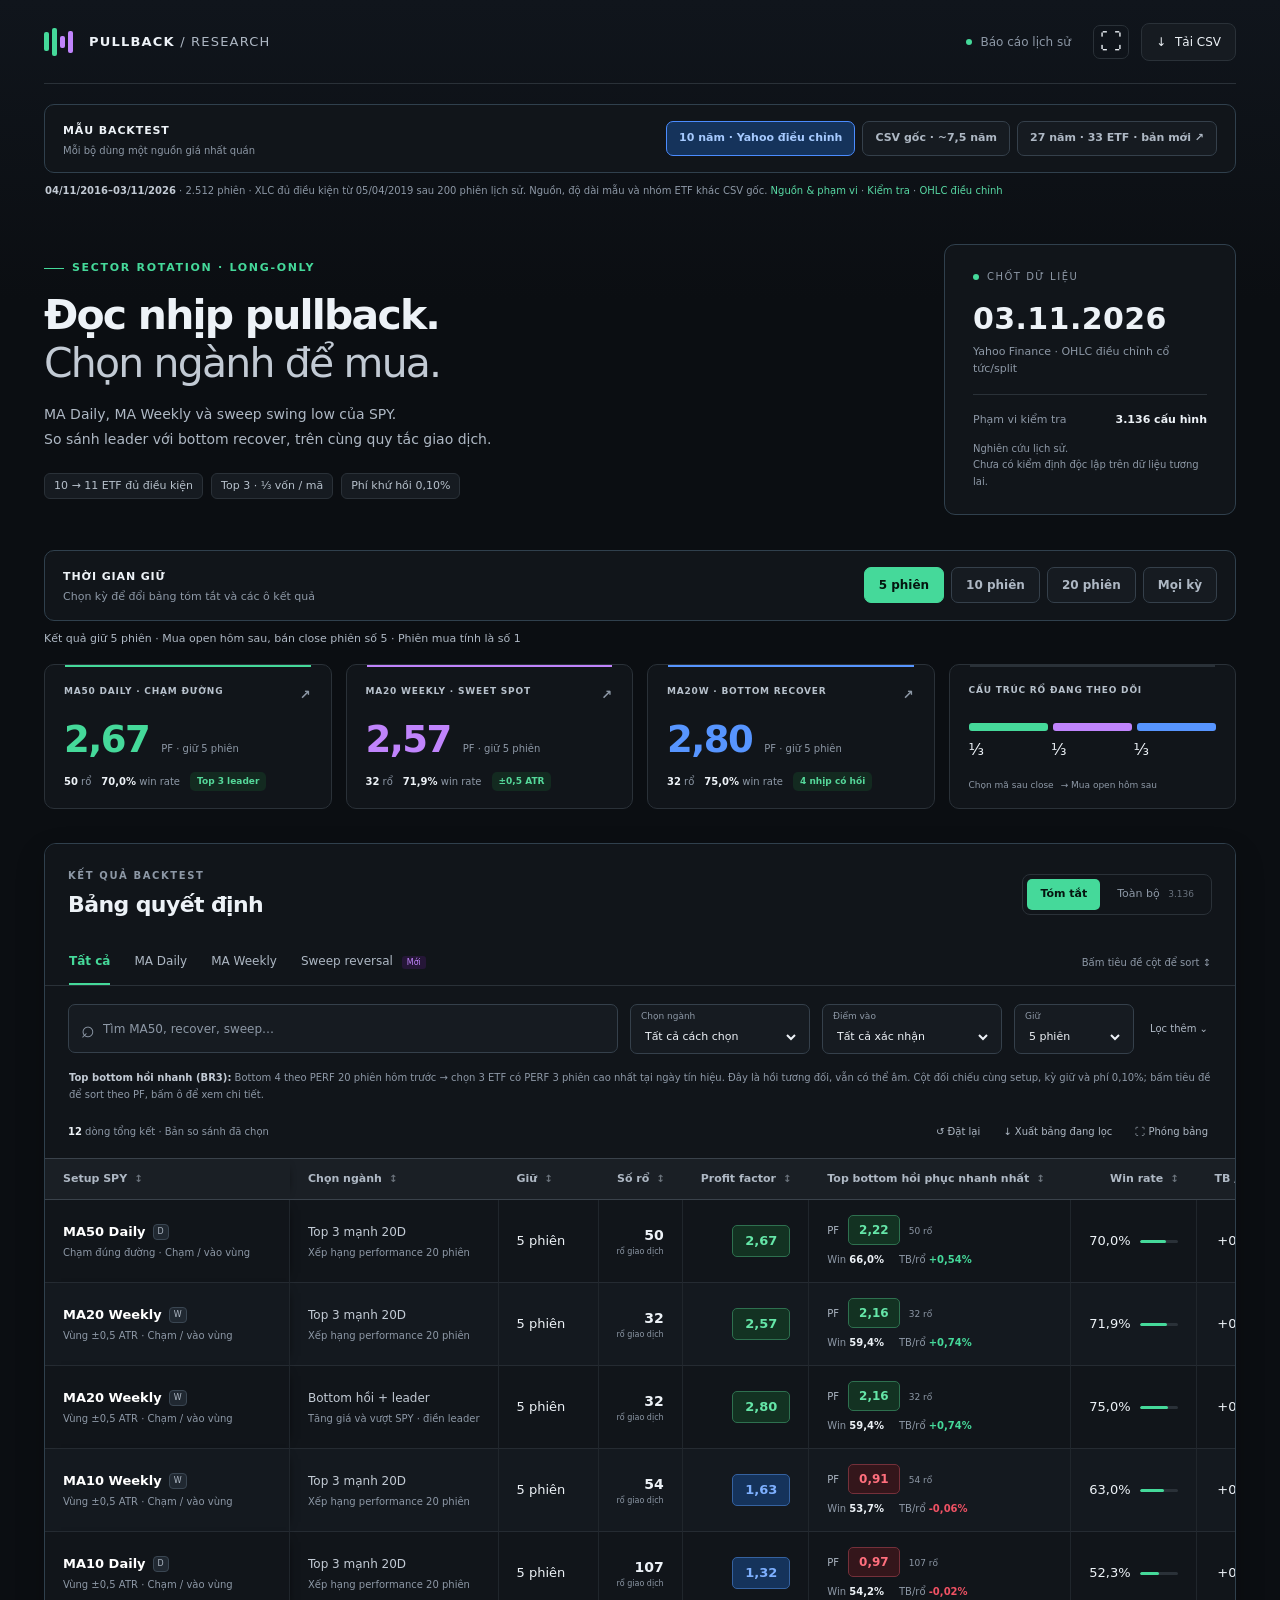
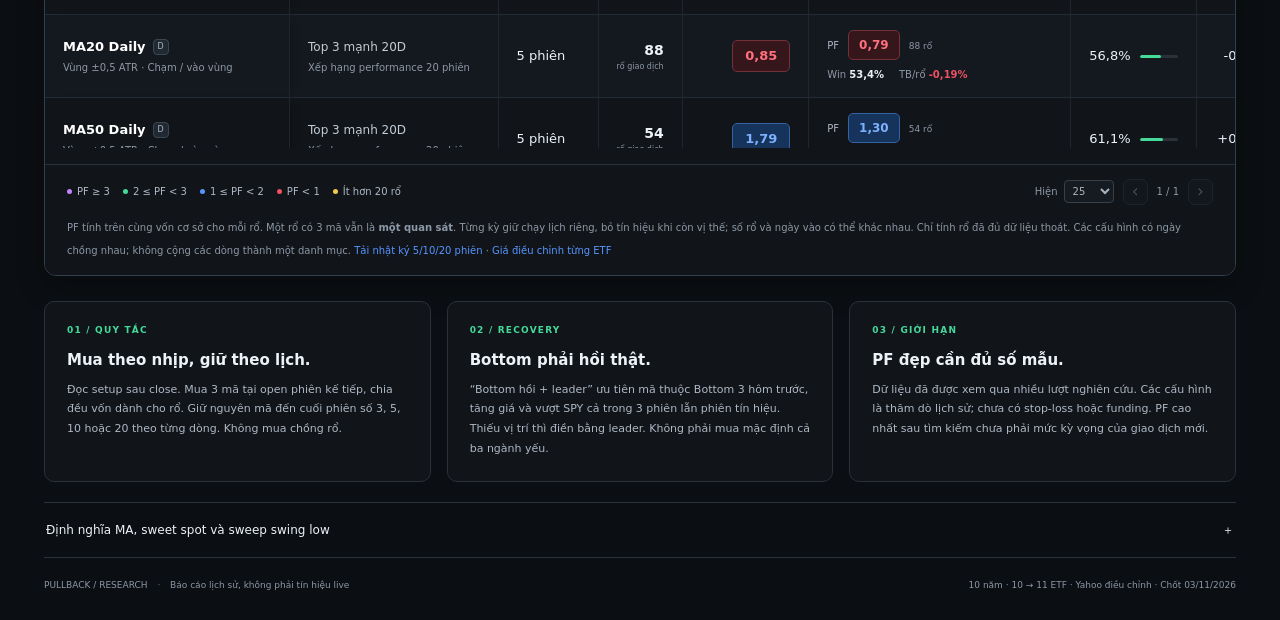
<file: index.html>
<!doctype html>
<html lang="vi">
<head>
  <meta charset="utf-8">
  <meta name="viewport" content="width=device-width, initial-scale=1">
  <meta name="theme-color" content="#10161d">
  <meta name="description" content="Báo cáo MA pullback và sweep reversal của SPY. Long-only, Top 3 ETF chia đều vốn; bảng kết quả có bộ lọc và sắp xếp.">
  <title>Pullback Research — Sector Rotation</title>
  <link rel="stylesheet" href="styles.css">
  <link rel="stylesheet" href="sector-theme.css?v=6">
  <script defer src="load-report.js?v=7"></script>
</head>
<body class="data-loading">
<div class="shell">
  <header class="topbar">
    <a class="brand" href="#" aria-label="Pullback Research, về đầu trang"><span class="brand-icon" aria-hidden="true"><i></i><i></i><i></i><i></i></span><span>PULLBACK<span class="brand-light"> / RESEARCH</span></span></a>
    <div class="top-actions"><span class="status-pill"><span class="status-dot"></span>Báo cáo lịch sử</span><button class="icon-button" id="fullscreen" aria-label="Xem toàn màn hình" title="Toàn màn hình">⛶</button><a class="button secondary" href="research-results.csv" download><span aria-hidden="true">↓</span> Tải CSV</a></div>
  </header>

  <main>
    <section class="sample-bar" aria-label="Chọn mẫu backtest"><div><b>MẪU BACKTEST</b><span>Mỗi bộ dùng một nguồn giá nhất quán</span></div><nav aria-label="Bộ dữ liệu"><a href="?sample=ten-year" data-sample="ten-year" class="active">10 năm · Yahoo điều chỉnh</a><a href="?sample=original" data-sample="original">CSV gốc · ~7,5 năm</a><a href="spy-pullback/">27 năm · 33 ETF · bản mới ↗</a></nav></section>
    <p class="sample-note" id="sample-note" role="status">Đang tải bộ dữ liệu…</p>
    <section class="hero" aria-labelledby="report-title">
      <div><div class="eyebrow"><span class="tiny-rule"></span> SECTOR ROTATION · LONG-ONLY</div><h1 id="report-title">Đọc nhịp pullback.<br><span>Chọn ngành để mua.</span></h1><p class="hero-description">MA Daily, MA Weekly và sweep swing low của SPY.<br>So sánh leader với bottom recover, trên cùng quy tắc giao dịch.</p><div class="hero-tags"><span>11 ETF ngành</span><span>Top 3 · ⅓ vốn / mã</span><span>Phí khứ hồi 0,10%</span></div></div>
      <aside class="report-stamp"><div class="stamp-header"><span class="stamp-dot"></span> CHỐT DỮ LIỆU</div><strong>03.11.2026</strong><p id="source-label">Đang tải bộ dữ liệu…</p><div class="stamp-divider"></div><div class="stamp-foot"><span>Phạm vi kiểm tra</span><b>3.136 cấu hình</b></div><small>Nghiên cứu lịch sử.<br>Chưa có kiểm định độc lập trên dữ liệu tương lai.</small></aside>
    </section>

    <section class="holding-bar" aria-label="Thời gian giữ backtest"><div><b>THỜI GIAN GIỮ</b><span>Chọn kỳ để đổi bảng tóm tắt và các ô kết quả</span></div><div class="holding-buttons" role="group" aria-label="Chọn nhanh kỳ giữ"><button data-hold="5" class="active" aria-pressed="true">5 phiên</button><button data-hold="10" aria-pressed="false">10 phiên</button><button data-hold="20" aria-pressed="false">20 phiên</button><button data-hold="" aria-pressed="false">Mọi kỳ</button></div></section>
    <p class="holding-context" id="holding-context" role="status">Kết quả giữ 5 phiên · Mua open hôm sau, bán close phiên số 5</p>
    <section class="metrics-grid" aria-label="Các điểm chính của báo cáo">
      <button class="metric-card accent-mint" data-spot="daily"><span class="metric-label">MA50 DAILY · CHẠM ĐƯỜNG <span>↗</span></span><div class="metric-main"><strong>3,41</strong><span>Profit factor</span></div><div class="metric-bottom"><span><b>42</b> rổ</span><span><b>76,2%</b> win rate</span><span class="tag mint">Top 3 leader</span></div></button>
      <button class="metric-card accent-purple" data-spot="weekly"><span class="metric-label">MA20 WEEKLY · SWEET SPOT <span>↗</span></span><div class="metric-main"><strong>2,86</strong><span>Profit factor</span></div><div class="metric-bottom"><span><b>29</b> rổ</span><span><b>72,4%</b> win rate</span><span class="tag purple">±0,5 ATR</span></div></button>
      <button class="metric-card accent-blue" data-spot="recover"><span class="metric-label">MA20W · BOTTOM RECOVER <span>↗</span></span><div class="metric-main"><strong>3,31</strong><span>Profit factor</span></div><div class="metric-bottom"><span><b>4</b> nhịp có đổi mã</span><span class="tag blue">Cần kiểm định tiếp</span></div></button>
      <div class="metric-card allocation-card"><span class="metric-label">CẤU TRÚC RỔ ĐANG THEO DÕI</span><div class="allocation-bar"><span></span><span></span><span></span></div><div class="allocation-numbers"><b>⅓</b><b>⅓</b><b>⅓</b></div><div class="metric-bottom"><span>Chọn mã sau close</span><span>→ Mua open hôm sau</span></div></div>
    </section>

    <section class="workspace" aria-labelledby="table-title">
      <div class="workspace-heading"><div><div class="eyebrow small">KẾT QUẢ BACKTEST</div><h2 id="table-title">Bảng quyết định</h2></div><div class="view-switch" role="group" aria-label="Chế độ xem"><button class="active" id="summary-view" aria-pressed="true">Tóm tắt</button><button id="all-view" aria-pressed="false">Toàn bộ <span>3.136</span></button></div></div>
      <div class="scope-tabs" role="group" aria-label="Nhóm setup"><button class="active" data-scope="all">Tất cả</button><button data-scope="daily">MA Daily</button><button data-scope="weekly">MA Weekly</button><button data-scope="sweep">Sweep reversal <span class="small-badge">Mới</span></button><span class="scope-note">Bấm tiêu đề cột để sort ↕</span></div>
      <div class="filter-panel">
        <label class="search-field"><span aria-hidden="true">⌕</span><input type="search" id="search" placeholder="Tìm MA50, recover, sweep…" aria-label="Tìm setup hoặc cách chọn ngành"></label>
        <label class="filter"><span>Chọn ngành</span><select id="policy"><option value="">Tất cả cách chọn</option></select></label>
        <label class="filter"><span>Điểm vào</span><select id="confirmation"><option value="">Tất cả xác nhận</option></select></label>
        <label class="filter narrow"><span>Giữ</span><select id="hold"><option value="">Mọi thời gian</option><option value="3">3 phiên</option><option value="5" selected>5 phiên</option><option value="10">10 phiên</option><option value="20">20 phiên</option></select></label>
        <button class="text-button" id="more-filters" aria-expanded="false">Lọc thêm <span aria-hidden="true">⌄</span></button>
      </div>
      <div id="advanced-filters" class="advanced-filters" hidden>
        <label class="filter"><span>MA / setup cụ thể</span><select id="ma"><option value="">Tất cả MA & sweep</option></select></label>
        <label class="filter"><span>Vùng quanh MA</span><select id="width"><option value="">Tất cả độ rộng</option><option value="0">Chạm đúng đường</option><option value="0.25">±0,25 ATR</option><option value="0.5">±0,5 ATR</option><option value="0.75">±0,75 ATR</option></select></label>
        <label class="filter narrow"><span>Tối thiểu số rổ</span><input id="min-n" type="number" min="0" max="1000" value="0"></label>
        <label class="filter narrow"><span>PF tối thiểu</span><input id="min-pf" type="number" min="0" step="0.1" value="0"></label>
        <label class="checkbox-filter"><input type="checkbox" id="benchmark"> Hiện SPY đối chiếu</label>
      </div>
      <p class="bottom-note"><b>Top bottom hồi nhanh (BR3):</b> Bottom 4 theo PERF 20 phiên hôm trước → chọn 3 ETF có PERF 3 phiên cao nhất tại ngày tín hiệu. Đây là hồi tương đối, vẫn có thể âm. Cột đối chiếu cùng setup, kỳ giữ và phí 0,10%; bấm tiêu đề để sort theo PF, bấm ô để xem chi tiết.</p>
      <div class="results-toolbar"><p id="result-count" role="status" aria-live="polite"></p><div class="toolbar-buttons"><button class="text-button" id="reset">↺ Đặt lại</button><button class="text-button" id="export">↓ Xuất bảng đang lọc</button><button class="text-button" id="table-fullscreen" title="Mở riêng bảng toàn màn hình">⛶ Phóng bảng</button></div></div>
      <div class="table-scroll" id="table-scroll" tabindex="0" aria-label="Bảng kết quả, cuộn ngang để xem thêm chỉ số">
        <table id="research-table"><thead><tr id="table-head"></tr></thead><tbody id="table-body"></tbody></table>
        <div class="empty-state" id="empty" hidden><span>⌕</span><h3>Chưa có kết quả phù hợp</h3><p>Giảm số rổ tối thiểu hoặc xóa bớt bộ lọc.</p><button class="button secondary" id="empty-reset">Đặt lại bộ lọc</button></div>
      </div>
      <div class="horizontal-scroll" id="horizontal-scroll" tabindex="0" aria-label="Thanh cuộn ngang bảng"><div id="horizontal-width"></div></div>
      <div class="table-footer"><div class="legend"><span><i class="legend-dot purple-dot"></i>PF ≥ 3</span><span><i class="legend-dot green-dot"></i>2 ≤ PF &lt; 3</span><span><i class="legend-dot blue-dot"></i>1 ≤ PF &lt; 2</span><span><i class="legend-dot red-dot"></i>PF &lt; 1</span><span><i class="legend-dot amber-dot"></i>Ít hơn 20 rổ</span></div><div class="pagination"><label>Hiện <select id="page-size" aria-label="Số dòng mỗi trang"><option>25</option><option>50</option><option>100</option></select></label><button id="prev-page" class="icon-button" aria-label="Trang trước">‹</button><span id="page-info"></span><button id="next-page" class="icon-button" aria-label="Trang sau">›</button></div></div>
      <p class="table-caption">PF tính trên cùng vốn cơ sở cho mỗi rổ. Một rổ có 3 mã vẫn là <b>một quan sát</b>. Từng kỳ giữ chạy lịch riêng, bỏ tín hiệu khi còn vị thế; số rổ và ngày vào có thể khác nhau. Chỉ tính rổ đã đủ dữ liệu thoát. Các cấu hình có ngày chồng nhau; không cộng các dòng thành một danh mục. <a href="holding_comparison_baskets.csv" download>Tải nhật ký 5/10/20 phiên</a> · <a href="holding_comparison_legs.csv" download>Giá khớp từng ETF</a></p>
    </section>

    <section class="reading-grid" aria-label="Hướng dẫn đọc báo cáo">
      <article class="reading-card"><div class="reading-icon mint-text">01 / QUY TẮC</div><h3>Mua theo nhịp, giữ theo lịch.</h3><p>Đọc setup sau close. Mua 3 mã tại open phiên kế tiếp, chia đều vốn dành cho rổ. Giữ nguyên mã đến cuối phiên số 3, 5, 10 hoặc 20 theo từng dòng. Không mua chồng rổ.</p></article>
      <article class="reading-card"><div class="reading-icon purple-text">02 / RECOVERY</div><h3>Bottom phải hồi thật.</h3><p>“Bottom hồi + leader” ưu tiên mã thuộc Bottom 3 hôm trước, tăng giá và vượt SPY cả trong 3 phiên lẫn phiên tín hiệu. Thiếu vị trí thì điền bằng leader. Không phải mua mặc định cả ba ngành yếu.</p></article>
      <article class="reading-card"><div class="reading-icon amber-text">03 / GIỚI HẠN</div><h3>PF đẹp cần đủ số mẫu.</h3><p>Dữ liệu đã được xem qua nhiều lượt nghiên cứu. Các cấu hình là thăm dò lịch sử; chưa có stop-loss hoặc funding. PF cao nhất sau tìm kiếm chưa phải mức kỳ vọng của giao dịch mới.</p></article>
    </section>

    <details class="methodology"><summary>Định nghĩa MA, sweet spot và sweep swing low <span>＋</span></summary><div class="methodology-content"><p><b>MA:</b> SMA tính lại từ close. MA Daily lấy phiên trước; MA Weekly chỉ dùng tuần đã hoàn tất. Vùng sweet spot = MA ± độ rộng × ATR14 Wilder phiên trước.</p><p><b>Nhịp mới:</b> SPY từ trên quay xuống chạm đường hoặc đi vào vùng, sau 3 phiên chưa chạm. Gap xuyên cũng được tính. “Giữ MA” yêu cầu close ngày chạm ≥ tâm MA. “Lấy lại MA” chờ lần đầu close ≥ tâm MA trong ngày chạm hoặc tối đa 5 phiên sau.</p><p><b>Sweep:</b> swing low thấp hơn 2 nến trái và 2 nến phải, chỉ dùng sau xác nhận và không quá 40 phiên tuổi. SPY low xuyên đáy rồi close lấy lại đáy. Bản xác nhận đợi ngay phiên tiếp theo close vượt high nến sweep.</p><p><b>Chi phí & rủi ro:</b> 0,10% khứ hồi theo số vốn đầu tư, không nhân 3 vì có 3 mã. Chưa có thuế/funding hoặc hard stop. Drawdown trong bảng chi tiết chỉ tại thời điểm đóng rổ, không phải drawdown toàn bộ thời gian giữ. Price return dựa trên CSV cung cấp; chưa xác minh thiết lập điều chỉnh dividend/split.</p><a href="research-methodology.md" download>↓ Tải bản phương pháp và tổng kết</a></div></details>
    <footer class="page-footer"><span>PULLBACK / RESEARCH <i>·</i> Báo cáo lịch sử, không phải tín hiệu live</span><span>11 ngành <i>·</i> Long-only <i>·</i> Dữ liệu đến 03.11.2026</span></footer>
  </main>
</div>

<div id="drawer-backdrop" class="drawer-backdrop" hidden></div>
<aside id="detail-drawer" class="detail-drawer" role="dialog" aria-modal="true" aria-labelledby="detail-title" hidden><div class="drawer-top"><span class="eyebrow small">CHI TIẾT CẤU HÌNH</span><button id="close-drawer" class="icon-button" aria-label="Đóng chi tiết">×</button></div><div id="detail-content"></div></aside>
<div id="toast" class="toast" role="status" hidden></div>
</body>
</html>
</file>
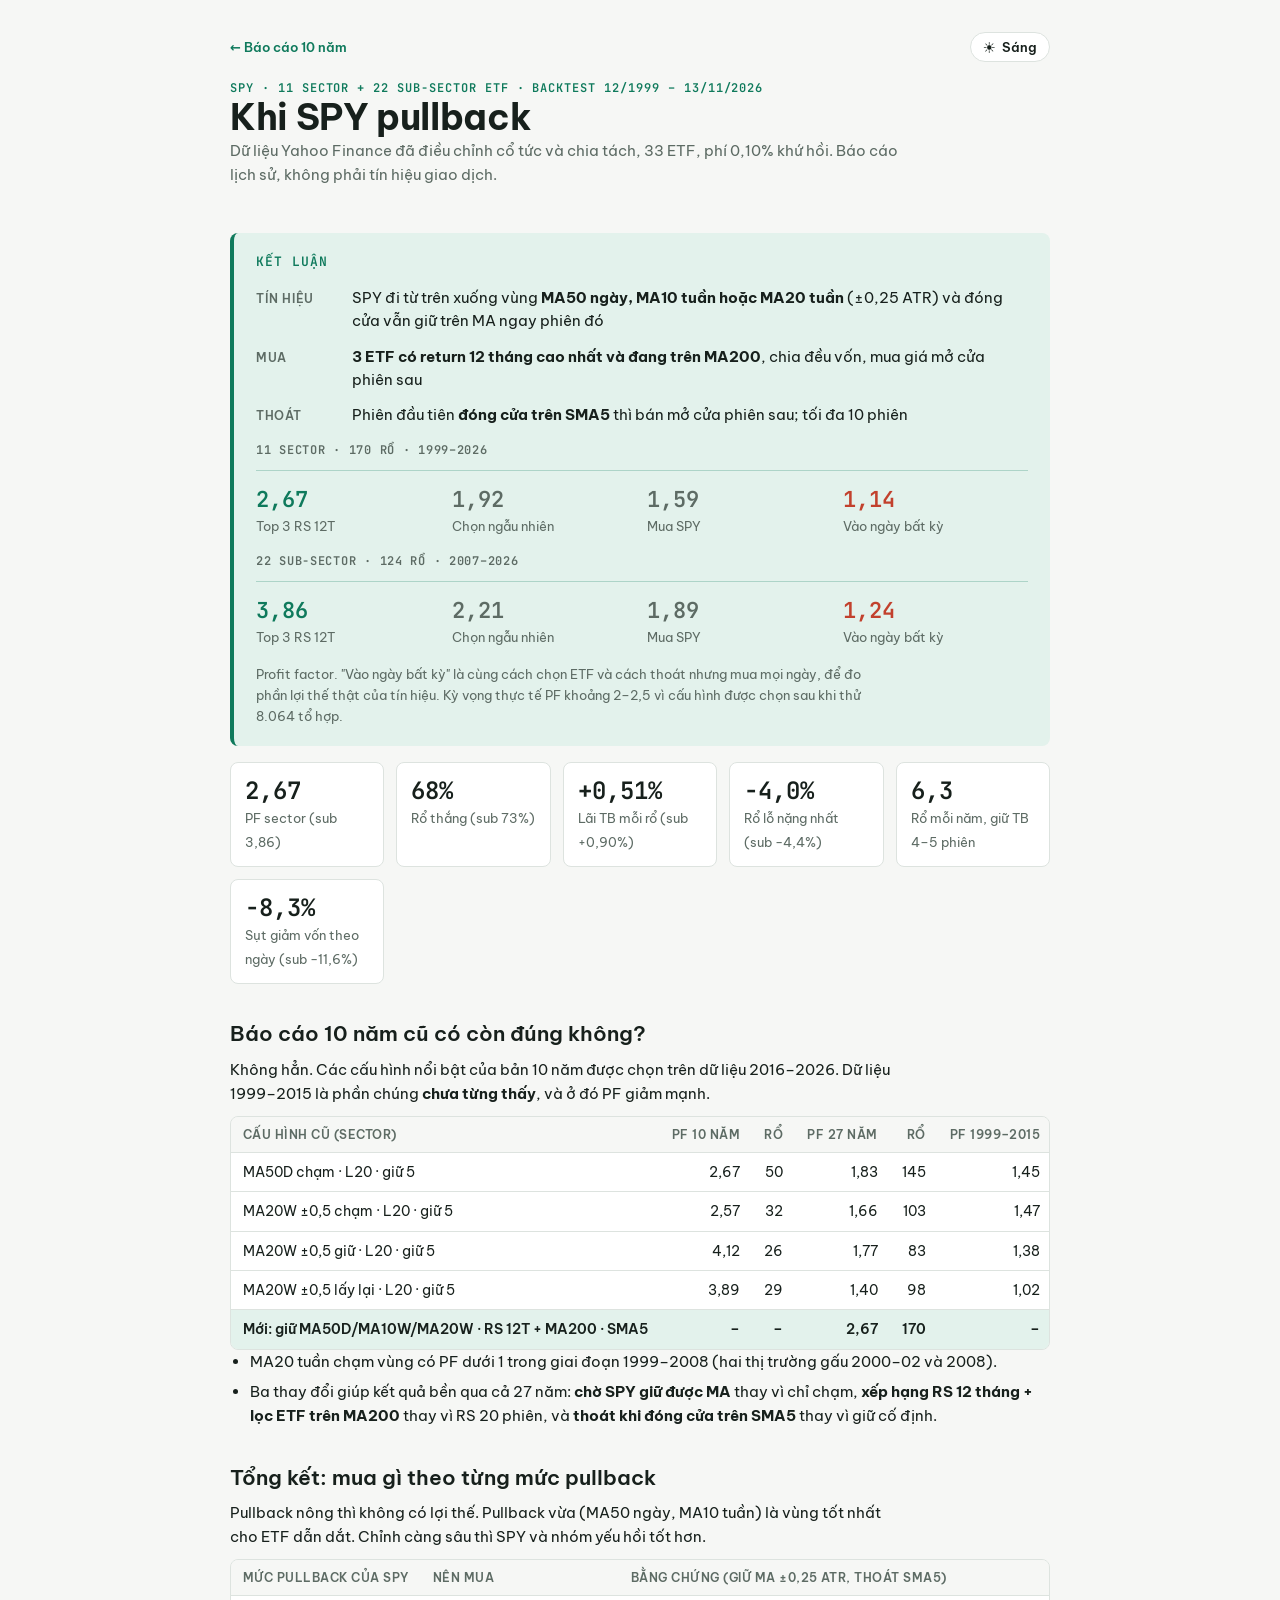
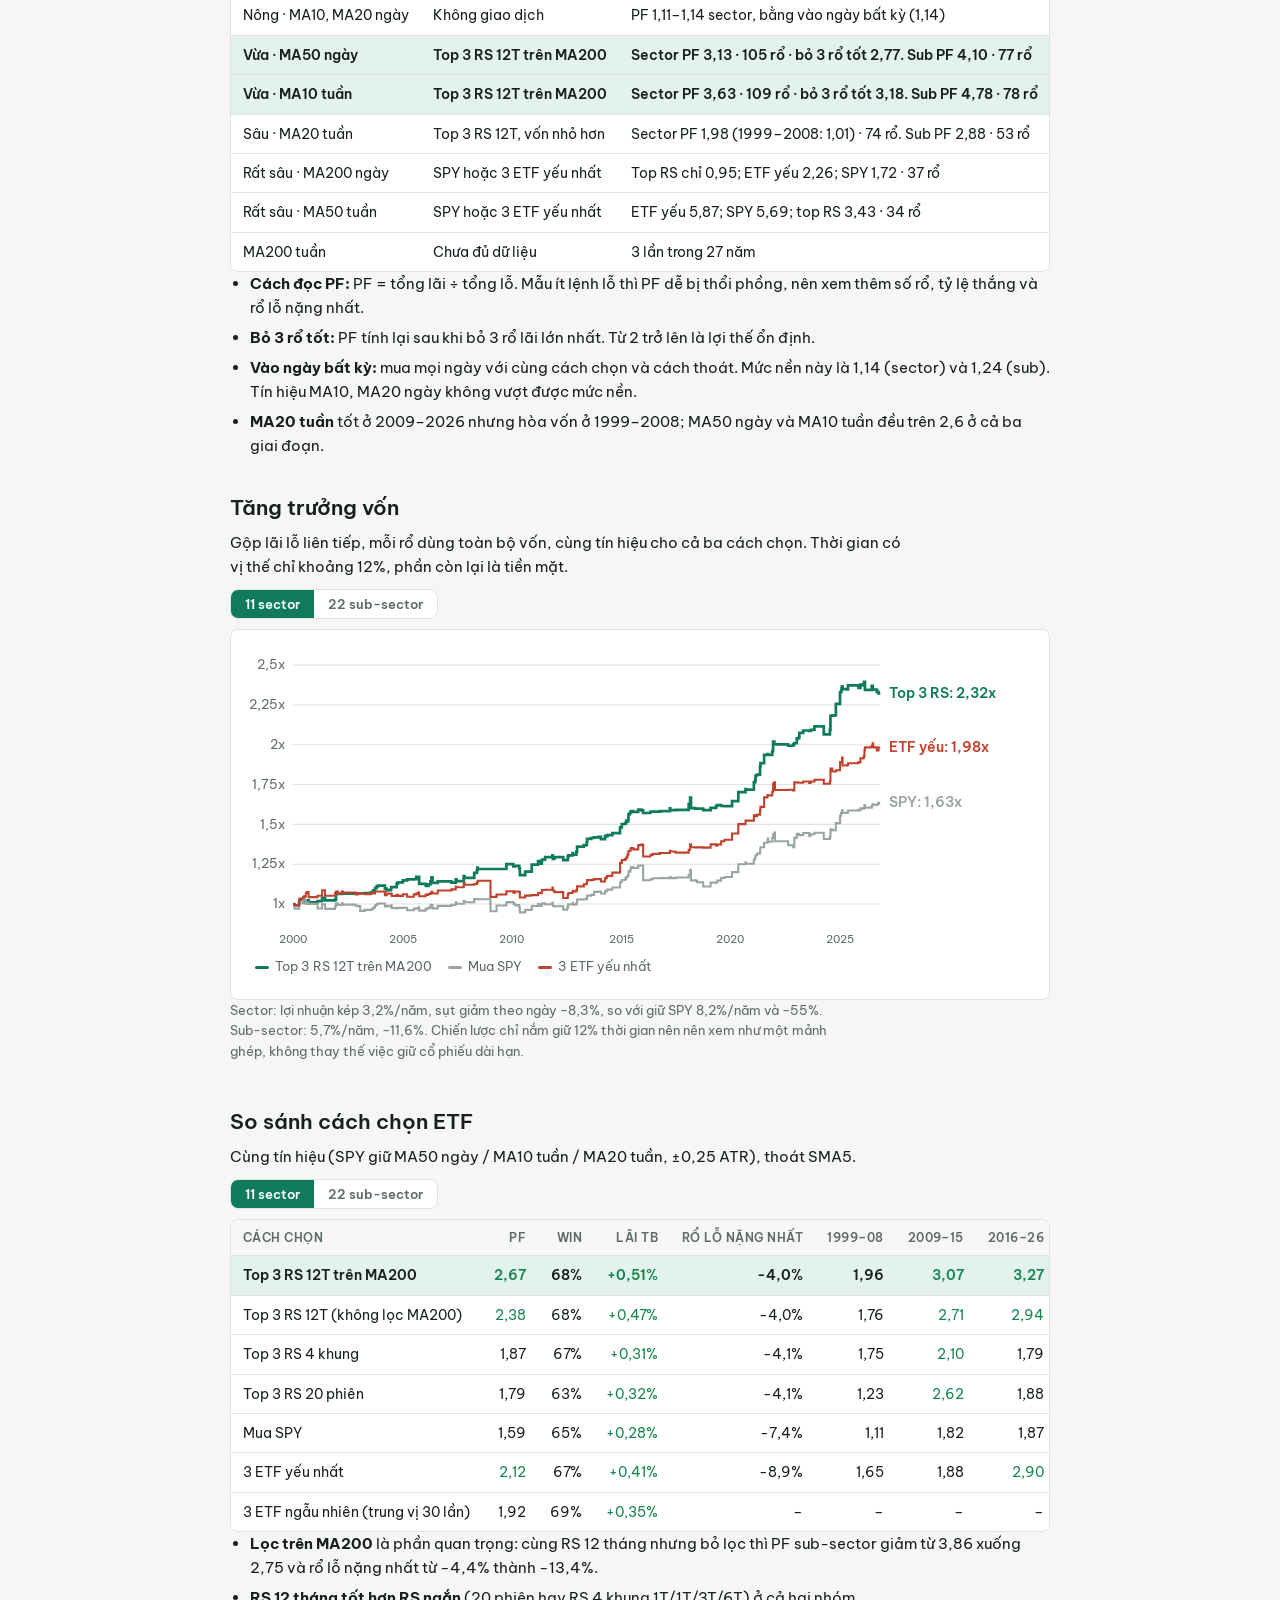
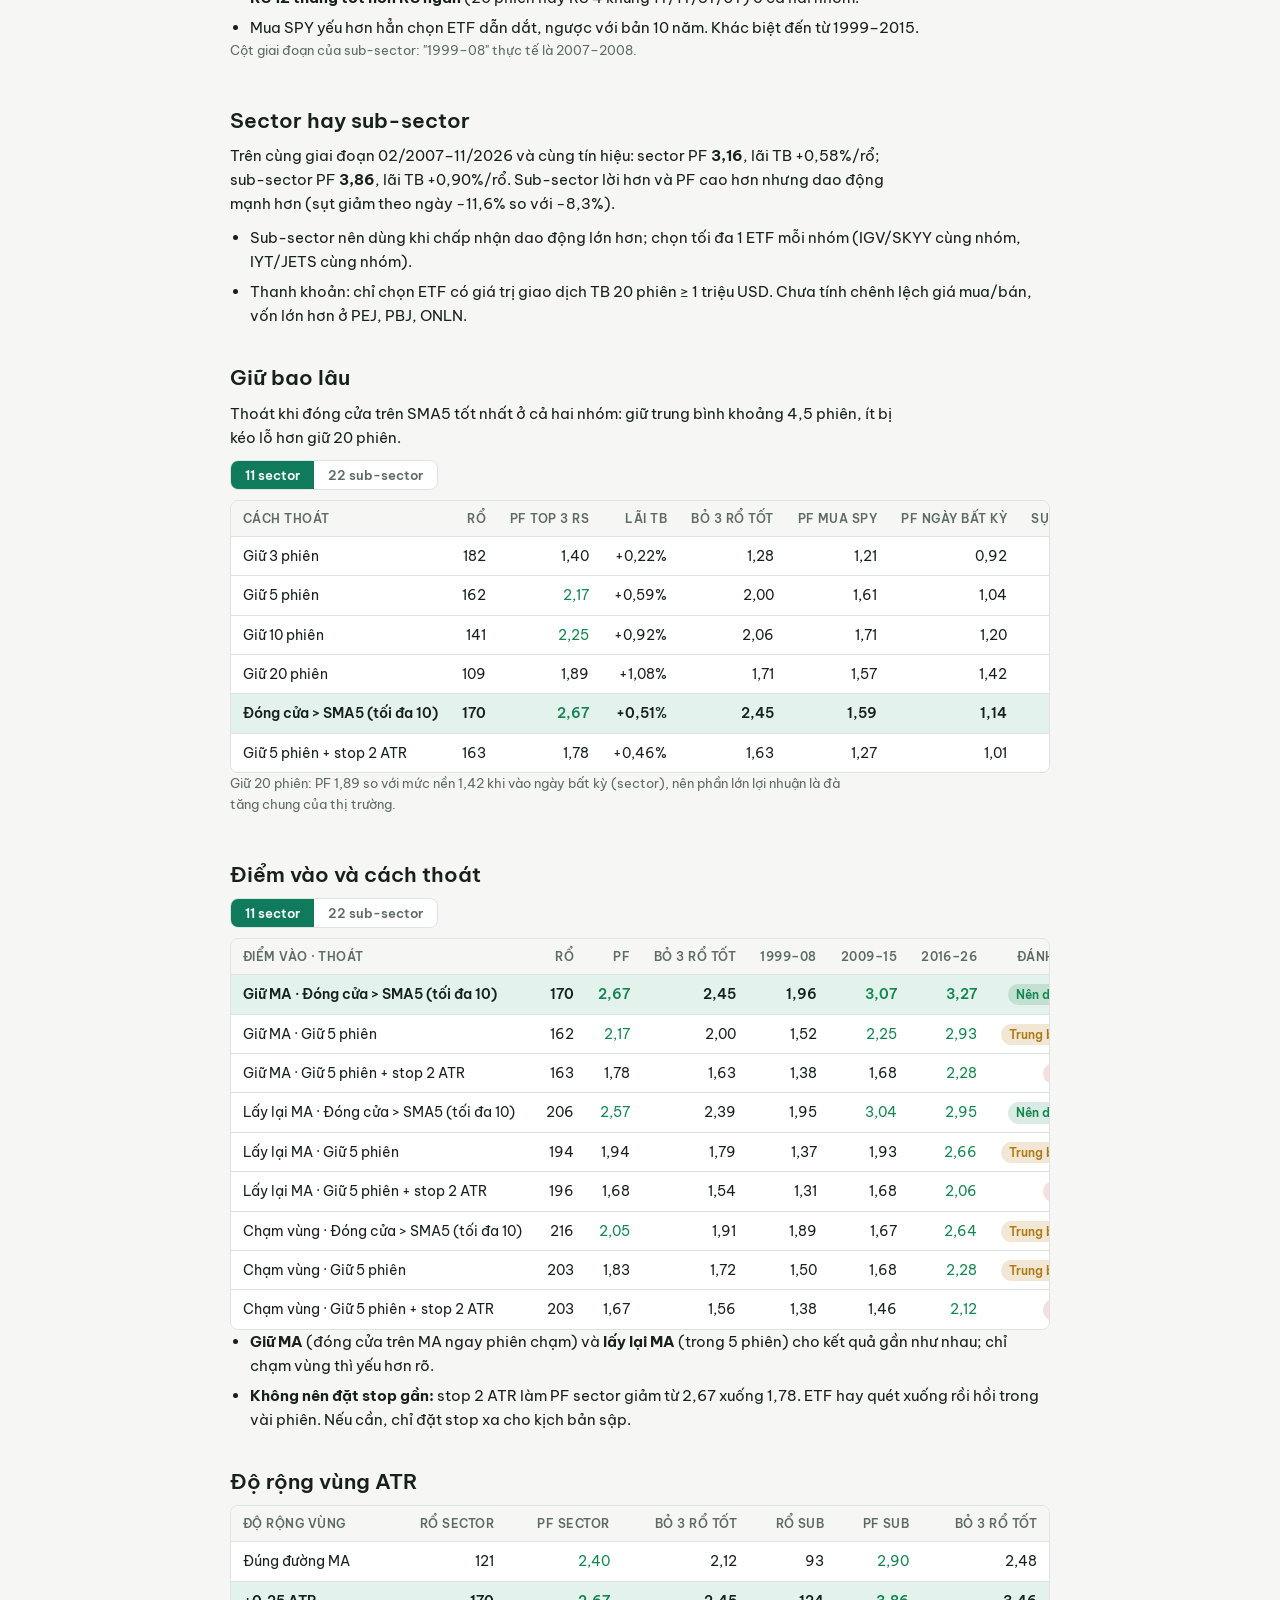
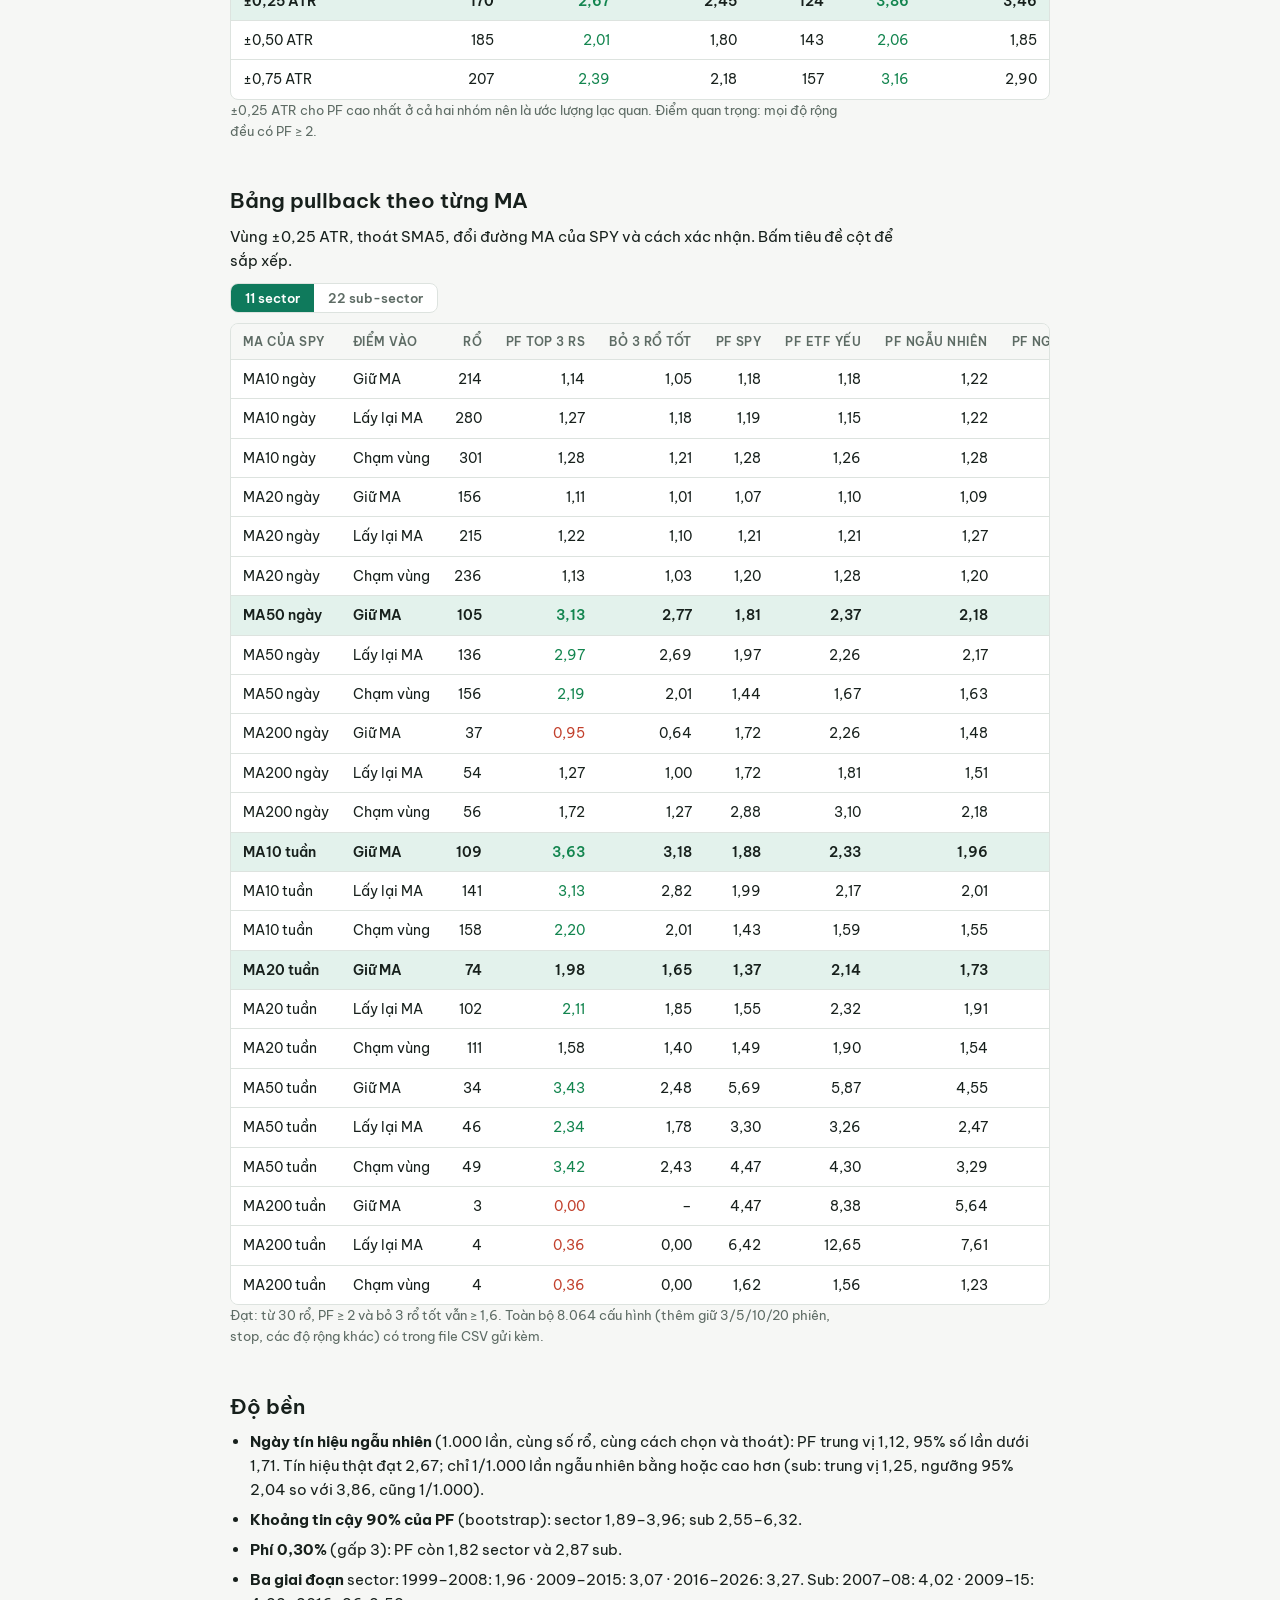
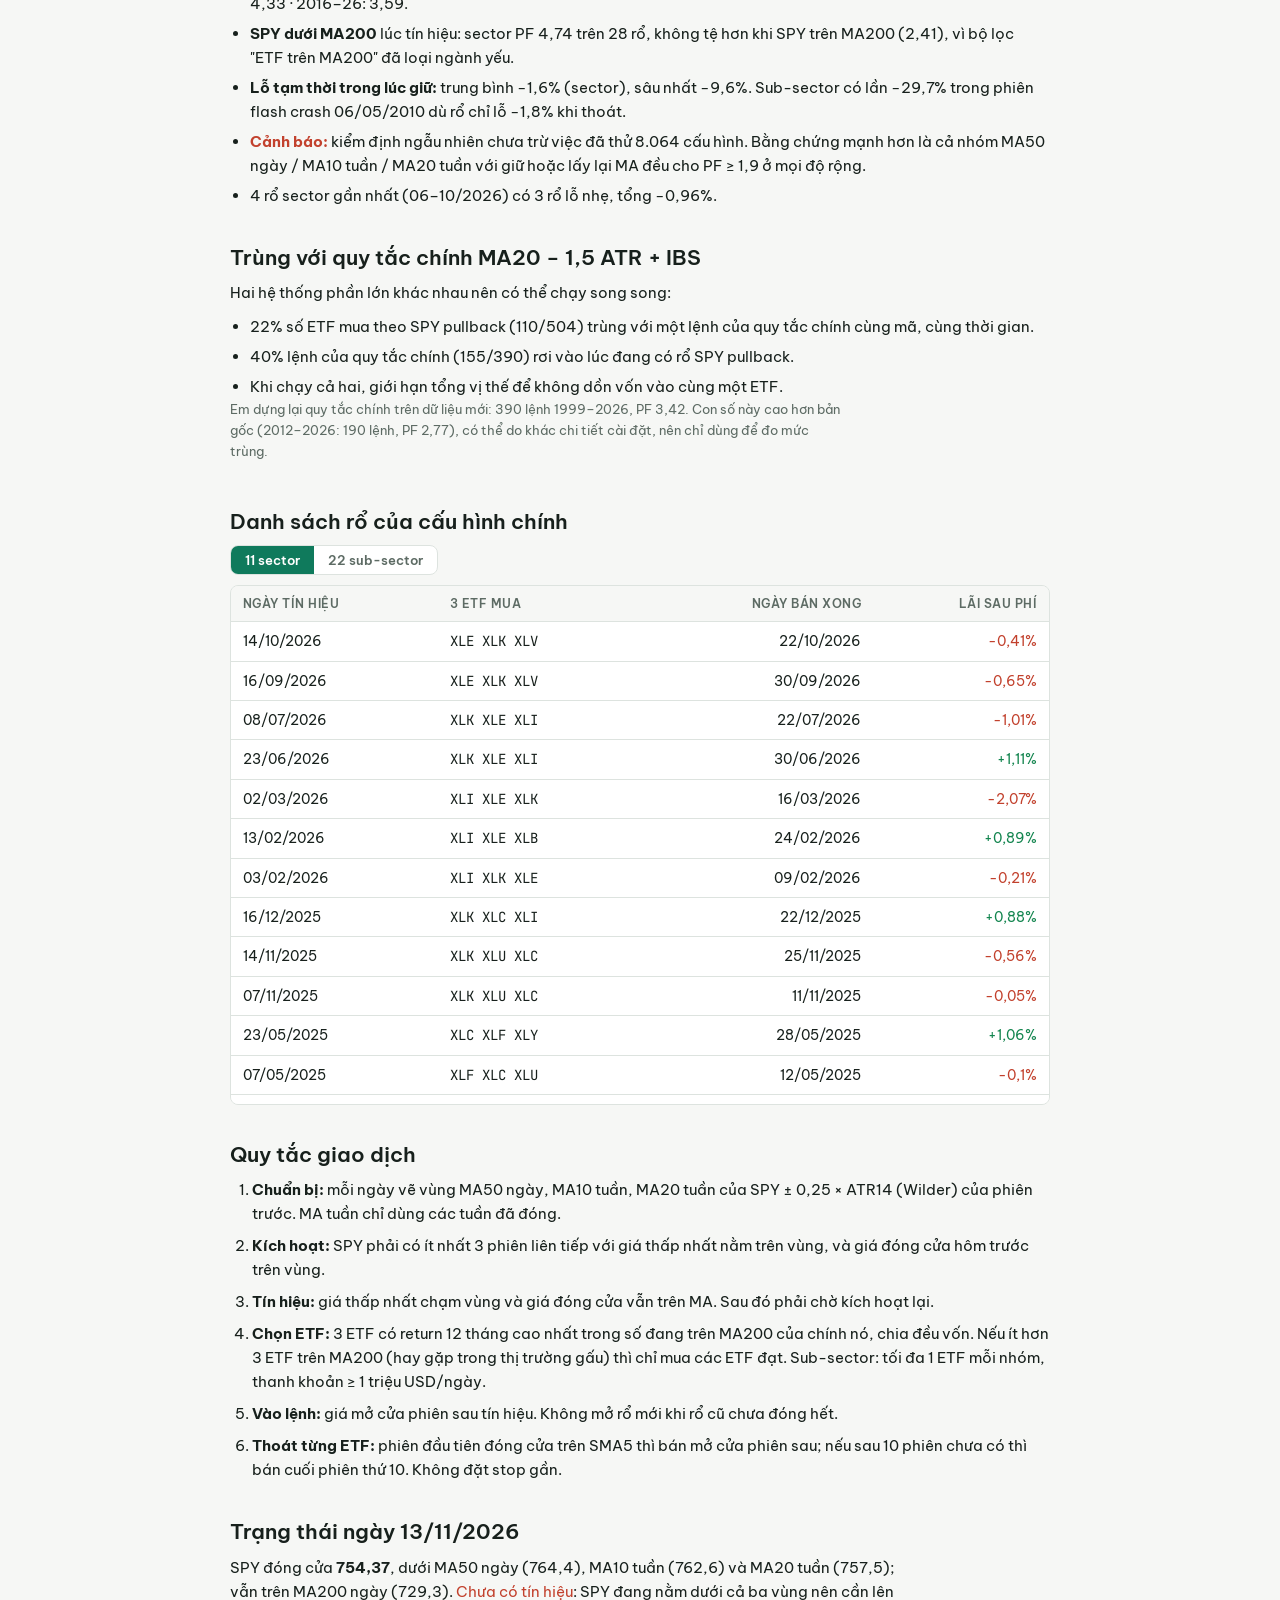
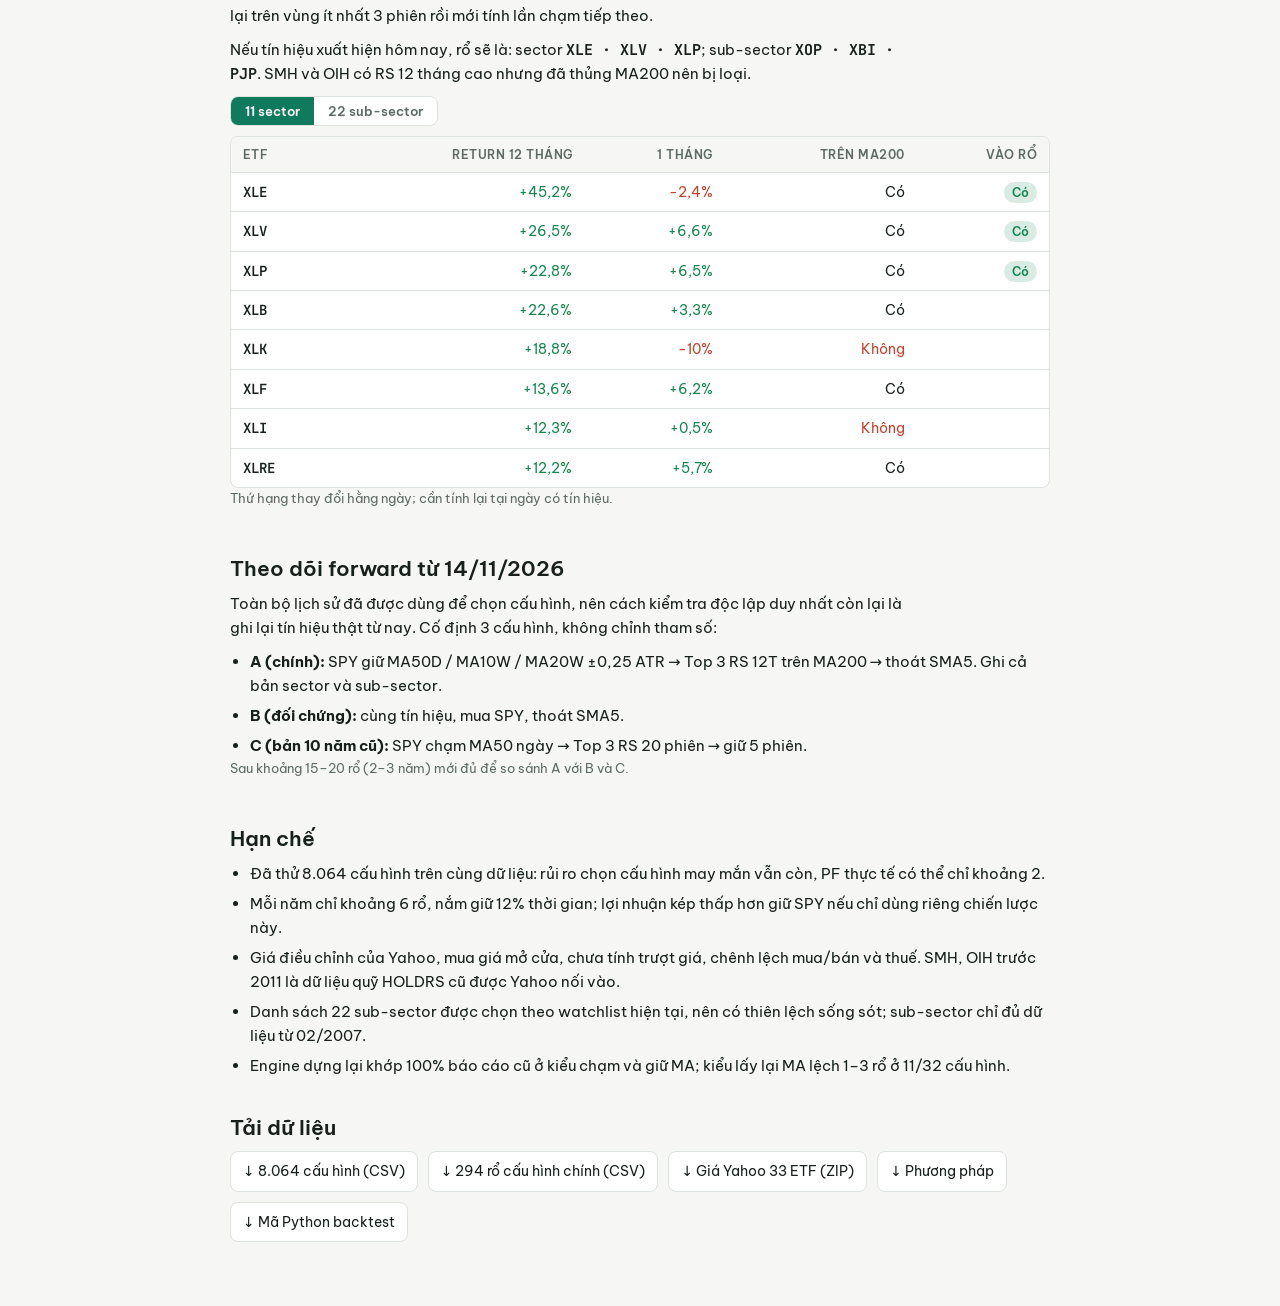
<file: spy-pullback/index.html>
<!DOCTYPE html>
<html lang="vi"><head><meta charset="utf-8"><meta name="viewport" content="width=device-width,initial-scale=1,viewport-fit=cover">
<title>Khi SPY pullback</title>
<link rel="stylesheet" href="https://fonts.googleapis.com/css2?family=Be+Vietnam+Pro:wght@400;500;600;700&family=JetBrains+Mono:wght@400;600&display=swap">
<style>
:root{--bg:#f6f7f5;--panel:#ffffff;--fg:#17201c;--muted:#5d6b64;--line:#dde3df;--accent:#0f7a5c;--accent-soft:#e3f2ec;--good:#13854f;--bad:#c2412d;--warn:#b07a12;--grey:#9aa5a0;--blue:#2f6db5;
--display:"Be Vietnam Pro",system-ui,sans-serif;--body:"Be Vietnam Pro",system-ui,sans-serif;--mono:"JetBrains Mono",ui-monospace,monospace;color-scheme:light}
@media (prefers-color-scheme:dark){:root:not([data-theme="light"]){--bg:#101513;--panel:#171e1b;--fg:#e6ece9;--muted:#9aa8a1;--line:#27312d;--accent:#3ccf9b;--accent-soft:#16312a;--good:#4cc786;--bad:#f07a63;--warn:#e0b04a;--grey:#5e6a65;--blue:#7fb0f0;color-scheme:dark}}
:root[data-theme="dark"]{--bg:#101513;--panel:#171e1b;--fg:#e6ece9;--muted:#9aa8a1;--line:#27312d;--accent:#3ccf9b;--accent-soft:#16312a;--good:#4cc786;--bad:#f07a63;--warn:#e0b04a;--grey:#5e6a65;--blue:#7fb0f0;color-scheme:dark}
*{box-sizing:border-box}
body{margin:0;background:var(--bg);color:var(--fg);font:15px/1.6 var(--body);padding-left:max(16px,env(safe-area-inset-left,0px));padding-right:max(16px,env(safe-area-inset-right,0px));padding-top:calc(32px + env(safe-area-inset-top,0px));padding-bottom:calc(64px + env(safe-area-inset-bottom,0px))}
main{max-width:820px;margin:0 auto;display:flex;flex-direction:column;gap:36px}
h1{font:700 clamp(26px,4vw,36px)/1.2 var(--display);margin:0;text-wrap:balance;letter-spacing:-.01em}
h2{font:600 21px/1.3 var(--display);margin:0 0 10px;text-wrap:balance}
h3{font:600 15px/1.3 var(--display);margin:14px 0 8px;color:var(--muted)}
p{margin:0 0 10px;max-width:68ch}
.eyebrow{font:600 12px var(--mono);letter-spacing:.08em;text-transform:uppercase;color:var(--accent)}
.sub{color:var(--muted)}
.verdict{background:var(--accent-soft);border-left:4px solid var(--accent);padding:20px 22px;border-radius:8px;display:flex;flex-direction:column;gap:16px}
.v-title{font:600 13px var(--mono);letter-spacing:.08em;text-transform:uppercase;color:var(--accent)}
.v-grid{display:flex;flex-direction:column;gap:12px}
.v-item{display:grid;grid-template-columns:84px 1fr;gap:12px;align-items:baseline;line-height:1.55}
.v-label{font-size:12px;font-weight:600;text-transform:uppercase;letter-spacing:.05em;color:var(--muted)}
.v-row-label{font:600 12px var(--mono);letter-spacing:.06em;text-transform:uppercase;color:var(--muted);margin-bottom:-4px}
.v-compare{display:grid;grid-template-columns:repeat(auto-fit,minmax(120px,1fr));gap:10px;padding-top:14px;border-top:1px solid color-mix(in srgb,var(--accent) 25%,transparent)}
.v-compare div{display:flex;flex-direction:column;gap:2px}
.v-compare b{font:600 22px var(--mono);font-variant-numeric:tabular-nums;color:var(--accent)}
.v-compare .weak b{color:var(--bad)}
.v-compare .mid b{color:var(--muted)}
.v-compare span{font-size:13px;color:var(--muted)}
.v-note{margin:0;font-size:13px;color:var(--muted)}
@media (max-width:480px){.v-item{grid-template-columns:1fr;gap:2px}}
.kpis{display:grid;grid-template-columns:repeat(auto-fit,minmax(150px,1fr));gap:12px;margin-top:16px}
.kpi{background:var(--panel);border:1px solid var(--line);border-radius:8px;padding:12px 14px}
.kpi b{display:block;font:600 24px var(--mono);font-variant-numeric:tabular-nums}
.kpi span{font-size:13px;color:var(--muted)}
.box{overflow-x:auto;border:1px solid var(--line);border-radius:8px;background:var(--panel)}
table{border-collapse:collapse;width:100%;font-size:14px;font-variant-numeric:tabular-nums}
th,td{padding:8px 12px;text-align:right;border-bottom:1px solid var(--line);white-space:nowrap}
th:first-child,td:first-child{text-align:left}
th{font-weight:600;color:var(--muted);font-size:12px;text-transform:uppercase;letter-spacing:.04em;background:var(--bg)}
tr:last-child td{border-bottom:0}
tr.hl td{background:var(--accent-soft);font-weight:600}
td.l,th.l{text-align:left}
.good{color:var(--good)}.bad{color:var(--bad)}.warn{color:var(--warn)}
.pill{display:inline-block;padding:1px 8px;border-radius:99px;font-size:12px;font-weight:600}
.pill.g{background:color-mix(in srgb,var(--good) 16%,transparent);color:var(--good)}
.pill.b{background:color-mix(in srgb,var(--bad) 16%,transparent);color:var(--bad)}
.pill.w{background:color-mix(in srgb,var(--warn) 18%,transparent);color:var(--warn)}
ol.rules{margin:0;padding-left:22px;display:flex;flex-direction:column;gap:8px}
ul{margin:0;padding-left:20px;display:flex;flex-direction:column;gap:6px}
.chart{padding:12px}
.chart svg{display:block;width:100%;height:auto}
.legend{display:flex;gap:16px;flex-wrap:wrap;font-size:13px;color:var(--muted);padding:0 12px 10px}
.legend i{display:inline-block;width:14px;height:3px;vertical-align:middle;margin-right:6px;border-radius:2px}
.note{font-size:13px;color:var(--muted)}
.tabs{display:inline-flex;border:1px solid var(--line);border-radius:8px;overflow:hidden;margin:0 0 10px;background:var(--panel)}
.tabs button{font:600 13px var(--body);border:0;background:transparent;color:var(--muted);padding:6px 14px;cursor:pointer}
.tabs button[aria-pressed="true"]{background:var(--accent);color:var(--panel)}
th.sortable{cursor:pointer}
.mono{font-family:var(--mono)}
.topbar{display:flex;justify-content:space-between;align-items:center;gap:12px;flex-wrap:wrap;margin-bottom:18px}
.topbar a{color:var(--accent);font-size:13px;font-weight:600;text-decoration:none}
.theme-btn{display:inline-flex;align-items:center;gap:6px;font:600 13px var(--body);color:var(--fg);background:var(--panel);border:1px solid var(--line);border-radius:99px;padding:6px 12px;cursor:pointer}
.theme-btn:hover{border-color:var(--accent)}
.theme-btn .ico{font-size:15px;line-height:1}
.dl{display:flex;flex-wrap:wrap;gap:10px}
.dl a{display:inline-block;padding:8px 12px;border:1px solid var(--line);border-radius:8px;background:var(--panel);color:var(--fg);text-decoration:none;font-size:14px}
.dl a:hover{border-color:var(--accent);color:var(--accent)}
</style><script>try{var t=localStorage.getItem('spy-pullback-theme');if(t==='light'||t==='dark')document.documentElement.dataset.theme=t;}catch(e){}</script>
</head>
<body>
<main>
<header>
<div class="topbar"><a href="../?sample=ten-year">← Báo cáo 10 năm</a><button class="theme-btn" id="themeBtn" type="button" aria-label="Chuyển giao diện sáng hoặc tối"><span class="ico" aria-hidden="true">☀</span><span class="lbl">Sáng</span></button></div>
<div class="eyebrow">SPY · 11 sector + 22 sub-sector ETF · Backtest 12/1999 – 13/11/2026</div>
<h1>Khi SPY pullback</h1>
<p class="sub">Dữ liệu Yahoo Finance đã điều chỉnh cổ tức và chia tách, 33 ETF, phí 0,10% khứ hồi. Báo cáo lịch sử, không phải tín hiệu giao dịch.</p>
</header>

<section>
<div class="verdict">
<div class="v-title">Kết luận</div>
<div class="v-grid">
<div class="v-item"><span class="v-label">Tín hiệu</span><span>SPY đi từ trên xuống vùng <b>MA50 ngày, MA10 tuần hoặc MA20 tuần</b> (±0,25 ATR) và đóng cửa vẫn giữ trên MA ngay phiên đó</span></div>
<div class="v-item"><span class="v-label">Mua</span><span><b>3 ETF có return 12 tháng cao nhất và đang trên MA200</b>, chia đều vốn, mua giá mở cửa phiên sau</span></div>
<div class="v-item"><span class="v-label">Thoát</span><span>Phiên đầu tiên <b>đóng cửa trên SMA5</b> thì bán mở cửa phiên sau; tối đa 10 phiên</span></div>
</div>
<div class="v-row-label">11 sector · 170 rổ · 1999–2026</div>
<div class="v-compare">
<div><b>2,67</b><span>Top 3 RS 12T</span></div>
<div class="mid"><b>1,92</b><span>Chọn ngẫu nhiên</span></div>
<div class="mid"><b>1,59</b><span>Mua SPY</span></div>
<div class="weak"><b>1,14</b><span>Vào ngày bất kỳ</span></div>
</div>
<div class="v-row-label">22 sub-sector · 124 rổ · 2007–2026</div>
<div class="v-compare">
<div><b>3,86</b><span>Top 3 RS 12T</span></div>
<div class="mid"><b>2,21</b><span>Chọn ngẫu nhiên</span></div>
<div class="mid"><b>1,89</b><span>Mua SPY</span></div>
<div class="weak"><b>1,24</b><span>Vào ngày bất kỳ</span></div>
</div>
<p class="v-note">Profit factor. "Vào ngày bất kỳ" là cùng cách chọn ETF và cách thoát nhưng mua mọi ngày, để đo phần lợi thế thật của tín hiệu. Kỳ vọng thực tế PF khoảng 2–2,5 vì cấu hình được chọn sau khi thử 8.064 tổ hợp.</p>
</div>
<div class="kpis">
<div class="kpi"><b>2,67</b><span>PF sector (sub 3,86)</span></div>
<div class="kpi"><b>68%</b><span>Rổ thắng (sub 73%)</span></div>
<div class="kpi"><b>+0,51%</b><span>Lãi TB mỗi rổ (sub +0,90%)</span></div>
<div class="kpi"><b>−4,0%</b><span>Rổ lỗ nặng nhất (sub −4,4%)</span></div>
<div class="kpi"><b>6,3</b><span>Rổ mỗi năm, giữ TB 4–5 phiên</span></div>
<div class="kpi"><b>−8,3%</b><span>Sụt giảm vốn theo ngày (sub −11,6%)</span></div>
</div>
</section>

<section>
<h2>Báo cáo 10 năm cũ có còn đúng không?</h2>
<p>Không hẳn. Các cấu hình nổi bật của bản 10 năm được chọn trên dữ liệu 2016–2026. Dữ liệu 1999–2015 là phần chúng <b>chưa từng thấy</b>, và ở đó PF giảm mạnh.</p>
<div class="box"><table id="oldtbl"></table></div>
<ul>
<li>MA20 tuần chạm vùng có PF dưới 1 trong giai đoạn 1999–2008 (hai thị trường gấu 2000–02 và 2008).</li>
<li>Ba thay đổi giúp kết quả bền qua cả 27 năm: <b>chờ SPY giữ được MA</b> thay vì chỉ chạm, <b>xếp hạng RS 12 tháng + lọc ETF trên MA200</b> thay vì RS 20 phiên, và <b>thoát khi đóng cửa trên SMA5</b> thay vì giữ cố định.</li>
</ul>
</section>

<section>
<h2>Tổng kết: mua gì theo từng mức pullback</h2>
<p>Pullback nông thì không có lợi thế. Pullback vừa (MA50 ngày, MA10 tuần) là vùng tốt nhất cho ETF dẫn dắt. Chỉnh càng sâu thì SPY và nhóm yếu hồi tốt hơn.</p>
<div class="box"><table>
<tr><th>Mức pullback của SPY</th><th class="l">Nên mua</th><th class="l">Bằng chứng (giữ MA ±0,25 ATR, thoát SMA5)</th><th>Đánh giá</th></tr>
<tr><td>Nông · MA10, MA20 ngày</td><td class="l">Không giao dịch</td><td class="l">PF 1,11–1,14 sector, bằng vào ngày bất kỳ (1,14)</td><td><span class="pill b">Không dùng</span></td></tr>
<tr class="hl"><td>Vừa · MA50 ngày</td><td class="l">Top 3 RS 12T trên MA200</td><td class="l">Sector PF 3,13 · 105 rổ · bỏ 3 rổ tốt 2,77. Sub PF 4,10 · 77 rổ</td><td><span class="pill g">Tín hiệu chính</span></td></tr>
<tr class="hl"><td>Vừa · MA10 tuần</td><td class="l">Top 3 RS 12T trên MA200</td><td class="l">Sector PF 3,63 · 109 rổ · bỏ 3 rổ tốt 3,18. Sub PF 4,78 · 78 rổ</td><td><span class="pill g">Tín hiệu chính</span></td></tr>
<tr><td>Sâu · MA20 tuần</td><td class="l">Top 3 RS 12T, vốn nhỏ hơn</td><td class="l">Sector PF 1,98 (1999–2008: 1,01) · 74 rổ. Sub PF 2,88 · 53 rổ</td><td><span class="pill w">Tín hiệu phụ</span></td></tr>
<tr><td>Rất sâu · MA200 ngày</td><td class="l">SPY hoặc 3 ETF yếu nhất</td><td class="l">Top RS chỉ 0,95; ETF yếu 2,26; SPY 1,72 · 37 rổ</td><td><span class="pill w">Ít mẫu</span></td></tr>
<tr><td>Rất sâu · MA50 tuần</td><td class="l">SPY hoặc 3 ETF yếu nhất</td><td class="l">ETF yếu 5,87; SPY 5,69; top RS 3,43 · 34 rổ</td><td><span class="pill w">Ít mẫu</span></td></tr>
<tr><td>MA200 tuần</td><td class="l">Chưa đủ dữ liệu</td><td class="l">3 lần trong 27 năm</td><td><span class="pill b">Không dùng</span></td></tr>
</table></div>
<ul>
<li><b>Cách đọc PF:</b> PF = tổng lãi ÷ tổng lỗ. Mẫu ít lệnh lỗ thì PF dễ bị thổi phồng, nên xem thêm số rổ, tỷ lệ thắng và rổ lỗ nặng nhất.</li>
<li><b>Bỏ 3 rổ tốt:</b> PF tính lại sau khi bỏ 3 rổ lãi lớn nhất. Từ 2 trở lên là lợi thế ổn định.</li>
<li><b>Vào ngày bất kỳ:</b> mua mọi ngày với cùng cách chọn và cách thoát. Mức nền này là 1,14 (sector) và 1,24 (sub). Tín hiệu MA10, MA20 ngày không vượt được mức nền.</li>
<li><b>MA20 tuần</b> tốt ở 2009–2026 nhưng hòa vốn ở 1999–2008; MA50 ngày và MA10 tuần đều trên 2,6 ở cả ba giai đoạn.</li>
</ul>
</section>

<section>
<h2>Tăng trưởng vốn</h2>
<p>Gộp lãi lỗ liên tiếp, mỗi rổ dùng toàn bộ vốn, cùng tín hiệu cho cả ba cách chọn. Thời gian có vị thế chỉ khoảng 12%, phần còn lại là tiền mặt.</p>
<div class="tabs" role="group" aria-label="Chọn nhóm ETF"><button data-u="sector" aria-pressed="true">11 sector</button><button data-u="sub" aria-pressed="false">22 sub-sector</button></div>
<div class="box chart"><svg id="eq" viewBox="0 0 760 300" role="img" aria-label="Đường vốn theo thời gian"></svg>
<div class="legend"><span><i style="background:var(--accent)"></i>Top 3 RS 12T trên MA200</span><span><i style="background:var(--grey)"></i>Mua SPY</span><span><i style="background:var(--bad)"></i>3 ETF yếu nhất</span></div></div>
<p class="note">Sector: lợi nhuận kép 3,2%/năm, sụt giảm theo ngày −8,3%, so với giữ SPY 8,2%/năm và −55%. Sub-sector: 5,7%/năm, −11,6%. Chiến lược chỉ nắm giữ 12% thời gian nên nên xem như một mảnh ghép, không thay thế việc giữ cổ phiếu dài hạn.</p>
</section>

<section>
<h2>So sánh cách chọn ETF</h2>
<p>Cùng tín hiệu (SPY giữ MA50 ngày / MA10 tuần / MA20 tuần, ±0,25 ATR), thoát SMA5.</p>
<div class="tabs" role="group" aria-label="Chọn nhóm ETF"><button data-u="sector" aria-pressed="true">11 sector</button><button data-u="sub" aria-pressed="false">22 sub-sector</button></div>
<div class="box"><table id="poltbl"></table></div>
<ul>
<li><b>Lọc trên MA200</b> là phần quan trọng: cùng RS 12 tháng nhưng bỏ lọc thì PF sub-sector giảm từ 3,86 xuống 2,75 và rổ lỗ nặng nhất từ −4,4% thành −13,4%.</li>
<li><b>RS 12 tháng tốt hơn RS ngắn</b> (20 phiên hay RS 4 khung 1T/1T/3T/6T) ở cả hai nhóm.</li>
<li>Mua SPY yếu hơn hẳn chọn ETF dẫn dắt, ngược với bản 10 năm. Khác biệt đến từ 1999–2015.</li>
</ul>
<p class="note">Cột giai đoạn của sub-sector: "1999–08" thực tế là 2007–2008.</p>
</section>

<section>
<h2>Sector hay sub-sector</h2>
<p>Trên cùng giai đoạn 02/2007–11/2026 và cùng tín hiệu: sector PF <b>3,16</b>, lãi TB +0,58%/rổ; sub-sector PF <b>3,86</b>, lãi TB +0,90%/rổ. Sub-sector lời hơn và PF cao hơn nhưng dao động mạnh hơn (sụt giảm theo ngày −11,6% so với −8,3%).</p>
<ul>
<li>Sub-sector nên dùng khi chấp nhận dao động lớn hơn; chọn tối đa 1 ETF mỗi nhóm (IGV/SKYY cùng nhóm, IYT/JETS cùng nhóm).</li>
<li>Thanh khoản: chỉ chọn ETF có giá trị giao dịch TB 20 phiên ≥ 1 triệu USD. Chưa tính chênh lệch giá mua/bán, vốn lớn hơn ở PEJ, PBJ, ONLN.</li>
</ul>
</section>

<section>
<h2>Giữ bao lâu</h2>
<p>Thoát khi đóng cửa trên SMA5 tốt nhất ở cả hai nhóm: giữ trung bình khoảng 4,5 phiên, ít bị kéo lỗ hơn giữ 20 phiên.</p>
<div class="tabs" role="group" aria-label="Chọn nhóm ETF"><button data-u="sector" aria-pressed="true">11 sector</button><button data-u="sub" aria-pressed="false">22 sub-sector</button></div>
<div class="box"><table id="holdtbl"></table></div>
<p class="note">Giữ 20 phiên: PF 1,89 so với mức nền 1,42 khi vào ngày bất kỳ (sector), nên phần lớn lợi nhuận là đà tăng chung của thị trường.</p>
</section>

<section>
<h2>Điểm vào và cách thoát</h2>
<div class="tabs" role="group" aria-label="Chọn nhóm ETF"><button data-u="sector" aria-pressed="true">11 sector</button><button data-u="sub" aria-pressed="false">22 sub-sector</button></div>
<div class="box"><table id="entrytbl"></table></div>
<ul>
<li><b>Giữ MA</b> (đóng cửa trên MA ngay phiên chạm) và <b>lấy lại MA</b> (trong 5 phiên) cho kết quả gần như nhau; chỉ chạm vùng thì yếu hơn rõ.</li>
<li><b>Không nên đặt stop gần:</b> stop 2 ATR làm PF sector giảm từ 2,67 xuống 1,78. ETF hay quét xuống rồi hồi trong vài phiên. Nếu cần, chỉ đặt stop xa cho kịch bản sập.</li>
</ul>
</section>

<section>
<h2>Độ rộng vùng ATR</h2>
<div class="box"><table id="widthtbl"></table></div>
<p class="note">±0,25 ATR cho PF cao nhất ở cả hai nhóm nên là ước lượng lạc quan. Điểm quan trọng: mọi độ rộng đều có PF ≥ 2.</p>
</section>

<section>
<h2>Bảng pullback theo từng MA</h2>
<p>Vùng ±0,25 ATR, thoát SMA5, đổi đường MA của SPY và cách xác nhận. Bấm tiêu đề cột để sắp xếp.</p>
<div class="tabs" role="group" aria-label="Chọn nhóm ETF"><button data-u="sector" aria-pressed="true">11 sector</button><button data-u="sub" aria-pressed="false">22 sub-sector</button></div>
<div class="box"><table id="magrid"></table></div>
<p class="note">Đạt: từ 30 rổ, PF ≥ 2 và bỏ 3 rổ tốt vẫn ≥ 1,6. Toàn bộ 8.064 cấu hình (thêm giữ 3/5/10/20 phiên, stop, các độ rộng khác) có trong file CSV gửi kèm.</p>
</section>

<section>
<h2>Độ bền</h2>
<ul>
<li><b>Ngày tín hiệu ngẫu nhiên</b> (1.000 lần, cùng số rổ, cùng cách chọn và thoát): PF trung vị 1,12, 95% số lần dưới 1,71. Tín hiệu thật đạt 2,67; chỉ 1/1.000 lần ngẫu nhiên bằng hoặc cao hơn (sub: trung vị 1,25, ngưỡng 95% 2,04 so với 3,86, cũng 1/1.000).</li>
<li><b>Khoảng tin cậy 90% của PF</b> (bootstrap): sector 1,89–3,96; sub 2,55–6,32.</li>
<li><b>Phí 0,30%</b> (gấp 3): PF còn 1,82 sector và 2,87 sub.</li>
<li><b>Ba giai đoạn</b> sector: 1999–2008: 1,96 · 2009–2015: 3,07 · 2016–2026: 3,27. Sub: 2007–08: 4,02 · 2009–15: 4,33 · 2016–26: 3,59.</li>
<li><b>SPY dưới MA200</b> lúc tín hiệu: sector PF 4,74 trên 28 rổ, không tệ hơn khi SPY trên MA200 (2,41), vì bộ lọc "ETF trên MA200" đã loại ngành yếu.</li>
<li><b>Lỗ tạm thời trong lúc giữ:</b> trung bình −1,6% (sector), sâu nhất −9,6%. Sub-sector có lần −29,7% trong phiên flash crash 06/05/2010 dù rổ chỉ lỗ −1,8% khi thoát.</li>
<li><span class="bad"><b>Cảnh báo:</b></span> kiểm định ngẫu nhiên chưa trừ việc đã thử 8.064 cấu hình. Bằng chứng mạnh hơn là cả nhóm MA50 ngày / MA10 tuần / MA20 tuần với giữ hoặc lấy lại MA đều cho PF ≥ 1,9 ở mọi độ rộng.</li>
<li>4 rổ sector gần nhất (06–10/2026) có 3 rổ lỗ nhẹ, tổng −0,96%.</li>
</ul>
</section>

<section>
<h2>Trùng với quy tắc chính MA20 − 1,5 ATR + IBS</h2>
<p>Hai hệ thống phần lớn khác nhau nên có thể chạy song song:</p>
<ul>
<li>22% số ETF mua theo SPY pullback (110/504) trùng với một lệnh của quy tắc chính cùng mã, cùng thời gian.</li>
<li>40% lệnh của quy tắc chính (155/390) rơi vào lúc đang có rổ SPY pullback.</li>
<li>Khi chạy cả hai, giới hạn tổng vị thế để không dồn vốn vào cùng một ETF.</li>
</ul>
<p class="note">Em dựng lại quy tắc chính trên dữ liệu mới: 390 lệnh 1999–2026, PF 3,42. Con số này cao hơn bản gốc (2012–2026: 190 lệnh, PF 2,77), có thể do khác chi tiết cài đặt, nên chỉ dùng để đo mức trùng.</p>
</section>

<section>
<h2>Danh sách rổ của cấu hình chính</h2>
<div class="tabs" role="group" aria-label="Chọn nhóm ETF"><button data-u="sector" aria-pressed="true">11 sector</button><button data-u="sub" aria-pressed="false">22 sub-sector</button></div>
<div class="box" style="max-height:520px;overflow-y:auto"><table id="tr"></table></div>
</section>

<section>
<h2>Quy tắc giao dịch</h2>
<ol class="rules">
<li><b>Chuẩn bị:</b> mỗi ngày vẽ vùng MA50 ngày, MA10 tuần, MA20 tuần của SPY ± 0,25 × ATR14 (Wilder) của phiên trước. MA tuần chỉ dùng các tuần đã đóng.</li>
<li><b>Kích hoạt:</b> SPY phải có ít nhất 3 phiên liên tiếp với giá thấp nhất nằm trên vùng, và giá đóng cửa hôm trước trên vùng.</li>
<li><b>Tín hiệu:</b> giá thấp nhất chạm vùng và giá đóng cửa vẫn trên MA. Sau đó phải chờ kích hoạt lại.</li>
<li><b>Chọn ETF:</b> 3 ETF có return 12 tháng cao nhất trong số đang trên MA200 của chính nó, chia đều vốn. Nếu ít hơn 3 ETF trên MA200 (hay gặp trong thị trường gấu) thì chỉ mua các ETF đạt. Sub-sector: tối đa 1 ETF mỗi nhóm, thanh khoản ≥ 1 triệu USD/ngày.</li>
<li><b>Vào lệnh:</b> giá mở cửa phiên sau tín hiệu. Không mở rổ mới khi rổ cũ chưa đóng hết.</li>
<li><b>Thoát từng ETF:</b> phiên đầu tiên đóng cửa trên SMA5 thì bán mở cửa phiên sau; nếu sau 10 phiên chưa có thì bán cuối phiên thứ 10. Không đặt stop gần.</li>
</ol>
</section>

<section>
<h2>Trạng thái ngày 13/11/2026</h2>
<p>SPY đóng cửa <b>754,37</b>, dưới MA50 ngày (764,4), MA10 tuần (762,6) và MA20 tuần (757,5); vẫn trên MA200 ngày (729,3). <span class="bad">Chưa có tín hiệu</span>: SPY đang nằm dưới cả ba vùng nên cần lên lại trên vùng ít nhất 3 phiên rồi mới tính lần chạm tiếp theo.</p>
<p>Nếu tín hiệu xuất hiện hôm nay, rổ sẽ là: sector <b class="mono">XLE · XLV · XLP</b>; sub-sector <b class="mono">XOP · XBI · PJP</b>. SMH và OIH có RS 12 tháng cao nhưng đã thủng MA200 nên bị loại.</p>
<div class="tabs" role="group" aria-label="Chọn nhóm ETF"><button data-u="sector" aria-pressed="true">11 sector</button><button data-u="sub" aria-pressed="false">22 sub-sector</button></div>
<div class="box"><table id="rk"></table></div>
<p class="note">Thứ hạng thay đổi hằng ngày; cần tính lại tại ngày có tín hiệu.</p>
</section>

<section>
<h2>Theo dõi forward từ 14/11/2026</h2>
<p>Toàn bộ lịch sử đã được dùng để chọn cấu hình, nên cách kiểm tra độc lập duy nhất còn lại là ghi lại tín hiệu thật từ nay. Cố định 3 cấu hình, không chỉnh tham số:</p>
<ul>
<li><b>A (chính):</b> SPY giữ MA50D / MA10W / MA20W ±0,25 ATR → Top 3 RS 12T trên MA200 → thoát SMA5. Ghi cả bản sector và sub-sector.</li>
<li><b>B (đối chứng):</b> cùng tín hiệu, mua SPY, thoát SMA5.</li>
<li><b>C (bản 10 năm cũ):</b> SPY chạm MA50 ngày → Top 3 RS 20 phiên → giữ 5 phiên.</li>
</ul>
<p class="note">Sau khoảng 15–20 rổ (2–3 năm) mới đủ để so sánh A với B và C.</p>
</section>

<section>
<h2>Hạn chế</h2>
<ul>
<li>Đã thử 8.064 cấu hình trên cùng dữ liệu: rủi ro chọn cấu hình may mắn vẫn còn, PF thực tế có thể chỉ khoảng 2.</li>
<li>Mỗi năm chỉ khoảng 6 rổ, nắm giữ 12% thời gian; lợi nhuận kép thấp hơn giữ SPY nếu chỉ dùng riêng chiến lược này.</li>
<li>Giá điều chỉnh của Yahoo, mua giá mở cửa, chưa tính trượt giá, chênh lệch mua/bán và thuế. SMH, OIH trước 2011 là dữ liệu quỹ HOLDRS cũ được Yahoo nối vào.</li>
<li>Danh sách 22 sub-sector được chọn theo watchlist hiện tại, nên có thiên lệch sống sót; sub-sector chỉ đủ dữ liệu từ 02/2007.</li>
<li>Engine dựng lại khớp 100% báo cáo cũ ở kiểu chạm và giữ MA; kiểu lấy lại MA lệch 1–3 rổ ở 11/32 cấu hình.</li>
</ul>
</section>
<section>
<h2>Tải dữ liệu</h2>
<div class="dl">
<a href="spy_pullback_all_configs_1999-2026.csv" download>↓ 8.064 cấu hình (CSV)</a>
<a href="spy_pullback_main_trades.csv" download>↓ 294 rổ cấu hình chính (CSV)</a>
<a href="yahoo_etf_daily_1999-2026.zip" download>↓ Giá Yahoo 33 ETF (ZIP)</a>
<a href="methodology.md" download>↓ Phương pháp</a>
<a href="code.zip" download>↓ Mã Python backtest</a>
</div>
</section>
</main>
<script>
const D={"sector": {"hold": [{"n": 182, "pf": 1.3994, "wr": 0.6044, "avg": 0.0022, "worst": -0.0524, "drop3": 1.2819, "pf030": 1.0302, "p1": 0.9627, "p2": 1.4431, "p3": 1.9335, "cagr": 0.014, "mdd": -0.109, "expo": 0.0807, "mae": -0.0141, "maew": -0.0956, "per_yr": 6.7715, "up": 1.2944, "dn": 2.0568, "dn_n": 28, "spy_pf": 1.2074, "exit": "H3", "base": 0.917}, {"n": 162, "pf": 2.1719, "wr": 0.679, "avg": 0.0059, "worst": -0.0534, "drop3": 1.9954, "pf030": 1.6847, "p1": 1.5187, "p2": 2.2457, "p3": 2.9291, "cagr": 0.0351, "mdd": -0.0807, "expo": 0.1198, "mae": -0.018, "maew": -0.0956, "per_yr": 6.0274, "up": 2.0961, "dn": 2.569, "dn_n": 28, "spy_pf": 1.6125, "exit": "H5", "base": 1.0417}, {"n": 141, "pf": 2.2518, "wr": 0.6738, "avg": 0.0092, "worst": -0.0676, "drop3": 2.0577, "pf030": 1.8996, "p1": 1.8032, "p2": 2.581, "p3": 2.5263, "cagr": 0.0471, "mdd": -0.1117, "expo": 0.2085, "mae": -0.0237, "maew": -0.0973, "per_yr": 5.246, "up": 2.1869, "dn": 2.5939, "dn_n": 25, "spy_pf": 1.7116, "exit": "H10", "base": 1.1975}, {"n": 109, "pf": 1.8876, "wr": 0.6606, "avg": 0.0108, "worst": -0.1721, "drop3": 1.7084, "pf030": 1.6836, "p1": 1.3375, "p2": 1.6281, "p3": 2.9282, "cagr": 0.0406, "mdd": -0.2628, "expo": 0.3224, "mae": -0.0353, "maew": -0.1752, "per_yr": 4.0554, "up": 1.8459, "dn": 2.1539, "dn_n": 21, "spy_pf": 1.5658, "exit": "H20", "base": 1.4235}, {"n": 170, "pf": 2.6727, "wr": 0.6824, "avg": 0.0051, "worst": -0.0397, "drop3": 2.4541, "pf030": 1.8222, "p1": 1.9555, "p2": 3.0697, "p3": 3.2721, "cagr": 0.0318, "mdd": -0.0827, "expo": 0.1183, "mae": -0.0158, "maew": -0.0956, "per_yr": 6.325, "up": 2.4078, "dn": 4.7383, "dn_n": 28, "spy_pf": 1.5917, "exit": "SMA5", "base": 1.1404}, {"n": 163, "pf": 1.7838, "wr": 0.638, "avg": 0.0046, "worst": -0.0537, "drop3": 1.6332, "pf030": 1.3942, "p1": 1.3838, "p2": 1.6779, "p3": 2.2836, "cagr": 0.0271, "mdd": -0.0904, "expo": 0.1179, "mae": -0.0169, "maew": -0.0956, "per_yr": 6.0646, "up": 1.6699, "dn": 2.4706, "dn_n": 28, "spy_pf": 1.2688, "exit": "H5S", "base": 1.009}], "entry": [{"n": 170, "pf": 2.6727, "wr": 0.6824, "avg": 0.0051, "worst": -0.0397, "drop3": 2.4541, "pf030": 1.8222, "p1": 1.9555, "p2": 3.0697, "p3": 3.2721, "cagr": 0.0318, "mdd": -0.0827, "expo": 0.1183, "mae": -0.0158, "maew": -0.0956, "per_yr": 6.325, "up": 2.4078, "dn": 4.7383, "dn_n": 28, "conf": "hold", "exit": "SMA5"}, {"n": 162, "pf": 2.1719, "wr": 0.679, "avg": 0.0059, "worst": -0.0534, "drop3": 1.9954, "pf030": 1.6847, "p1": 1.5187, "p2": 2.2457, "p3": 2.9291, "cagr": 0.0351, "mdd": -0.0807, "expo": 0.1198, "mae": -0.018, "maew": -0.0956, "per_yr": 6.0274, "up": 2.0961, "dn": 2.569, "dn_n": 28, "conf": "hold", "exit": "H5"}, {"n": 163, "pf": 1.7838, "wr": 0.638, "avg": 0.0046, "worst": -0.0537, "drop3": 1.6332, "pf030": 1.3942, "p1": 1.3838, "p2": 1.6779, "p3": 2.2836, "cagr": 0.0271, "mdd": -0.0904, "expo": 0.1179, "mae": -0.0169, "maew": -0.0956, "per_yr": 6.0646, "up": 1.6699, "dn": 2.4706, "dn_n": 28, "conf": "hold", "exit": "H5S"}, {"n": 206, "pf": 2.5668, "wr": 0.6796, "avg": 0.0048, "worst": -0.0397, "drop3": 2.3867, "pf030": 1.7364, "p1": 1.9491, "p2": 3.0357, "p3": 2.9512, "cagr": 0.0363, "mdd": -0.0865, "expo": 0.1384, "mae": -0.0159, "maew": -0.0956, "per_yr": 7.6644, "up": 2.2696, "dn": 5.3559, "dn_n": 34, "conf": "reclaim", "exit": "SMA5"}, {"n": 194, "pf": 1.9421, "wr": 0.6443, "avg": 0.0051, "worst": -0.0534, "drop3": 1.7868, "pf030": 1.5016, "p1": 1.3685, "p2": 1.9313, "p3": 2.6646, "cagr": 0.0357, "mdd": -0.1245, "expo": 0.1434, "mae": -0.0184, "maew": -0.0956, "per_yr": 7.2179, "up": 1.9301, "dn": 2.003, "dn_n": 33, "conf": "reclaim", "exit": "H5"}, {"n": 196, "pf": 1.6787, "wr": 0.602, "avg": 0.004, "worst": -0.0443, "drop3": 1.5393, "pf030": 1.2998, "p1": 1.3075, "p2": 1.6835, "p3": 2.0561, "cagr": 0.0283, "mdd": -0.1083, "expo": 0.1417, "mae": -0.0171, "maew": -0.0956, "per_yr": 7.2924, "up": 1.6313, "dn": 1.9436, "dn_n": 33, "conf": "reclaim", "exit": "H5S"}, {"n": 216, "pf": 2.0454, "wr": 0.6852, "avg": 0.0043, "worst": -0.1633, "drop3": 1.9075, "pf030": 1.4816, "p1": 1.8876, "p2": 1.6718, "p3": 2.6406, "cagr": 0.0338, "mdd": -0.1828, "expo": 0.1551, "mae": -0.0175, "maew": -0.1857, "per_yr": 8.0365, "up": 1.7115, "dn": 6.8124, "dn_n": 35, "conf": "touch", "exit": "SMA5"}, {"n": 203, "pf": 1.8341, "wr": 0.6601, "avg": 0.0051, "worst": -0.0534, "drop3": 1.7171, "pf030": 1.4532, "p1": 1.4994, "p2": 1.6753, "p3": 2.2764, "cagr": 0.0373, "mdd": -0.1408, "expo": 0.1501, "mae": -0.0189, "maew": -0.1311, "per_yr": 7.5528, "up": 1.6489, "dn": 3.392, "dn_n": 35, "conf": "touch", "exit": "H5"}, {"n": 203, "pf": 1.6745, "wr": 0.6158, "avg": 0.0043, "worst": -0.0537, "drop3": 1.5622, "pf030": 1.3197, "p1": 1.3768, "p2": 1.462, "p3": 2.1233, "cagr": 0.0312, "mdd": -0.128, "expo": 0.1455, "mae": -0.017, "maew": -0.0956, "per_yr": 7.5528, "up": 1.4861, "dn": 3.2622, "dn_n": 35, "conf": "touch", "exit": "H5S"}], "width": [{"n": 121, "pf": 2.396, "wr": 0.6942, "avg": 0.0045, "worst": -0.0397, "drop3": 2.1184, "pf030": 1.6456, "p1": 1.7205, "p2": 2.5487, "p3": 2.9892, "cagr": 0.0199, "mdd": -0.0748, "expo": 0.0836, "mae": -0.016, "maew": -0.0907, "per_yr": 4.5019, "up": 2.482, "dn": 1.9065, "dn_n": 15, "w": 0}, {"n": 170, "pf": 2.6727, "wr": 0.6824, "avg": 0.0051, "worst": -0.0397, "drop3": 2.4541, "pf030": 1.8222, "p1": 1.9555, "p2": 3.0697, "p3": 3.2721, "cagr": 0.0318, "mdd": -0.0827, "expo": 0.1183, "mae": -0.0158, "maew": -0.0956, "per_yr": 6.325, "up": 2.4078, "dn": 4.7383, "dn_n": 28, "w": 0.25}, {"n": 185, "pf": 2.0051, "wr": 0.6757, "avg": 0.0037, "worst": -0.0517, "drop3": 1.8037, "pf030": 1.3871, "p1": 1.5269, "p2": 1.8601, "p3": 2.5961, "cagr": 0.0251, "mdd": -0.1008, "expo": 0.1366, "mae": -0.018, "maew": -0.0956, "per_yr": 6.8831, "up": 1.9229, "dn": 2.5512, "dn_n": 24, "w": 0.5}, {"n": 207, "pf": 2.3867, "wr": 0.6812, "avg": 0.0045, "worst": -0.0575, "drop3": 2.1794, "pf030": 1.6265, "p1": 1.2683, "p2": 3.1124, "p3": 3.6027, "cagr": 0.034, "mdd": -0.088, "expo": 0.1467, "mae": -0.0163, "maew": -0.0956, "per_yr": 7.7016, "up": 2.2552, "dn": 3.4713, "dn_n": 23, "w": 0.75}], "depth": [{"ma": "D10", "n": 214, "L250T": 1.1421, "L250T_d3": 1.049, "SPY": 1.18, "B3": 1.1833, "L20": 1.1761, "L4K": 1.1794, "RAND": 1.2207, "base": 1.1404, "p1": 1.0436, "p2": 1.7071, "p3": 0.9363, "dn": 1.022}, {"ma": "D20", "n": 156, "L250T": 1.1101, "L250T_d3": 1.0126, "SPY": 1.0688, "B3": 1.1034, "L20": 0.8802, "L4K": 0.8167, "RAND": 1.0875, "base": 1.1404, "p1": 0.8321, "p2": 0.9205, "p3": 1.8146, "dn": 0.9819}, {"ma": "D50", "n": 105, "L250T": 3.1283, "L250T_d3": 2.769, "SPY": 1.8124, "B3": 2.3703, "L20": 1.7085, "L4K": 2.365, "RAND": 2.1754, "base": 1.1404, "p1": 2.6067, "p2": 4.9531, "p3": 2.7657, "dn": 4.1198}, {"ma": "W10", "n": 109, "L250T": 3.6257, "L250T_d3": 3.1815, "SPY": 1.8803, "B3": 2.326, "L20": 1.9661, "L4K": 2.4839, "RAND": 1.9579, "base": 1.1404, "p1": 3.1303, "p2": 4.9352, "p3": 3.4753, "dn": 3.7012}, {"ma": "W20", "n": 74, "L250T": 1.9751, "L250T_d3": 1.6501, "SPY": 1.3723, "B3": 2.1447, "L20": 1.6687, "L4K": 1.4205, "RAND": 1.726, "base": 1.1404, "p1": 1.0082, "p2": 3.0515, "p3": 2.4114, "dn": 1.4988}, {"ma": "D200", "n": 37, "L250T": 0.9477, "L250T_d3": 0.6389, "SPY": 1.7232, "B3": 2.2566, "L20": 1.2699, "L4K": 1.2913, "RAND": 1.4806, "base": 1.1404, "p1": 0.9044, "p2": 0.7759, "p3": 1.4007, "dn": null}, {"ma": "W50", "n": 34, "L250T": 3.4288, "L250T_d3": 2.4799, "SPY": 5.6925, "B3": 5.8653, "L20": 2.8483, "L4K": 2.5532, "RAND": 4.5516, "base": 1.1404, "p1": 3.9358, "p2": 2.6843, "p3": 4.2474, "dn": 1.8263}, {"ma": "W200", "n": 3, "L250T": 0.0, "L250T_d3": null, "SPY": 4.4727, "B3": 8.38, "L20": 3.3199, "L4K": 1.5187, "RAND": 5.6418, "base": 1.1404, "p1": 0.0, "p2": 0.0, "p3": 0.0, "dn": 0.0}], "grid": [{"ma": "D10", "conf": "hold", "n": 214, "pf": 1.1421, "d3": 1.049, "spy": 1.18, "b3": 1.1833, "l20": 1.1761, "rand": 1.2207, "base": 1.1404, "p1": 1.0436, "p3": 0.9363, "best": "L250"}, {"ma": "D10", "conf": "reclaim", "n": 280, "pf": 1.2659, "d3": 1.1848, "spy": 1.1862, "b3": 1.1546, "l20": 1.2019, "rand": 1.2204, "base": 1.1404, "p1": 1.2541, "p3": 1.1463, "best": "L250"}, {"ma": "D10", "conf": "touch", "n": 301, "pf": 1.2806, "d3": 1.2065, "spy": 1.2771, "b3": 1.2599, "l20": 1.3628, "rand": 1.2819, "base": 1.1404, "p1": 1.2477, "p3": 1.3923, "best": "L250"}, {"ma": "D20", "conf": "hold", "n": 156, "pf": 1.1101, "d3": 1.0126, "spy": 1.0688, "b3": 1.1034, "l20": 0.8802, "rand": 1.0875, "base": 1.1404, "p1": 0.8321, "p3": 1.8146, "best": "L250"}, {"ma": "D20", "conf": "reclaim", "n": 215, "pf": 1.2189, "d3": 1.1041, "spy": 1.2074, "b3": 1.2082, "l20": 1.1035, "rand": 1.2681, "base": 1.1404, "p1": 0.8783, "p3": 1.7077, "best": "L250"}, {"ma": "D20", "conf": "touch", "n": 236, "pf": 1.127, "d3": 1.0343, "spy": 1.2007, "b3": 1.2808, "l20": 1.019, "rand": 1.2045, "base": 1.1404, "p1": 1.1682, "p3": 1.2023, "best": "B3"}, {"ma": "D50", "conf": "hold", "n": 105, "pf": 3.1283, "d3": 2.769, "spy": 1.8124, "b3": 2.3703, "l20": 1.7085, "rand": 2.1754, "base": 1.1404, "p1": 2.6067, "p3": 2.7657, "best": "L250T"}, {"ma": "D50", "conf": "reclaim", "n": 136, "pf": 2.9737, "d3": 2.6887, "spy": 1.9716, "b3": 2.2592, "l20": 1.8181, "rand": 2.1674, "base": 1.1404, "p1": 2.7027, "p3": 2.6125, "best": "L250T"}, {"ma": "D50", "conf": "touch", "n": 156, "pf": 2.1894, "d3": 2.0125, "spy": 1.4381, "b3": 1.6673, "l20": 1.4089, "rand": 1.6268, "base": 1.1404, "p1": 2.1263, "p3": 3.2114, "best": "L250T"}, {"ma": "D200", "conf": "hold", "n": 37, "pf": 0.9477, "d3": 0.6389, "spy": 1.7232, "b3": 2.2566, "l20": 1.2699, "rand": 1.4806, "base": 1.1404, "p1": 0.9044, "p3": 1.4007, "best": "B3"}, {"ma": "D200", "conf": "reclaim", "n": 54, "pf": 1.2719, "d3": 0.996, "spy": 1.7223, "b3": 1.809, "l20": 1.3054, "rand": 1.5146, "base": 1.1404, "p1": 1.4423, "p3": 2.0299, "best": "B3"}, {"ma": "D200", "conf": "touch", "n": 56, "pf": 1.7241, "d3": 1.2669, "spy": 2.8757, "b3": 3.096, "l20": 1.4166, "rand": 2.1829, "base": 1.1404, "p1": 2.2325, "p3": 2.3517, "best": "B3"}, {"ma": "W10", "conf": "hold", "n": 109, "pf": 3.6257, "d3": 3.1815, "spy": 1.8803, "b3": 2.326, "l20": 1.9661, "rand": 1.9579, "base": 1.1404, "p1": 3.1303, "p3": 3.4753, "best": "L250T"}, {"ma": "W10", "conf": "reclaim", "n": 141, "pf": 3.1301, "d3": 2.8156, "spy": 1.9949, "b3": 2.1702, "l20": 2.0298, "rand": 2.0144, "base": 1.1404, "p1": 2.6401, "p3": 3.4024, "best": "L250T"}, {"ma": "W10", "conf": "touch", "n": 158, "pf": 2.2026, "d3": 2.0096, "spy": 1.4299, "b3": 1.5855, "l20": 1.4431, "rand": 1.5492, "base": 1.1404, "p1": 2.318, "p3": 3.8018, "best": "L250T"}, {"ma": "W20", "conf": "hold", "n": 74, "pf": 1.9751, "d3": 1.6501, "spy": 1.3723, "b3": 2.1447, "l20": 1.6687, "rand": 1.726, "base": 1.1404, "p1": 1.0082, "p3": 2.4114, "best": "B3"}, {"ma": "W20", "conf": "reclaim", "n": 102, "pf": 2.1122, "d3": 1.8475, "spy": 1.5453, "b3": 2.3158, "l20": 1.7593, "rand": 1.9085, "base": 1.1404, "p1": 1.5803, "p3": 2.1372, "best": "B3"}, {"ma": "W20", "conf": "touch", "n": 111, "pf": 1.5798, "d3": 1.4044, "spy": 1.4862, "b3": 1.9041, "l20": 1.2863, "rand": 1.5369, "base": 1.1404, "p1": 1.4812, "p3": 1.7384, "best": "B3"}, {"ma": "W50", "conf": "hold", "n": 34, "pf": 3.4288, "d3": 2.4799, "spy": 5.6925, "b3": 5.8653, "l20": 2.8483, "rand": 4.5516, "base": 1.1404, "p1": 3.9358, "p3": 4.2474, "best": "B3"}, {"ma": "W50", "conf": "reclaim", "n": 46, "pf": 2.3433, "d3": 1.7838, "spy": 3.3013, "b3": 3.2555, "l20": 1.6635, "rand": 2.4722, "base": 1.1404, "p1": 3.6442, "p3": 1.8141, "best": "SPY"}, {"ma": "W50", "conf": "touch", "n": 49, "pf": 3.4201, "d3": 2.4324, "spy": 4.4704, "b3": 4.2985, "l20": 2.0857, "rand": 3.2945, "base": 1.1404, "p1": 5.2154, "p3": 5.4992, "best": "SPY"}, {"ma": "W200", "conf": "hold", "n": 3, "pf": 0.0, "d3": null, "spy": 4.4727, "b3": 8.38, "l20": 3.3199, "rand": 5.6418, "base": 1.1404, "p1": 0.0, "p3": 0.0, "best": "B3"}, {"ma": "W200", "conf": "reclaim", "n": 4, "pf": 0.3627, "d3": 0.0, "spy": 6.4196, "b3": 12.6463, "l20": 1.6173, "rand": 7.6051, "base": 1.1404, "p1": 0.0, "p3": 0.0, "best": "B3"}, {"ma": "W200", "conf": "touch", "n": 4, "pf": 0.3567, "d3": 0.0, "spy": 1.6248, "b3": 1.5597, "l20": 1.2213, "rand": 1.2348, "base": 1.1404, "p1": 0.0, "p3": 0.0, "best": "SPY"}], "policy": [{"n": 170, "pf": 2.6727, "wr": 0.6824, "avg": 0.0051, "worst": -0.0397, "drop3": 2.4541, "pf030": 1.8222, "p1": 1.9555, "p2": 3.0697, "p3": 3.2721, "cagr": 0.0318, "mdd": -0.0827, "expo": 0.1183, "mae": -0.0158, "maew": -0.0956, "per_yr": 6.325, "up": 2.4078, "dn": 4.7383, "dn_n": 28, "pol": "L250T"}, {"n": 173, "pf": 2.381, "wr": 0.6821, "avg": 0.0047, "worst": -0.0397, "drop3": 2.1944, "pf030": 1.6505, "p1": 1.7604, "p2": 2.7096, "p3": 2.9357, "cagr": 0.0297, "mdd": -0.0827, "expo": 0.1239, "mae": -0.0165, "maew": -0.0956, "per_yr": 6.4366, "up": 2.3811, "dn": 2.3807, "dn_n": 33, "pol": "L250"}, {"n": 175, "pf": 1.8652, "wr": 0.6686, "avg": 0.0031, "worst": -0.0412, "drop3": 1.7123, "pf030": 1.2538, "p1": 1.7547, "p2": 2.1043, "p3": 1.7851, "cagr": 0.0198, "mdd": -0.0835, "expo": 0.123, "mae": -0.0163, "maew": -0.0924, "per_yr": 6.511, "up": 1.7427, "dn": 2.3054, "dn_n": 33, "pol": "L4K"}, {"n": 177, "pf": 1.7925, "wr": 0.6271, "avg": 0.0032, "worst": -0.0405, "drop3": 1.5751, "pf030": 1.2455, "p1": 1.2275, "p2": 2.6156, "p3": 1.8787, "cagr": 0.0204, "mdd": -0.0812, "expo": 0.1278, "mae": -0.017, "maew": -0.1117, "per_yr": 6.5854, "up": 1.7195, "dn": 1.9695, "dn_n": 34, "pol": "L20"}, {"n": 183, "pf": 1.5917, "wr": 0.6503, "avg": 0.0028, "worst": -0.0736, "drop3": 1.4522, "pf030": 1.1501, "p1": 1.1131, "p2": 1.8232, "p3": 1.8662, "cagr": 0.0185, "mdd": -0.1318, "expo": 0.1118, "mae": -0.0148, "maew": -0.0992, "per_yr": 6.8087, "up": 1.9122, "dn": 1.0006, "dn_n": 32, "pol": "SPY"}, {"n": 174, "pf": 2.1222, "wr": 0.6724, "avg": 0.0041, "worst": -0.089, "drop3": 1.9054, "pf030": 1.4742, "p1": 1.6548, "p2": 1.8759, "p3": 2.8997, "cagr": 0.0258, "mdd": -0.1293, "expo": 0.1309, "mae": -0.0168, "maew": -0.1382, "per_yr": 6.4738, "up": 2.773, "dn": 1.0843, "dn_n": 33, "pol": "B3"}, {"pol": "RAND", "pf": 1.9208, "wr": 0.6919, "avg": 0.0035}], "eq": {"L250T": {"d": ["2000-01-20", "2000-04-04", "2000-04-13", "2000-06-12", "2000-06-23", "2000-07-26", "2000-08-11", "2000-09-11", "2000-09-15", "2001-02-07", "2001-04-24", "2001-06-12", "2001-11-28", "2001-12-13", "2002-01-14", "2002-03-25", "2002-04-01", "2002-11-07", "2003-04-10", "2003-07-21", "2003-08-25", "2003-09-25", "2003-10-24", "2003-11-17", "2004-02-24", "2004-03-09", "2004-04-08", "2004-04-28", "2004-06-14", "2004-06-22", "2004-07-01", "2004-09-23", "2004-10-13", "2005-01-05", "2005-03-16", "2005-07-07", "2005-08-17", "2005-09-14", "2005-10-04", "2006-01-20", "2006-02-02", "2006-03-06", "2006-04-11", "2006-04-27", "2006-05-15", "2006-08-10", "2007-03-28", "2007-06-07", "2007-06-21", "2007-10-19", "2007-11-01", "2008-04-11", "2008-05-27", "2008-06-02", "2008-06-09", "2009-10-02", "2010-01-27", "2010-02-23", "2010-05-04", "2010-05-14", "2010-08-11", "2010-11-23", "2010-11-29", "2011-03-15", "2011-04-12", "2011-05-17", "2011-05-23", "2011-07-11", "2011-11-09", "2011-11-17", "2011-12-12", "2012-05-08", "2012-07-10", "2012-07-24", "2012-08-02", "2012-10-12", "2012-10-19", "2012-12-14", "2012-12-26", "2013-04-17", "2013-06-06", "2013-06-12", "2013-08-16", "2013-09-30", "2013-12-18", "2014-01-29", "2014-04-07", "2014-04-28", "2014-05-07", "2014-05-15", "2014-08-07", "2014-12-15", "2015-01-13", "2015-03-10", "2015-03-26", "2015-04-14", "2015-04-30", "2015-05-06", "2015-05-26", "2015-06-02", "2015-06-15", "2015-07-23", "2015-10-14", "2015-12-08", "2016-01-04", "2016-05-06", "2016-06-14", "2016-10-11", "2017-03-27", "2017-04-03", "2017-06-29", "2018-02-05", "2018-03-01", "2018-03-14", "2018-05-24", "2018-06-25", "2018-10-05", "2019-02-07", "2019-05-09", "2019-05-28", "2019-08-02", "2019-09-27", "2020-01-31", "2020-05-14", "2020-09-11", "2020-09-17", "2021-01-29", "2021-02-23", "2021-02-26", "2021-03-25", "2021-05-12", "2021-05-19", "2021-07-19", "2021-09-14", "2021-09-28", "2021-12-03", "2021-12-17", "2022-01-06", "2022-08-26", "2022-11-17", "2022-12-06", "2023-01-18", "2023-02-22", "2023-03-01", "2023-05-04", "2023-08-14", "2023-09-06", "2023-11-09", "2024-04-12", "2024-07-24", "2024-08-02", "2024-09-03", "2024-10-31", "2025-01-10", "2025-01-27", "2025-02-03", "2025-02-12", "2025-02-21", "2025-05-07", "2025-05-23", "2025-11-07", "2025-11-14", "2025-12-16", "2026-02-03", "2026-02-13", "2026-03-02", "2026-06-23", "2026-07-08", "2026-09-16", "2026-10-14"], "eq": [0.9914, 1.0068, 1.0276, 1.0382, 1.0121, 1.0174, 1.0235, 1.0173, 1.0103, 1.0184, 1.0393, 1.0225, 1.0273, 1.0659, 1.0629, 1.0756, 1.0657, 1.0661, 1.0681, 1.073, 1.0855, 1.0997, 1.1111, 1.1154, 1.1158, 1.0962, 1.085, 1.0865, 1.0905, 1.1055, 1.1063, 1.128, 1.1359, 1.1482, 1.1543, 1.1568, 1.1703, 1.171, 1.1259, 1.1165, 1.1142, 1.1226, 1.144, 1.1665, 1.1329, 1.142, 1.1345, 1.155, 1.1436, 1.1759, 1.1642, 1.1955, 1.2112, 1.2291, 1.22, 1.2499, 1.2358, 1.2391, 1.2246, 1.1815, 1.2024, 1.2062, 1.247, 1.2696, 1.2537, 1.2746, 1.279, 1.2941, 1.3048, 1.2837, 1.2942, 1.2763, 1.2759, 1.2961, 1.3053, 1.3203, 1.3096, 1.3292, 1.3602, 1.3694, 1.3871, 1.4092, 1.4146, 1.4177, 1.4209, 1.4079, 1.4263, 1.4274, 1.4246, 1.4322, 1.4454, 1.4809, 1.5022, 1.506, 1.5223, 1.5179, 1.5326, 1.562, 1.5727, 1.573, 1.5834, 1.5782, 1.593, 1.5878, 1.5711, 1.5801, 1.5801, 1.5836, 1.601, 1.5895, 1.5915, 1.6272, 1.6684, 1.6022, 1.5991, 1.5982, 1.5889, 1.6042, 1.6166, 1.6208, 1.6151, 1.6139, 1.6458, 1.7018, 1.7206, 1.7176, 1.7653, 1.7827, 1.8069, 1.8125, 1.8641, 1.885, 1.9363, 1.9407, 1.9359, 1.9595, 2.0196, 2.0027, 1.9937, 2.0021, 2.0097, 2.0406, 2.0472, 2.075, 2.0895, 2.0869, 2.0927, 2.1158, 2.0648, 2.095, 2.1807, 2.1849, 2.256, 2.3294, 2.3364, 2.3565, 2.3673, 2.3496, 2.3472, 2.372, 2.3708, 2.3574, 2.3781, 2.373, 2.3943, 2.3446, 2.3706, 2.3466, 2.3314, 2.3219]}, "SPY": {"d": ["2000-01-20", "2000-04-04", "2000-04-13", "2000-06-12", "2000-06-23", "2000-07-26", "2000-08-11", "2000-09-11", "2001-02-07", "2001-04-24", "2001-06-12", "2001-11-28", "2001-12-13", "2002-01-14", "2002-03-25", "2002-04-01", "2002-11-07", "2002-12-09", "2003-01-21", "2003-04-10", "2003-07-21", "2003-08-25", "2003-09-25", "2003-10-24", "2003-11-17", "2004-02-24", "2004-03-09", "2004-04-08", "2004-04-28", "2004-06-14", "2004-06-22", "2004-07-01", "2004-09-23", "2004-10-13", "2005-01-05", "2005-03-16", "2005-07-07", "2005-08-17", "2005-09-14", "2005-09-21", "2005-10-04", "2006-01-20", "2006-02-02", "2006-03-06", "2006-04-11", "2006-04-27", "2006-05-15", "2006-08-10", "2007-03-28", "2007-06-07", "2007-06-21", "2007-10-19", "2007-11-01", "2008-04-11", "2008-05-27", "2008-06-02", "2008-06-09", "2009-01-09", "2009-04-20", "2009-10-02", "2010-01-27", "2010-02-23", "2010-05-04", "2010-05-14", "2010-08-11", "2010-11-23", "2010-11-29", "2011-03-15", "2011-04-12", "2011-05-17", "2011-05-23", "2011-07-11", "2011-11-09", "2011-11-17", "2011-12-12", "2012-05-08", "2012-07-10", "2012-07-24", "2012-08-02", "2012-10-12", "2012-10-19", "2012-12-14", "2012-12-26", "2013-04-17", "2013-06-06", "2013-06-12", "2013-08-16", "2013-09-30", "2013-10-08", "2013-12-18", "2014-01-29", "2014-04-07", "2014-04-28", "2014-05-07", "2014-05-15", "2014-08-07", "2014-12-15", "2015-01-13", "2015-03-10", "2015-03-26", "2015-04-14", "2015-04-17", "2015-04-30", "2015-05-06", "2015-05-26", "2015-06-02", "2015-06-08", "2015-06-15", "2015-07-23", "2015-10-14", "2015-12-08", "2016-01-04", "2016-05-06", "2016-06-14", "2016-10-11", "2017-03-27", "2017-04-03", "2017-04-10", "2017-06-29", "2017-07-06", "2018-02-05", "2018-03-01", "2018-03-14", "2018-05-24", "2018-06-25", "2018-10-05", "2019-02-07", "2019-05-09", "2019-05-28", "2019-08-02", "2019-09-27", "2020-01-31", "2020-05-14", "2020-09-11", "2020-09-17", "2021-01-29", "2021-02-23", "2021-02-26", "2021-03-25", "2021-05-12", "2021-05-19", "2021-07-19", "2021-09-14", "2021-09-17", "2021-09-28", "2021-12-03", "2021-12-17", "2022-01-06", "2022-01-18", "2022-08-26", "2022-11-17", "2022-12-06", "2023-01-18", "2023-02-22", "2023-05-04", "2023-08-14", "2023-09-06", "2023-11-09", "2024-04-12", "2024-07-24", "2024-08-02", "2024-09-03", "2024-10-31", "2025-01-10", "2025-01-27", "2025-02-03", "2025-02-12", "2025-02-21", "2025-05-07", "2025-05-23", "2025-11-07", "2025-11-14", "2025-12-16", "2026-02-03", "2026-02-13", "2026-02-23", "2026-03-02", "2026-06-23", "2026-07-08", "2026-07-17", "2026-09-16", "2026-09-28", "2026-10-14"], "eq": [0.97, 0.9932, 1.0053, 1.0281, 1.0227, 1.0002, 1.0098, 1.0008, 0.9715, 0.9986, 0.9691, 0.9847, 1.0039, 0.9949, 1.0066, 0.996, 0.9892, 0.987, 0.9567, 0.9632, 0.9673, 0.9771, 0.9906, 0.9995, 1.0031, 1.0034, 0.9848, 0.9896, 0.9859, 0.9845, 0.9917, 0.9741, 0.9735, 0.9755, 0.9761, 0.9612, 0.9711, 0.9737, 0.9759, 0.9796, 0.9588, 0.9688, 0.9705, 0.9769, 0.991, 0.9951, 0.9724, 0.9878, 0.9948, 1.0103, 1.0017, 1.0195, 1.0111, 1.0316, 1.0303, 1.0311, 1.0292, 0.9538, 0.9898, 1.0116, 1.002, 0.9928, 0.9791, 0.9476, 0.9633, 0.962, 0.9873, 0.9999, 0.9876, 0.9982, 1.0042, 0.9986, 1.0088, 0.9876, 0.9855, 0.9641, 0.972, 0.9904, 0.9977, 1.0074, 0.9958, 1.0055, 1.0281, 1.0298, 1.0379, 1.0521, 1.0568, 1.0571, 1.0759, 1.0777, 1.0656, 1.0809, 1.0796, 1.0848, 1.0903, 1.1035, 1.1366, 1.1511, 1.1583, 1.1691, 1.1679, 1.1757, 1.1848, 1.2044, 1.2094, 1.2028, 1.2191, 1.2318, 1.2258, 1.2414, 1.2412, 1.1498, 1.1551, 1.1614, 1.1626, 1.17, 1.1696, 1.1625, 1.163, 1.1662, 1.1831, 1.2153, 1.148, 1.1468, 1.1367, 1.1094, 1.1342, 1.1339, 1.1467, 1.1634, 1.1692, 1.2003, 1.25, 1.2622, 1.2529, 1.2809, 1.2931, 1.306, 1.3163, 1.3419, 1.3571, 1.3846, 1.3916, 1.4112, 1.3906, 1.4145, 1.4389, 1.4487, 1.3938, 1.3688, 1.3568, 1.4151, 1.4404, 1.4323, 1.4451, 1.4272, 1.4381, 1.4474, 1.4085, 1.4198, 1.4688, 1.4634, 1.5077, 1.5544, 1.5706, 1.5764, 1.5891, 1.5721, 1.574, 1.5871, 1.5919, 1.5878, 1.6004, 1.5966, 1.6037, 1.6216, 1.6054, 1.6172, 1.6258, 1.6232, 1.6217, 1.6261, 1.6349]}, "B3": {"d": ["2000-01-20", "2000-04-04", "2000-04-13", "2000-06-12", "2000-06-23", "2000-06-29", "2000-07-26", "2000-08-11", "2000-09-11", "2001-02-07", "2001-04-24", "2001-06-12", "2001-11-28", "2001-12-13", "2002-01-14", "2002-03-25", "2002-04-01", "2002-11-07", "2002-12-09", "2002-12-13", "2003-01-21", "2003-04-10", "2003-07-21", "2003-08-25", "2003-09-25", "2003-10-24", "2003-11-17", "2004-02-24", "2004-03-09", "2004-04-08", "2004-04-28", "2004-06-14", "2004-06-22", "2004-07-01", "2004-09-23", "2004-10-13", "2005-01-05", "2005-03-16", "2005-07-07", "2005-08-17", "2005-09-14", "2005-10-04", "2006-01-20", "2006-02-02", "2006-03-06", "2006-04-11", "2006-04-27", "2006-05-15", "2006-08-10", "2007-03-28", "2007-06-07", "2007-06-21", "2007-10-19", "2007-11-01", "2008-04-11", "2008-05-27", "2008-06-02", "2008-06-09", "2009-01-09", "2009-04-20", "2009-10-02", "2010-01-27", "2010-02-23", "2010-05-04", "2010-05-14", "2010-08-11", "2010-11-23", "2011-03-15", "2011-04-12", "2011-05-17", "2011-05-23", "2011-07-11", "2011-11-09", "2011-11-17", "2011-12-12", "2012-05-08", "2012-07-10", "2012-07-24", "2012-08-02", "2012-10-12", "2012-10-19", "2012-12-14", "2012-12-26", "2013-04-17", "2013-06-06", "2013-06-12", "2013-08-16", "2013-09-30", "2013-12-18", "2014-01-29", "2014-04-07", "2014-04-28", "2014-05-07", "2014-05-15", "2014-08-07", "2014-12-15", "2015-01-13", "2015-03-10", "2015-03-26", "2015-04-14", "2015-04-17", "2015-04-30", "2015-05-06", "2015-05-26", "2015-06-08", "2015-06-15", "2015-07-23", "2015-10-14", "2015-12-08", "2016-01-04", "2016-05-06", "2016-06-14", "2016-10-11", "2017-03-27", "2017-04-03", "2017-06-29", "2018-02-05", "2018-03-01", "2018-03-14", "2018-05-24", "2018-06-25", "2018-10-05", "2019-02-07", "2019-05-09", "2019-05-28", "2019-08-02", "2019-09-27", "2020-01-31", "2020-05-14", "2020-09-11", "2021-01-29", "2021-02-23", "2021-03-25", "2021-05-12", "2021-05-19", "2021-07-19", "2021-09-14", "2021-09-17", "2021-12-03", "2021-12-17", "2022-01-06", "2022-01-18", "2022-08-26", "2022-11-17", "2022-12-06", "2023-01-18", "2023-02-22", "2023-05-04", "2023-08-14", "2023-09-06", "2023-11-09", "2024-04-12", "2024-07-24", "2024-08-02", "2024-09-03", "2024-10-31", "2025-01-10", "2025-01-27", "2025-02-12", "2025-02-21", "2025-05-07", "2025-05-23", "2025-11-07", "2025-11-14", "2025-12-16", "2026-02-03", "2026-02-13", "2026-02-23", "2026-03-02", "2026-06-23", "2026-07-08", "2026-07-17", "2026-09-16", "2026-10-14"], "eq": [0.9922, 1.014, 1.035, 1.0424, 1.0493, 1.0468, 1.0677, 1.0754, 1.0434, 1.0518, 1.0868, 1.052, 1.0666, 1.0781, 1.0652, 1.0785, 1.0719, 1.0606, 1.06, 1.0671, 1.0653, 1.0617, 1.0692, 1.0666, 1.0783, 1.0778, 1.0781, 1.0768, 1.0551, 1.0646, 1.0642, 1.0644, 1.0649, 1.0512, 1.0583, 1.0508, 1.0608, 1.045, 1.06, 1.0651, 1.0724, 1.0485, 1.0595, 1.0569, 1.0631, 1.0689, 1.0773, 1.0658, 1.0854, 1.0918, 1.1082, 1.1047, 1.1317, 1.1208, 1.1261, 1.1365, 1.1343, 1.1464, 1.0444, 1.0599, 1.0801, 1.0703, 1.0779, 1.0734, 1.0412, 1.0524, 1.0557, 1.0691, 1.0684, 1.0843, 1.0877, 1.0897, 1.1039, 1.0847, 1.0746, 1.0374, 1.0379, 1.0585, 1.0692, 1.083, 1.0792, 1.0871, 1.111, 1.1242, 1.1353, 1.1499, 1.1507, 1.1563, 1.1561, 1.1416, 1.1605, 1.1647, 1.1722, 1.1765, 1.1965, 1.2582, 1.276, 1.2817, 1.292, 1.2926, 1.3081, 1.3175, 1.3328, 1.3325, 1.3445, 1.3508, 1.3433, 1.3698, 1.3726, 1.2983, 1.3083, 1.3147, 1.321, 1.3337, 1.3301, 1.3225, 1.3411, 1.3743, 1.356, 1.3546, 1.3555, 1.3542, 1.3748, 1.3664, 1.3734, 1.3934, 1.4031, 1.4429, 1.5016, 1.5236, 1.5566, 1.5517, 1.5618, 1.5879, 1.6098, 1.6697, 1.6839, 1.6821, 1.7042, 1.7558, 1.7634, 1.7165, 1.7177, 1.7132, 1.7651, 1.7629, 1.761, 1.7695, 1.7602, 1.7686, 1.7799, 1.7547, 1.7721, 1.8506, 1.8327, 1.8403, 1.8909, 1.8909, 1.9203, 1.8695, 1.8728, 1.8837, 1.886, 1.891, 1.9143, 1.9205, 1.9312, 1.9685, 1.9835, 1.9938, 2.0091, 1.9832, 1.9637, 1.9824]}}, "trades": [{"d": "2000-01-20", "x": "2000-01-28", "p": "XLK XLE XLI", "r": -0.86}, {"d": "2000-04-04", "x": "2000-04-07", "p": "XLK XLE XLI", "r": 1.56}, {"d": "2000-04-13", "x": "2000-04-20", "p": "XLK XLE XLI", "r": 2.07}, {"d": "2000-06-12", "x": "2000-06-15", "p": "XLK XLE XLF", "r": 1.03}, {"d": "2000-06-23", "x": "2000-07-11", "p": "XLK XLE XLV", "r": -2.52}, {"d": "2000-07-26", "x": "2000-08-04", "p": "XLK XLF XLE", "r": 0.53}, {"d": "2000-08-11", "x": "2000-08-15", "p": "XLF XLE XLP", "r": 0.59}, {"d": "2000-09-11", "x": "2000-09-13", "p": "XLF XLE XLU", "r": -0.61}, {"d": "2000-09-15", "x": "2000-09-25", "p": "XLF XLE XLU", "r": -0.68}, {"d": "2001-02-07", "x": "2001-02-13", "p": "XLF XLE XLP", "r": 0.8}, {"d": "2001-04-24", "x": "2001-04-27", "p": "XLE XLU XLB", "r": 2.05}, {"d": "2001-06-12", "x": "2001-06-21", "p": "XLB XLF XLY", "r": -1.61}, {"d": "2001-11-28", "x": "2001-12-03", "p": "XLY XLP", "r": 0.47}, {"d": "2001-12-13", "x": "2001-12-18", "p": "XLY", "r": 3.75}, {"d": "2002-01-14", "x": "2002-01-18", "p": "XLY XLP", "r": -0.27}, {"d": "2002-03-25", "x": "2002-03-28", "p": "XLB XLY XLV", "r": 1.19}, {"d": "2002-04-01", "x": "2002-04-09", "p": "XLB XLY XLV", "r": -0.92}, {"d": "2002-11-07", "x": "2002-11-11", "p": "XLV", "r": 0.04}, {"d": "2003-04-10", "x": "2003-04-15", "p": "XLV XLE XLY", "r": 0.19}, {"d": "2003-07-21", "x": "2003-07-24", "p": "XLV XLF XLK", "r": 0.46}, {"d": "2003-08-25", "x": "2003-08-29", "p": "XLK XLY XLB", "r": 1.16}, {"d": "2003-09-25", "x": "2003-10-02", "p": "XLK XLF XLB", "r": 1.31}, {"d": "2003-10-24", "x": "2003-10-29", "p": "XLK XLU XLB", "r": 1.03}, {"d": "2003-11-17", "x": "2003-11-25", "p": "XLK XLB XLU", "r": 0.39}, {"d": "2004-02-24", "x": "2004-02-26", "p": "XLB XLY XLK", "r": 0.04}, {"d": "2004-03-09", "x": "2004-03-18", "p": "XLF XLB XLY", "r": -1.76}, {"d": "2004-04-08", "x": "2004-04-22", "p": "XLK XLB XLF", "r": -1.02}, {"d": "2004-04-28", "x": "2004-05-05", "p": "XLE XLB XLI", "r": 0.13}, {"d": "2004-06-14", "x": "2004-06-17", "p": "XLE XLB XLI", "r": 0.38}, {"d": "2004-06-22", "x": "2004-06-24", "p": "XLE XLB XLI", "r": 1.37}, {"d": "2004-07-01", "x": "2004-07-12", "p": "XLE XLB XLI", "r": 0.07}, {"d": "2004-09-23", "x": "2004-09-29", "p": "XLE XLB XLI", "r": 1.96}, {"d": "2004-10-13", "x": "2004-10-26", "p": "XLE XLU XLB", "r": 0.7}, {"d": "2005-01-05", "x": "2005-01-11", "p": "XLE XLU XLI", "r": 1.08}, {"d": "2005-03-16", "x": "2005-04-01", "p": "XLE XLU XLB", "r": 0.54}, {"d": "2005-07-07", "x": "2005-07-11", "p": "XLE XLU XLF", "r": 0.21}, {"d": "2005-08-17", "x": "2005-08-23", "p": "XLE XLU XLK", "r": 1.17}, {"d": "2005-09-14", "x": "2005-09-29", "p": "XLE XLU XLK", "r": 0.07}, {"d": "2005-10-04", "x": "2005-10-18", "p": "XLE XLU XLV", "r": -3.86}, {"d": "2006-01-20", "x": "2006-01-27", "p": "XLE XLU XLV", "r": -0.83}, {"d": "2006-02-02", "x": "2006-02-10", "p": "XLE XLU XLV", "r": -0.2}, {"d": "2006-03-06", "x": "2006-03-14", "p": "XLE XLU XLF", "r": 0.75}, {"d": "2006-04-11", "x": "2006-04-19", "p": "XLE XLF XLB", "r": 1.91}, {"d": "2006-04-27", "x": "2006-05-03", "p": "XLE XLB XLF", "r": 1.96}, {"d": "2006-05-15", "x": "2006-05-26", "p": "XLE XLB XLI", "r": -2.88}, {"d": "2006-08-10", "x": "2006-08-21", "p": "XLE XLF XLU", "r": 0.81}, {"d": "2007-03-28", "x": "2007-04-03", "p": "XLU XLB XLP", "r": -0.66}, {"d": "2007-06-07", "x": "2007-06-14", "p": "XLB XLE XLK", "r": 1.81}, {"d": "2007-06-21", "x": "2007-07-02", "p": "XLB XLE XLK", "r": -0.99}, {"d": "2007-10-19", "x": "2007-10-26", "p": "XLE XLB XLK", "r": 2.83}, {"d": "2007-11-01", "x": "2007-11-07", "p": "XLE XLB XLK", "r": -1.0}, {"d": "2008-04-11", "x": "2008-04-17", "p": "XLE XLB XLP", "r": 2.69}, {"d": "2008-05-27", "x": "2008-05-29", "p": "XLE XLB XLP", "r": 1.31}, {"d": "2008-06-02", "x": "2008-06-06", "p": "XLE XLB XLP", "r": 1.48}, {"d": "2008-06-09", "x": "2008-06-17", "p": "XLE XLB XLU", "r": -0.74}, {"d": "2009-10-02", "x": "2009-10-07", "p": "XLK XLY XLB", "r": 2.45}, {"d": "2010-01-27", "x": "2010-02-03", "p": "XLF XLY XLK", "r": -1.12}, {"d": "2010-02-23", "x": "2010-03-02", "p": "XLF XLY XLB", "r": 0.26}, {"d": "2010-05-04", "x": "2010-05-11", "p": "XLY XLI XLK", "r": -1.17}, {"d": "2010-05-14", "x": "2010-05-28", "p": "XLY XLI XLK", "r": -3.52}, {"d": "2010-08-11", "x": "2010-08-18", "p": "XLY XLI XLP", "r": 1.77}, {"d": "2010-11-23", "x": "2010-11-26", "p": "XLY XLI XLK", "r": 0.31}, {"d": "2010-11-29", "x": "2010-12-02", "p": "XLY XLI XLE", "r": 3.38}, {"d": "2011-03-15", "x": "2011-03-22", "p": "XLE XLY XLI", "r": 1.81}, {"d": "2011-04-12", "x": "2011-04-18", "p": "XLE XLB XLI", "r": -1.25}, {"d": "2011-05-17", "x": "2011-05-19", "p": "XLE XLB XLY", "r": 1.66}, {"d": "2011-05-23", "x": "2011-05-27", "p": "XLE XLB XLI", "r": 0.35}, {"d": "2011-07-11", "x": "2011-07-20", "p": "XLE XLB XLY", "r": 1.18}, {"d": "2011-11-09", "x": "2011-11-14", "p": "XLU XLP XLK", "r": 0.83}, {"d": "2011-11-17", "x": "2011-11-29", "p": "XLU XLP XLK", "r": -1.62}, {"d": "2011-12-12", "x": "2011-12-16", "p": "XLU XLP XLV", "r": 0.81}, {"d": "2012-05-08", "x": "2012-05-23", "p": "XLY XLP XLK", "r": -1.38}, {"d": "2012-07-10", "x": "2012-07-16", "p": "XLP XLU XLK", "r": -0.03}, {"d": "2012-07-24", "x": "2012-07-27", "p": "XLP XLU XLV", "r": 1.58}, {"d": "2012-08-02", "x": "2012-08-06", "p": "XLV XLU XLY", "r": 0.71}, {"d": "2012-10-12", "x": "2012-10-16", "p": "XLF XLV XLY", "r": 1.15}, {"d": "2012-10-19", "x": "2012-11-01", "p": "XLV XLF XLY", "r": -0.81}, {"d": "2012-12-14", "x": "2012-12-18", "p": "XLF XLY XLV", "r": 1.49}, {"d": "2012-12-26", "x": "2013-01-02", "p": "XLF XLY XLV", "r": 2.33}, {"d": "2013-04-17", "x": "2013-04-22", "p": "XLV XLP XLY", "r": 0.68}, {"d": "2013-06-06", "x": "2013-06-10", "p": "XLF XLV XLY", "r": 1.29}, {"d": "2013-06-12", "x": "2013-06-14", "p": "XLF XLV XLY", "r": 1.59}, {"d": "2013-08-16", "x": "2013-08-23", "p": "XLF XLY XLV", "r": 0.38}, {"d": "2013-09-30", "x": "2013-10-11", "p": "XLY XLF XLI", "r": 0.22}, {"d": "2013-12-18", "x": "2013-12-20", "p": "XLY XLV XLI", "r": 0.23}, {"d": "2014-01-29", "x": "2014-01-31", "p": "XLV XLY XLI", "r": -0.91}, {"d": "2014-04-07", "x": "2014-04-10", "p": "XLI XLV XLB", "r": 1.3}, {"d": "2014-04-28", "x": "2014-05-01", "p": "XLI XLV XLE", "r": 0.08}, {"d": "2014-05-07", "x": "2014-05-12", "p": "XLI XLV XLB", "r": -0.2}, {"d": "2014-05-15", "x": "2014-05-22", "p": "XLI XLV XLB", "r": 0.53}, {"d": "2014-08-07", "x": "2014-08-12", "p": "XLK XLB XLV", "r": 0.93}, {"d": "2014-12-15", "x": "2014-12-18", "p": "XLV XLU XLK", "r": 2.46}, {"d": "2015-01-13", "x": "2015-01-20", "p": "XLU XLV XLP", "r": 1.44}, {"d": "2015-03-10", "x": "2015-03-17", "p": "XLV XLK XLP", "r": 0.25}, {"d": "2015-03-26", "x": "2015-03-31", "p": "XLV XLY XLK", "r": 1.08}, {"d": "2015-04-14", "x": "2015-04-17", "p": "XLV XLY XLK", "r": -0.29}, {"d": "2015-04-30", "x": "2015-05-05", "p": "XLV XLK XLY", "r": 0.97}, {"d": "2015-05-06", "x": "2015-05-11", "p": "XLV XLY XLK", "r": 1.92}, {"d": "2015-05-26", "x": "2015-05-28", "p": "XLV XLY XLK", "r": 0.68}, {"d": "2015-06-02", "x": "2015-06-11", "p": "XLV XLY XLK", "r": 0.02}, {"d": "2015-06-15", "x": "2015-06-18", "p": "XLV XLY XLK", "r": 0.66}, {"d": "2015-07-23", "x": "2015-07-29", "p": "XLV XLY XLP", "r": -0.33}, {"d": "2015-10-14", "x": "2015-10-19", "p": "XLY XLP XLU", "r": 0.94}, {"d": "2015-12-08", "x": "2015-12-17", "p": "XLY XLK XLP", "r": -0.33}, {"d": "2016-01-04", "x": "2016-01-13", "p": "XLK XLP XLU", "r": -1.05}, {"d": "2016-05-06", "x": "2016-05-10", "p": "XLU XLP XLY", "r": 0.58}, {"d": "2016-06-14", "x": "2016-06-22", "p": "XLU XLP XLK", "r": -0.0}, {"d": "2016-10-11", "x": "2016-10-19", "p": "XLK XLI XLB", "r": 0.22}, {"d": "2017-03-27", "x": "2017-03-29", "p": "XLF XLK XLI", "r": 1.09}, {"d": "2017-04-03", "x": "2017-04-18", "p": "XLF XLK XLI", "r": -0.72}, {"d": "2017-06-29", "x": "2017-07-10", "p": "XLF XLK XLI", "r": 0.13}, {"d": "2018-02-05", "x": "2018-02-14", "p": "XLK XLY XLF", "r": 2.24}, {"d": "2018-03-01", "x": "2018-03-07", "p": "XLK XLY XLI", "r": 2.53}, {"d": "2018-03-14", "x": "2018-03-28", "p": "XLK XLY XLF", "r": -3.97}, {"d": "2018-05-24", "x": "2018-06-04", "p": "XLK XLF XLE", "r": -0.19}, {"d": "2018-06-25", "x": "2018-07-02", "p": "XLK XLY XLE", "r": -0.06}, {"d": "2018-10-05", "x": "2018-10-17", "p": "XLY XLK XLE", "r": -0.59}, {"d": "2019-02-07", "x": "2019-02-13", "p": "XLRE XLU XLV", "r": 0.97}, {"d": "2019-05-09", "x": "2019-05-13", "p": "XLP XLU XLRE", "r": 0.77}, {"d": "2019-05-28", "x": "2019-06-04", "p": "XLRE XLU XLP", "r": 0.26}, {"d": "2019-08-02", "x": "2019-08-08", "p": "XLRE XLU XLP", "r": -0.35}, {"d": "2019-09-27", "x": "2019-10-01", "p": "XLU XLRE XLP", "r": -0.08}, {"d": "2020-01-31", "x": "2020-02-05", "p": "XLK XLU XLP", "r": 1.98}, {"d": "2020-05-14", "x": "2020-05-18", "p": "XLK XLV XLC", "r": 3.4}, {"d": "2020-09-11", "x": "2020-09-16", "p": "XLK XLY XLC", "r": 1.11}, {"d": "2020-09-17", "x": "2020-09-28", "p": "XLK XLY XLC", "r": -0.17}, {"d": "2021-01-29", "x": "2021-02-03", "p": "XLK XLY XLC", "r": 2.78}, {"d": "2021-02-23", "x": "2021-02-25", "p": "XLK XLC XLB", "r": 0.98}, {"d": "2021-02-26", "x": "2021-03-02", "p": "XLK XLC XLB", "r": 1.36}, {"d": "2021-03-25", "x": "2021-03-31", "p": "XLE XLB XLC", "r": 0.31}, {"d": "2021-05-12", "x": "2021-05-17", "p": "XLF XLB XLI", "r": 2.85}, {"d": "2021-05-19", "x": "2021-05-25", "p": "XLF XLB XLI", "r": 1.12}, {"d": "2021-07-19", "x": "2021-07-22", "p": "XLF XLI XLC", "r": 2.72}, {"d": "2021-09-14", "x": "2021-09-24", "p": "XLF XLE XLC", "r": 0.22}, {"d": "2021-09-28", "x": "2021-10-04", "p": "XLE XLF XLC", "r": -0.24}, {"d": "2021-12-03", "x": "2021-12-07", "p": "XLE XLF XLRE", "r": 1.22}, {"d": "2021-12-17", "x": "2021-12-23", "p": "XLE XLRE XLF", "r": 3.07}, {"d": "2022-01-06", "x": "2022-01-21", "p": "XLE XLRE XLF", "r": -0.84}, {"d": "2022-08-26", "x": "2022-09-08", "p": "XLE XLU XLP", "r": -0.45}, {"d": "2022-11-17", "x": "2022-11-23", "p": "XLE XLP XLV", "r": 0.42}, {"d": "2022-12-06", "x": "2022-12-13", "p": "XLE XLP XLU", "r": 0.38}, {"d": "2023-01-18", "x": "2023-01-24", "p": "XLE XLV XLI", "r": 1.54}, {"d": "2023-02-22", "x": "2023-02-28", "p": "XLE XLI XLB", "r": 0.32}, {"d": "2023-03-01", "x": "2023-03-03", "p": "XLE XLI XLB", "r": 1.36}, {"d": "2023-05-04", "x": "2023-05-08", "p": "XLK XLI XLV", "r": 0.7}, {"d": "2023-08-14", "x": "2023-08-24", "p": "XLE XLC XLK", "r": -0.13}, {"d": "2023-09-06", "x": "2023-09-15", "p": "XLK XLC XLE", "r": 0.28}, {"d": "2023-11-09", "x": "2023-11-13", "p": "XLC XLK XLY", "r": 1.11}, {"d": "2024-04-12", "x": "2024-04-24", "p": "XLK XLC XLI", "r": -2.41}, {"d": "2024-07-24", "x": "2024-08-01", "p": "XLC XLK XLF", "r": 1.47}, {"d": "2024-08-02", "x": "2024-08-09", "p": "XLC XLF XLK", "r": 4.09}, {"d": "2024-09-03", "x": "2024-09-12", "p": "XLF XLC XLU", "r": 0.19}, {"d": "2024-10-31", "x": "2024-11-06", "p": "XLF XLC XLI", "r": 3.25}, {"d": "2025-01-10", "x": "2025-01-16", "p": "XLC XLF XLY", "r": 3.26}, {"d": "2025-01-27", "x": "2025-01-29", "p": "XLY XLF XLC", "r": 0.3}, {"d": "2025-02-03", "x": "2025-02-06", "p": "XLF XLU XLY", "r": 0.86}, {"d": "2025-02-12", "x": "2025-02-14", "p": "XLU XLF XLC", "r": 0.46}, {"d": "2025-02-21", "x": "2025-03-04", "p": "XLU XLC XLF", "r": -0.75}, {"d": "2025-05-07", "x": "2025-05-12", "p": "XLF XLC XLU", "r": -0.1}, {"d": "2025-05-23", "x": "2025-05-28", "p": "XLC XLF XLY", "r": 1.06}, {"d": "2025-11-07", "x": "2025-11-11", "p": "XLK XLU XLC", "r": -0.05}, {"d": "2025-11-14", "x": "2025-11-25", "p": "XLK XLU XLC", "r": -0.56}, {"d": "2025-12-16", "x": "2025-12-22", "p": "XLK XLC XLI", "r": 0.88}, {"d": "2026-02-03", "x": "2026-02-09", "p": "XLI XLK XLE", "r": -0.21}, {"d": "2026-02-13", "x": "2026-02-24", "p": "XLI XLE XLB", "r": 0.89}, {"d": "2026-03-02", "x": "2026-03-16", "p": "XLI XLE XLK", "r": -2.07}, {"d": "2026-06-23", "x": "2026-06-30", "p": "XLK XLE XLI", "r": 1.11}, {"d": "2026-07-08", "x": "2026-07-22", "p": "XLK XLE XLI", "r": -1.01}, {"d": "2026-09-16", "x": "2026-09-30", "p": "XLE XLK XLV", "r": -0.65}, {"d": "2026-10-14", "x": "2026-10-22", "p": "XLE XLK XLV", "r": -0.41}], "main": {"n": 170, "pf": 2.6727, "wr": 0.6824, "avg": 0.0051, "worst": -0.0397, "drop3": 2.4541, "pf030": 1.8222, "p1": 1.9555, "p2": 3.0697, "p3": 3.2721, "cagr": 0.0318, "mdd": -0.0827, "expo": 0.1183, "mae": -0.0158, "maew": -0.0956, "per_yr": 6.325, "up": 2.4078, "dn": 4.7383, "dn_n": 28}, "perm": {"p": 0.001, "med": 1.1178, "p95": 1.713, "ci": [1.8928, 2.6872, 3.9553]}, "window": ["1999-12-28", "2026-11-13"]}, "sub": {"hold": [{"n": 133, "pf": 1.6646, "wr": 0.6391, "avg": 0.0048, "worst": -0.0889, "drop3": 1.474, "pf030": 1.3498, "p1": 2.303, "p2": 1.8059, "p3": 1.5043, "cagr": 0.0306, "mdd": -0.1473, "expo": 0.0804, "mae": -0.0205, "maew": -0.2971, "per_yr": 6.7432, "up": 1.7069, "dn": 1.4757, "dn_n": 17, "spy_pf": 1.391, "exit": "H3", "base": 0.8974}, {"n": 117, "pf": 2.2295, "wr": 0.6581, "avg": 0.0095, "worst": -0.0726, "drop3": 1.9593, "pf030": 1.8912, "p1": 5.6319, "p2": 1.7796, "p3": 2.2552, "cagr": 0.0548, "mdd": -0.1545, "expo": 0.1178, "mae": -0.0264, "maew": -0.2971, "per_yr": 5.932, "up": 2.2899, "dn": 1.9364, "dn_n": 16, "spy_pf": 1.8777, "exit": "H5", "base": 0.9842}, {"n": 100, "pf": 2.1769, "wr": 0.66, "avg": 0.0117, "worst": -0.0795, "drop3": 1.9286, "pf030": 1.9122, "p1": null, "p2": 2.4424, "p3": 1.7292, "cagr": 0.057, "mdd": -0.1674, "expo": 0.2014, "mae": -0.0341, "maew": -0.2971, "per_yr": 5.0701, "up": 2.0826, "dn": 2.7981, "dn_n": 14, "spy_pf": 1.9929, "exit": "H10", "base": 1.1399}, {"n": 78, "pf": 1.8371, "wr": 0.6923, "avg": 0.0145, "worst": -0.2064, "drop3": 1.5395, "pf030": 1.695, "p1": 186.8432, "p2": 1.3619, "p3": 1.8803, "cagr": 0.05, "mdd": -0.3415, "expo": 0.3142, "mae": -0.0515, "maew": -0.2971, "per_yr": 3.9547, "up": 1.8684, "dn": 1.7121, "dn_n": 12, "spy_pf": 2.0124, "exit": "H20", "base": 1.3296}, {"n": 124, "pf": 3.8605, "wr": 0.7258, "avg": 0.009, "worst": -0.044, "drop3": 3.4578, "pf030": 2.8709, "p1": 4.0157, "p2": 4.3334, "p3": 3.594, "cagr": 0.0568, "mdd": -0.1156, "expo": 0.113, "mae": -0.0219, "maew": -0.2971, "per_yr": 6.2869, "up": 4.0009, "dn": 3.2293, "dn_n": 17, "spy_pf": 1.8901, "exit": "SMA5", "base": 1.239}, {"n": 117, "pf": 1.8013, "wr": 0.6239, "avg": 0.0074, "worst": -0.0743, "drop3": 1.5762, "pf030": 1.5414, "p1": 4.2499, "p2": 1.4212, "p3": 1.844, "cagr": 0.0418, "mdd": -0.1755, "expo": 0.115, "mae": -0.0248, "maew": -0.2971, "per_yr": 5.932, "up": 1.8106, "dn": 1.7506, "dn_n": 16, "spy_pf": 1.5184, "exit": "H5S", "base": 0.9659}], "entry": [{"n": 124, "pf": 3.8605, "wr": 0.7258, "avg": 0.009, "worst": -0.044, "drop3": 3.4578, "pf030": 2.8709, "p1": 4.0157, "p2": 4.3334, "p3": 3.594, "cagr": 0.0568, "mdd": -0.1156, "expo": 0.113, "mae": -0.0219, "maew": -0.2971, "per_yr": 6.2869, "up": 4.0009, "dn": 3.2293, "dn_n": 17, "conf": "hold", "exit": "SMA5"}, {"n": 117, "pf": 2.2295, "wr": 0.6581, "avg": 0.0095, "worst": -0.0726, "drop3": 1.9593, "pf030": 1.8912, "p1": 5.6319, "p2": 1.7796, "p3": 2.2552, "cagr": 0.0548, "mdd": -0.1545, "expo": 0.1178, "mae": -0.0264, "maew": -0.2971, "per_yr": 5.932, "up": 2.2899, "dn": 1.9364, "dn_n": 16, "conf": "hold", "exit": "H5"}, {"n": 117, "pf": 1.8013, "wr": 0.6239, "avg": 0.0074, "worst": -0.0743, "drop3": 1.5762, "pf030": 1.5414, "p1": 4.2499, "p2": 1.4212, "p3": 1.844, "cagr": 0.0418, "mdd": -0.1755, "expo": 0.115, "mae": -0.0248, "maew": -0.2971, "per_yr": 5.932, "up": 1.8106, "dn": 1.7506, "dn_n": 16, "conf": "hold", "exit": "H5S"}, {"n": 150, "pf": 3.729, "wr": 0.72, "avg": 0.0081, "worst": -0.044, "drop3": 3.3748, "pf030": 2.685, "p1": 4.2513, "p2": 3.9025, "p3": 3.5693, "cagr": 0.0618, "mdd": -0.123, "expo": 0.1337, "mae": -0.0214, "maew": -0.2971, "per_yr": 7.6051, "up": 3.8352, "dn": 3.2266, "dn_n": 20, "conf": "reclaim", "exit": "SMA5"}, {"n": 141, "pf": 1.9921, "wr": 0.6241, "avg": 0.0077, "worst": -0.0726, "drop3": 1.7678, "pf030": 1.6676, "p1": 4.1007, "p2": 1.726, "p3": 1.966, "cagr": 0.0528, "mdd": -0.1869, "expo": 0.142, "mae": -0.0265, "maew": -0.2971, "per_yr": 7.1488, "up": 2.1291, "dn": 1.4209, "dn_n": 18, "conf": "reclaim", "exit": "H5"}, {"n": 143, "pf": 1.5753, "wr": 0.5734, "avg": 0.0054, "worst": -0.061, "drop3": 1.3919, "pf030": 1.3301, "p1": 3.1926, "p2": 1.3279, "p3": 1.5779, "cagr": 0.0361, "mdd": -0.2071, "expo": 0.1402, "mae": -0.0248, "maew": -0.2971, "per_yr": 7.2502, "up": 1.6385, "dn": 1.2759, "dn_n": 19, "conf": "reclaim", "exit": "H5S"}, {"n": 159, "pf": 1.9949, "wr": 0.7044, "avg": 0.0058, "worst": -0.2056, "drop3": 1.8229, "pf030": 1.5855, "p1": 1.7479, "p2": 1.6791, "p3": 2.2925, "cagr": 0.0443, "mdd": -0.227, "expo": 0.1583, "mae": -0.0254, "maew": -0.2971, "per_yr": 8.0615, "up": 1.7915, "dn": 4.4415, "dn_n": 21, "conf": "touch", "exit": "SMA5"}, {"n": 148, "pf": 1.6172, "wr": 0.6284, "avg": 0.0062, "worst": -0.1251, "drop3": 1.4541, "pf030": 1.3907, "p1": 2.285, "p2": 1.284, "p3": 1.7401, "cagr": 0.0434, "mdd": -0.1549, "expo": 0.149, "mae": -0.0281, "maew": -0.2971, "per_yr": 7.5037, "up": 1.4949, "dn": 2.6803, "dn_n": 20, "conf": "touch", "exit": "H5"}, {"n": 148, "pf": 1.5233, "wr": 0.5946, "avg": 0.0055, "worst": -0.0743, "drop3": 1.3649, "pf030": 1.3073, "p1": 2.2629, "p2": 1.0858, "p3": 1.7503, "cagr": 0.0377, "mdd": -0.1769, "expo": 0.1444, "mae": -0.0256, "maew": -0.2971, "per_yr": 7.5037, "up": 1.4115, "dn": 2.4299, "dn_n": 20, "conf": "touch", "exit": "H5S"}], "width": [{"n": 93, "pf": 2.901, "wr": 0.6882, "avg": 0.0071, "worst": -0.044, "drop3": 2.4803, "pf030": 2.1575, "p1": 1.3695, "p2": 3.1634, "p3": 3.2571, "cagr": 0.0333, "mdd": -0.1434, "expo": 0.0846, "mae": -0.0217, "maew": -0.1221, "per_yr": 4.7152, "up": 3.7908, "dn": 0.8122, "dn_n": 11, "w": 0}, {"n": 124, "pf": 3.8605, "wr": 0.7258, "avg": 0.009, "worst": -0.044, "drop3": 3.4578, "pf030": 2.8709, "p1": 4.0157, "p2": 4.3334, "p3": 3.594, "cagr": 0.0568, "mdd": -0.1156, "expo": 0.113, "mae": -0.0219, "maew": -0.2971, "per_yr": 6.2869, "up": 4.0009, "dn": 3.2293, "dn_n": 17, "w": 0.25}, {"n": 143, "pf": 2.0554, "wr": 0.6993, "avg": 0.0055, "worst": -0.114, "drop3": 1.8462, "pf030": 1.5975, "p1": 4.1566, "p2": 1.4894, "p3": 2.3873, "cagr": 0.0391, "mdd": -0.1421, "expo": 0.1422, "mae": -0.0261, "maew": -0.2971, "per_yr": 7.2502, "up": 2.062, "dn": 2.0124, "dn_n": 15, "w": 0.5}, {"n": 157, "pf": 3.1648, "wr": 0.7452, "avg": 0.0081, "worst": -0.0501, "drop3": 2.8977, "pf030": 2.4142, "p1": 1.8487, "p2": 2.1592, "p3": 4.5842, "cagr": 0.0649, "mdd": -0.0843, "expo": 0.1503, "mae": -0.0234, "maew": -0.2971, "per_yr": 7.9601, "up": 3.1359, "dn": 3.3417, "dn_n": 15, "w": 0.75}], "depth": [{"ma": "D10", "n": 161, "L250T": 1.0997, "L250T_d3": 0.979, "SPY": 1.2383, "B3": 0.8338, "L20": 1.19, "L4K": 1.1645, "RAND": 1.0998, "base": 1.239, "p1": 3.103, "p2": 1.4677, "p3": 0.9003, "dn": 1.4738}, {"ma": "D20", "n": 115, "L250T": 1.4762, "L250T_d3": 1.3125, "SPY": 1.175, "B3": 1.4415, "L20": 0.9402, "L4K": 1.2859, "RAND": 1.2368, "base": 1.239, "p1": 0.4616, "p2": 1.1953, "p3": 1.9749, "dn": 2.8848}, {"ma": "D50", "n": 77, "L250T": 4.1012, "L250T_d3": 3.4294, "SPY": 1.9194, "B3": 2.1493, "L20": 2.076, "L4K": 2.4643, "RAND": 2.1057, "base": 1.239, "p1": 6.8477, "p2": 6.5199, "p3": 3.1765, "dn": 22.1479}, {"ma": "W10", "n": 78, "L250T": 4.7817, "L250T_d3": 3.9625, "SPY": 2.0247, "B3": 2.5752, "L20": 2.1551, "L4K": 2.2879, "RAND": 2.2831, "base": 1.239, "p1": 5.3371, "p2": 5.9398, "p3": 4.1851, "dn": 4.1297}, {"ma": "W20", "n": 53, "L250T": 2.876, "L250T_d3": 2.2899, "SPY": 1.8245, "B3": 2.5251, "L20": 3.6915, "L4K": 2.7236, "RAND": 2.0306, "base": 1.239, "p1": 1.4755, "p2": 4.8007, "p3": 2.2818, "dn": 0.4508}, {"ma": "D200", "n": 25, "L250T": 0.6795, "L250T_d3": 0.435, "SPY": 1.1725, "B3": 1.0495, "L20": 0.5832, "L4K": 0.7565, "RAND": 0.8322, "base": 1.239, "p1": 0.0224, "p2": 0.68, "p3": 1.3378, "dn": null}, {"ma": "W50", "n": 21, "L250T": 2.4262, "L250T_d3": 1.3952, "SPY": 4.9593, "B3": 4.2871, "L20": 2.9546, "L4K": 3.8152, "RAND": 3.5605, "base": 1.239, "p1": 0.7274, "p2": 1.7123, "p3": 9.0329, "dn": 0.9659}, {"ma": "W200", "n": 4, "L250T": 0.7386, "L250T_d3": 0.0, "SPY": 4.4727, "B3": 4.2372, "L20": 3.7109, "L4K": 3.2308, "RAND": 3.7612, "base": 1.239, "p1": 3.3058, "p2": 0.0, "p3": 0.0, "dn": 2.3445}], "grid": [{"ma": "D10", "conf": "hold", "n": 161, "pf": 1.0997, "d3": 0.979, "spy": 1.2383, "b3": 0.8338, "l20": 1.19, "rand": 1.0998, "base": 1.239, "p1": 3.103, "p3": 0.9003, "best": "L250"}, {"ma": "D10", "conf": "reclaim", "n": 211, "pf": 1.1275, "d3": 1.0247, "spy": 1.2042, "b3": 0.8354, "l20": 1.1395, "rand": 1.0476, "base": 1.239, "p1": 2.3374, "p3": 0.9872, "best": "L250"}, {"ma": "D10", "conf": "touch", "n": 223, "pf": 1.2878, "d3": 1.1841, "spy": 1.36, "b3": 0.9247, "l20": 1.4081, "rand": 1.1697, "base": 1.239, "p1": 3.7396, "p3": 1.3031, "best": "L250"}, {"ma": "D20", "conf": "hold", "n": 115, "pf": 1.4762, "d3": 1.3125, "spy": 1.175, "b3": 1.4415, "l20": 0.9402, "rand": 1.2368, "base": 1.239, "p1": 0.4616, "p3": 1.9749, "best": "L250"}, {"ma": "D20", "conf": "reclaim", "n": 162, "pf": 1.4905, "d3": 1.3055, "spy": 1.3409, "b3": 1.6182, "l20": 1.1571, "rand": 1.4291, "base": 1.239, "p1": 0.5161, "p3": 1.6168, "best": "B3"}, {"ma": "D20", "conf": "touch", "n": 180, "pf": 1.2579, "d3": 1.1492, "spy": 1.2473, "b3": 1.2763, "l20": 0.9885, "rand": 1.2311, "base": 1.239, "p1": 0.7901, "p3": 1.4815, "best": "L250"}, {"ma": "D50", "conf": "hold", "n": 77, "pf": 4.1012, "d3": 3.4294, "spy": 1.9194, "b3": 2.1493, "l20": 2.076, "rand": 2.1057, "base": 1.239, "p1": 6.8477, "p3": 3.1765, "best": "L250T"}, {"ma": "D50", "conf": "reclaim", "n": 103, "pf": 3.9845, "d3": 3.4293, "spy": 2.0896, "b3": 2.0191, "l20": 2.1307, "rand": 2.0176, "base": 1.239, "p1": 7.8761, "p3": 3.0766, "best": "L250T"}, {"ma": "D50", "conf": "touch", "n": 119, "pf": 2.4763, "d3": 2.2147, "spy": 1.4519, "b3": 1.1274, "l20": 1.5885, "rand": 1.3988, "base": 1.239, "p1": 2.2202, "p3": 3.5097, "best": "L250T"}, {"ma": "D200", "conf": "hold", "n": 25, "pf": 0.6795, "d3": 0.435, "spy": 1.1725, "b3": 1.0495, "l20": 0.5832, "rand": 0.8322, "base": 1.239, "p1": 0.0224, "p3": 1.3378, "best": "SPY"}, {"ma": "D200", "conf": "reclaim", "n": 35, "pf": 0.9163, "d3": 0.6376, "spy": 1.284, "b3": 0.4883, "l20": 0.9409, "rand": 0.9112, "base": 1.239, "p1": 0.1495, "p3": 1.9001, "best": "SPY"}, {"ma": "D200", "conf": "touch", "n": 37, "pf": 1.2667, "d3": 0.7297, "spy": 2.0913, "b3": 1.2198, "l20": 1.1567, "rand": 1.3861, "base": 1.239, "p1": 0.1127, "p3": 2.3994, "best": "SPY"}, {"ma": "W10", "conf": "hold", "n": 78, "pf": 4.7817, "d3": 3.9625, "spy": 2.0247, "b3": 2.5752, "l20": 2.1551, "rand": 2.2831, "base": 1.239, "p1": 5.3371, "p3": 4.1851, "best": "L250T"}, {"ma": "W10", "conf": "reclaim", "n": 103, "pf": 4.7353, "d3": 4.0709, "spy": 2.1655, "b3": 2.138, "l20": 2.1765, "rand": 2.2136, "base": 1.239, "p1": 5.7209, "p3": 4.3526, "best": "L250T"}, {"ma": "W10", "conf": "touch", "n": 118, "pf": 2.4229, "d3": 2.1465, "spy": 1.4585, "b3": 1.0571, "l20": 1.5354, "rand": 1.5032, "base": 1.239, "p1": 1.6761, "p3": 4.404, "best": "L250T"}, {"ma": "W20", "conf": "hold", "n": 53, "pf": 2.876, "d3": 2.2899, "spy": 1.8245, "b3": 2.5251, "l20": 3.6915, "rand": 2.0306, "base": 1.239, "p1": 1.4755, "p3": 2.2818, "best": "L20"}, {"ma": "W20", "conf": "reclaim", "n": 73, "pf": 2.7512, "d3": 2.2938, "spy": 1.8413, "b3": 2.3466, "l20": 2.688, "rand": 1.8772, "base": 1.239, "p1": 3.4388, "p3": 2.2088, "best": "L250T"}, {"ma": "W20", "conf": "touch", "n": 82, "pf": 1.5013, "d3": 1.3014, "spy": 1.5948, "b3": 1.1755, "l20": 1.6392, "rand": 1.5551, "base": 1.239, "p1": 1.2173, "p3": 1.4238, "best": "L4K"}, {"ma": "W50", "conf": "hold", "n": 21, "pf": 2.4262, "d3": 1.3952, "spy": 4.9593, "b3": 4.2871, "l20": 2.9546, "rand": 3.5605, "base": 1.239, "p1": 0.7274, "p3": 9.0329, "best": "SPY"}, {"ma": "W50", "conf": "reclaim", "n": 31, "pf": 1.5659, "d3": 0.9937, "spy": 2.705, "b3": 0.7919, "l20": 1.4852, "rand": 1.448, "base": 1.239, "p1": 0.7274, "p3": 2.4836, "best": "SPY"}, {"ma": "W50", "conf": "touch", "n": 33, "pf": 2.302, "d3": 1.4202, "spy": 3.4475, "b3": 1.4165, "l20": 1.9533, "rand": 2.2124, "base": 1.239, "p1": 0.5162, "p3": 6.9054, "best": "SPY"}, {"ma": "W200", "conf": "hold", "n": 4, "pf": 0.7386, "d3": 0.0, "spy": 4.4727, "b3": 4.2372, "l20": 3.7109, "rand": 3.7612, "base": 1.239, "p1": 3.3058, "p3": 0.0, "best": "SPY"}, {"ma": "W200", "conf": "reclaim", "n": 5, "pf": 1.5398, "d3": 0.0, "spy": 6.4196, "b3": 6.8563, "l20": 2.7295, "rand": 4.9838, "base": 1.239, "p1": 3.3058, "p3": 0.0, "best": "B3"}, {"ma": "W200", "conf": "touch", "n": 5, "pf": 1.9384, "d3": 0.0, "spy": 1.6248, "b3": 1.5739, "l20": 1.664, "rand": 1.6681, "base": 1.239, "p1": 3.3058, "p3": 0.0, "best": "L250T"}], "policy": [{"n": 124, "pf": 3.8605, "wr": 0.7258, "avg": 0.009, "worst": -0.044, "drop3": 3.4578, "pf030": 2.8709, "p1": 4.0157, "p2": 4.3334, "p3": 3.594, "cagr": 0.0568, "mdd": -0.1156, "expo": 0.113, "mae": -0.0219, "maew": -0.2971, "per_yr": 6.2869, "up": 4.0009, "dn": 3.2293, "dn_n": 17, "pol": "L250T"}, {"n": 126, "pf": 2.7518, "wr": 0.7222, "avg": 0.0077, "worst": -0.1344, "drop3": 2.4696, "pf030": 2.1451, "p1": 4.0157, "p2": 2.9087, "p3": 2.5422, "cagr": 0.0488, "mdd": -0.1462, "expo": 0.116, "mae": -0.0235, "maew": -0.2971, "per_yr": 6.3883, "up": 3.9598, "dn": 1.0918, "dn_n": 19, "pol": "L250"}, {"n": 130, "pf": 2.6222, "wr": 0.6538, "avg": 0.0058, "worst": -0.0467, "drop3": 2.3172, "pf030": 1.8793, "p1": 2.7662, "p2": 2.3749, "p3": 2.7962, "cagr": 0.0382, "mdd": -0.102, "expo": 0.1142, "mae": -0.0197, "maew": -0.2134, "per_yr": 6.5911, "up": 2.5309, "dn": 3.0104, "dn_n": 19, "pol": "L4K"}, {"n": 127, "pf": 2.6195, "wr": 0.6693, "avg": 0.0067, "worst": -0.0517, "drop3": 2.2008, "pf030": 1.9691, "p1": 2.5077, "p2": 2.589, "p3": 2.6574, "cagr": 0.0427, "mdd": -0.0911, "expo": 0.1188, "mae": -0.022, "maew": -0.2134, "per_yr": 6.439, "up": 2.5754, "dn": 2.7484, "dn_n": 19, "pol": "L20"}, {"n": 135, "pf": 1.8901, "wr": 0.6667, "avg": 0.0039, "worst": -0.0736, "drop3": 1.6831, "pf030": 1.3715, "p1": 3.0888, "p2": 1.8232, "p3": 1.8662, "cagr": 0.0259, "mdd": -0.1318, "expo": 0.1072, "mae": -0.0143, "maew": -0.0992, "per_yr": 6.8446, "up": 2.2842, "dn": 1.1212, "dn_n": 19, "pol": "SPY"}, {"n": 122, "pf": 2.4076, "wr": 0.7295, "avg": 0.0074, "worst": -0.0946, "drop3": 1.9944, "pf030": 1.9221, "p1": 0.7143, "p2": 3.1972, "p3": 2.3242, "cagr": 0.0444, "mdd": -0.1595, "expo": 0.1333, "mae": -0.0254, "maew": -0.2181, "per_yr": 6.1855, "up": 3.1562, "dn": 1.0588, "dn_n": 18, "pol": "B3"}, {"pol": "RAND", "pf": 2.2109, "wr": 0.7, "avg": 0.006}], "eq": {"L250T": {"d": ["2007-03-28", "2007-06-07", "2007-06-21", "2007-10-19", "2007-11-01", "2008-04-11", "2008-05-27", "2008-06-02", "2008-06-09", "2009-10-02", "2010-01-27", "2010-02-23", "2010-05-04", "2010-05-14", "2010-08-11", "2010-11-23", "2010-11-29", "2011-03-15", "2011-04-12", "2011-05-17", "2011-05-23", "2011-07-11", "2011-11-09", "2011-11-17", "2011-12-12", "2012-05-08", "2012-07-10", "2012-07-24", "2012-08-02", "2012-10-12", "2012-12-14", "2012-12-26", "2013-04-17", "2013-06-06", "2013-06-12", "2013-08-16", "2013-09-30", "2013-10-08", "2013-12-18", "2014-01-29", "2014-04-07", "2014-04-28", "2014-05-07", "2014-05-15", "2014-08-07", "2014-12-15", "2015-01-13", "2015-03-10", "2015-03-26", "2015-04-14", "2015-04-30", "2015-05-26", "2015-06-02", "2015-06-15", "2015-07-23", "2015-10-14", "2015-12-08", "2016-01-04", "2016-05-06", "2016-06-14", "2016-10-11", "2017-03-27", "2017-04-03", "2017-06-29", "2017-07-06", "2018-02-05", "2018-03-01", "2018-03-14", "2018-05-24", "2018-06-25", "2018-10-05", "2019-02-07", "2019-05-09", "2019-05-28", "2019-08-02", "2019-09-27", "2020-01-31", "2020-05-14", "2020-09-11", "2020-09-17", "2021-01-29", "2021-02-23", "2021-03-25", "2021-05-12", "2021-05-19", "2021-07-19", "2021-09-14", "2021-09-28", "2021-12-03", "2021-12-17", "2022-01-06", "2022-08-26", "2022-11-17", "2022-12-06", "2023-01-18", "2023-02-22", "2023-03-01", "2023-05-04", "2023-08-14", "2023-09-06", "2023-11-09", "2024-04-12", "2024-07-24", "2024-08-02", "2024-09-03", "2024-10-31", "2025-01-10", "2025-01-27", "2025-02-03", "2025-02-12", "2025-02-21", "2025-05-07", "2025-05-23", "2025-11-07", "2025-11-14", "2025-12-16", "2026-02-03", "2026-02-13", "2026-02-23", "2026-03-02", "2026-06-23", "2026-07-17", "2026-09-16", "2026-10-14"], "eq": [1.0028, 1.0218, 1.004, 1.0472, 1.0449, 1.0869, 1.116, 1.1193, 1.1038, 1.1454, 1.1307, 1.1385, 1.1183, 1.0691, 1.0973, 1.1035, 1.125, 1.1503, 1.1398, 1.1678, 1.1735, 1.21, 1.2239, 1.2143, 1.2164, 1.2268, 1.2314, 1.2546, 1.253, 1.2568, 1.2733, 1.3032, 1.3329, 1.3497, 1.3732, 1.3793, 1.3859, 1.4205, 1.4204, 1.4164, 1.4288, 1.4336, 1.4355, 1.4478, 1.466, 1.5297, 1.5553, 1.5735, 1.6056, 1.5977, 1.6256, 1.6337, 1.6315, 1.6502, 1.6306, 1.6551, 1.6426, 1.5941, 1.6059, 1.6082, 1.6117, 1.6246, 1.6311, 1.6298, 1.633, 1.6818, 1.7351, 1.6849, 1.6752, 1.6793, 1.6672, 1.6934, 1.7077, 1.7034, 1.728, 1.7267, 1.7745, 1.8778, 1.9062, 1.9089, 1.9723, 2.0198, 2.051, 2.1478, 2.1716, 2.2789, 2.3061, 2.3022, 2.3507, 2.443, 2.4006, 2.3535, 2.3565, 2.3565, 2.4174, 2.4297, 2.4718, 2.4952, 2.5252, 2.5383, 2.5769, 2.4913, 2.5523, 2.6784, 2.6649, 2.7613, 2.8923, 2.9259, 2.9508, 2.9542, 2.8741, 2.8838, 2.9104, 2.8896, 2.8738, 2.9547, 2.9082, 2.9455, 3.0215, 2.9906, 3.0085, 3.0265, 2.9759, 2.9755]}, "SPY": {"d": ["2007-03-28", "2007-06-07", "2007-06-21", "2007-10-19", "2007-11-01", "2008-04-11", "2008-05-27", "2008-06-02", "2008-06-09", "2009-01-09", "2009-04-20", "2009-10-02", "2010-01-27", "2010-02-23", "2010-05-04", "2010-05-14", "2010-08-11", "2010-11-23", "2010-11-29", "2011-03-15", "2011-04-12", "2011-05-17", "2011-05-23", "2011-07-11", "2011-11-09", "2011-11-17", "2011-12-12", "2012-05-08", "2012-07-10", "2012-07-24", "2012-08-02", "2012-10-12", "2012-10-19", "2012-12-14", "2012-12-26", "2013-04-17", "2013-06-06", "2013-06-12", "2013-08-16", "2013-09-30", "2013-10-08", "2013-12-18", "2014-01-29", "2014-04-07", "2014-04-28", "2014-05-07", "2014-05-15", "2014-08-07", "2014-12-15", "2015-01-13", "2015-03-10", "2015-03-26", "2015-04-14", "2015-04-17", "2015-04-30", "2015-05-06", "2015-05-26", "2015-06-02", "2015-06-08", "2015-06-15", "2015-07-23", "2015-10-14", "2015-12-08", "2016-01-04", "2016-05-06", "2016-06-14", "2016-10-11", "2017-03-27", "2017-04-03", "2017-04-10", "2017-06-29", "2017-07-06", "2018-02-05", "2018-03-01", "2018-03-14", "2018-05-24", "2018-06-25", "2018-10-05", "2019-02-07", "2019-05-09", "2019-05-28", "2019-08-02", "2019-09-27", "2020-01-31", "2020-05-14", "2020-09-11", "2020-09-17", "2021-01-29", "2021-02-23", "2021-02-26", "2021-03-25", "2021-05-12", "2021-05-19", "2021-07-19", "2021-09-14", "2021-09-17", "2021-09-28", "2021-12-03", "2021-12-17", "2022-01-06", "2022-01-18", "2022-08-26", "2022-11-17", "2022-12-06", "2023-01-18", "2023-02-22", "2023-05-04", "2023-08-14", "2023-09-06", "2023-11-09", "2024-04-12", "2024-07-24", "2024-08-02", "2024-09-03", "2024-10-31", "2025-01-10", "2025-01-27", "2025-02-03", "2025-02-12", "2025-02-21", "2025-05-07", "2025-05-23", "2025-11-07", "2025-11-14", "2025-12-16", "2026-02-03", "2026-02-13", "2026-02-23", "2026-03-02", "2026-06-23", "2026-07-08", "2026-07-17", "2026-09-16", "2026-09-28", "2026-10-14"], "eq": [1.0071, 1.0228, 1.014, 1.032, 1.0236, 1.0443, 1.043, 1.0438, 1.0418, 0.9655, 1.0019, 1.024, 1.0144, 1.0051, 0.9912, 0.9593, 0.9752, 0.9739, 0.9995, 1.0122, 0.9998, 1.0105, 1.0166, 1.0109, 1.0212, 0.9998, 0.9976, 0.976, 0.984, 1.0026, 1.01, 1.0198, 1.0081, 1.0179, 1.0407, 1.0424, 1.0507, 1.065, 1.0698, 1.0701, 1.0891, 1.091, 1.0788, 1.0942, 1.0929, 1.0981, 1.1037, 1.1171, 1.1506, 1.1653, 1.1725, 1.1835, 1.1822, 1.1902, 1.1994, 1.2192, 1.2242, 1.2177, 1.2341, 1.247, 1.2408, 1.2567, 1.2565, 1.164, 1.1693, 1.1757, 1.1769, 1.1844, 1.184, 1.1768, 1.1774, 1.1806, 1.1977, 1.2303, 1.1621, 1.161, 1.1507, 1.123, 1.1482, 1.1479, 1.1608, 1.1778, 1.1836, 1.2151, 1.2654, 1.2778, 1.2683, 1.2966, 1.309, 1.3221, 1.3325, 1.3584, 1.3738, 1.4016, 1.4087, 1.4286, 1.4077, 1.4319, 1.4566, 1.4665, 1.411, 1.3857, 1.3735, 1.4325, 1.4581, 1.45, 1.4629, 1.4448, 1.4558, 1.4652, 1.4258, 1.4373, 1.4869, 1.4814, 1.5263, 1.5735, 1.59, 1.5958, 1.6087, 1.5914, 1.5933, 1.6067, 1.6115, 1.6073, 1.6201, 1.6162, 1.6234, 1.6415, 1.6252, 1.6371, 1.6458, 1.6432, 1.6416, 1.6461, 1.655]}, "B3": {"d": ["2007-03-28", "2007-06-07", "2007-06-21", "2007-10-19", "2007-11-01", "2008-04-11", "2008-05-27", "2008-06-02", "2009-01-09", "2009-04-20", "2009-10-02", "2010-01-27", "2010-02-23", "2010-05-04", "2010-05-14", "2010-08-11", "2010-11-23", "2011-03-15", "2011-04-12", "2011-05-17", "2011-05-23", "2011-07-11", "2011-11-09", "2011-11-17", "2011-12-12", "2012-05-08", "2012-07-10", "2012-07-24", "2012-08-02", "2012-10-12", "2012-10-19", "2012-12-14", "2012-12-26", "2013-04-17", "2013-06-06", "2013-06-12", "2013-08-16", "2013-09-30", "2013-10-08", "2013-12-18", "2014-01-29", "2014-04-07", "2014-04-28", "2014-05-07", "2014-05-15", "2014-08-07", "2014-12-15", "2015-01-13", "2015-03-10", "2015-03-26", "2015-04-14", "2015-04-30", "2015-05-26", "2015-06-08", "2015-07-23", "2015-10-14", "2015-12-08", "2016-01-04", "2016-05-06", "2016-06-14", "2016-10-11", "2017-03-27", "2017-04-03", "2017-06-29", "2018-02-05", "2018-03-01", "2018-03-14", "2018-05-24", "2018-06-25", "2018-10-05", "2019-02-07", "2019-05-09", "2019-05-28", "2019-08-02", "2019-09-27", "2020-01-31", "2020-05-14", "2020-09-11", "2021-01-29", "2021-02-23", "2021-03-25", "2021-05-12", "2021-05-19", "2021-07-19", "2021-09-14", "2021-09-28", "2021-12-03", "2021-12-17", "2022-01-06", "2022-08-26", "2022-11-17", "2022-12-06", "2023-01-18", "2023-02-22", "2023-05-04", "2023-08-14", "2023-09-06", "2023-11-09", "2024-04-12", "2024-07-24", "2024-08-02", "2024-09-03", "2024-10-31", "2025-01-10", "2025-01-27", "2025-02-03", "2025-02-12", "2025-02-21", "2025-05-07", "2025-05-23", "2025-11-07", "2025-11-14", "2025-12-16", "2026-02-03", "2026-02-13", "2026-02-23", "2026-03-02", "2026-06-23", "2026-07-17", "2026-09-16", "2026-09-28", "2026-10-14"], "eq": [1.0037, 1.0214, 1.0244, 1.0157, 0.9739, 0.996, 0.9985, 0.9789, 0.9088, 0.9291, 0.9397, 0.929, 0.9298, 0.9357, 0.9071, 0.9186, 0.9201, 0.9325, 0.9312, 0.9541, 0.9661, 0.9777, 0.9854, 0.9758, 0.9592, 0.9273, 0.9343, 0.9583, 0.9722, 0.981, 0.9825, 0.9927, 1.0207, 1.0349, 1.0415, 1.0679, 1.0708, 1.0833, 1.0909, 1.0903, 1.0814, 1.1148, 1.1291, 1.1575, 1.1645, 1.1899, 1.311, 1.3381, 1.3519, 1.3669, 1.3653, 1.3888, 1.3957, 1.3934, 1.3904, 1.4526, 1.4613, 1.3231, 1.3485, 1.349, 1.345, 1.3624, 1.3651, 1.3675, 1.3622, 1.4053, 1.412, 1.4135, 1.4217, 1.4243, 1.4478, 1.3945, 1.4067, 1.3622, 1.3734, 1.4236, 1.5389, 1.5857, 1.6036, 1.6008, 1.6252, 1.6494, 1.6822, 1.7888, 1.7977, 1.8009, 1.8821, 1.9717, 1.9161, 1.8874, 1.8995, 1.921, 1.9395, 1.8876, 1.9075, 1.8719, 1.8484, 1.8867, 1.8496, 1.8964, 2.0497, 2.0299, 2.0373, 2.1502, 2.1574, 2.2168, 2.2599, 2.1246, 2.1314, 2.1364, 2.142, 2.1262, 2.139, 2.1433, 2.1308, 2.2148, 2.2794, 2.2983, 2.3386, 2.333, 2.328, 2.3537]}}, "trades": [{"d": "2007-03-28", "x": "2007-04-02", "p": "IDU IYZ IYR", "r": 0.28}, {"d": "2007-06-07", "x": "2007-06-14", "p": "IYZ IGV IAI", "r": 1.9}, {"d": "2007-06-21", "x": "2007-07-02", "p": "XME XOP IYZ", "r": -1.75}, {"d": "2007-10-19", "x": "2007-10-26", "p": "OIH XME XOP", "r": 4.3}, {"d": "2007-11-01", "x": "2007-11-07", "p": "OIH XME XOP", "r": -0.23}, {"d": "2008-04-11", "x": "2008-04-17", "p": "XOP OIH XME", "r": 4.03}, {"d": "2008-05-27", "x": "2008-05-29", "p": "XOP OIH XME", "r": 2.68}, {"d": "2008-06-02", "x": "2008-06-06", "p": "XOP XME OIH", "r": 0.29}, {"d": "2008-06-09", "x": "2008-06-17", "p": "XME XOP OIH", "r": -1.39}, {"d": "2009-10-02", "x": "2009-10-07", "p": "XME IGV SMH", "r": 3.77}, {"d": "2010-01-27", "x": "2010-02-03", "p": "XME OIH SMH", "r": -1.28}, {"d": "2010-02-23", "x": "2010-03-01", "p": "XME IYR PEJ", "r": 0.69}, {"d": "2010-05-04", "x": "2010-05-11", "p": "IYR IHI PEJ", "r": -1.77}, {"d": "2010-05-14", "x": "2010-05-27", "p": "IYR XME IYT", "r": -4.4}, {"d": "2010-08-11", "x": "2010-08-18", "p": "IYR IYZ IYT", "r": 2.63}, {"d": "2010-11-23", "x": "2010-11-26", "p": "IYR PJP IYT", "r": 0.57}, {"d": "2010-11-29", "x": "2010-12-02", "p": "IYR IYT PJP", "r": 1.95}, {"d": "2011-03-15", "x": "2011-03-18", "p": "XOP OIH XME", "r": 2.25}, {"d": "2011-04-12", "x": "2011-04-18", "p": "XOP XME OIH", "r": -0.91}, {"d": "2011-05-17", "x": "2011-05-19", "p": "XME XOP OIH", "r": 2.46}, {"d": "2011-05-23", "x": "2011-05-27", "p": "XOP OIH IGV", "r": 0.49}, {"d": "2011-07-11", "x": "2011-07-18", "p": "OIH XOP PJP", "r": 3.11}, {"d": "2011-11-09", "x": "2011-11-14", "p": "PJP IDU", "r": 1.15}, {"d": "2011-11-17", "x": "2011-11-29", "p": "PJP IDU", "r": -0.79}, {"d": "2011-12-12", "x": "2011-12-16", "p": "IDU PJP", "r": 0.18}, {"d": "2012-05-08", "x": "2012-05-14", "p": "PJP PEJ XBI", "r": 0.86}, {"d": "2012-07-10", "x": "2012-07-16", "p": "XBI PJP IDU", "r": 0.37}, {"d": "2012-07-24", "x": "2012-07-27", "p": "XBI PJP IDU", "r": 1.88}, {"d": "2012-08-02", "x": "2012-08-08", "p": "XBI PJP IYR", "r": -0.13}, {"d": "2012-10-12", "x": "2012-10-19", "p": "XBI KRE PJP", "r": 0.3}, {"d": "2012-12-14", "x": "2012-12-19", "p": "XBI PJP IHI", "r": 1.32}, {"d": "2012-12-26", "x": "2013-01-02", "p": "XBI PJP IYZ", "r": 2.35}, {"d": "2013-04-17", "x": "2013-04-22", "p": "XBI PJP IYZ", "r": 2.28}, {"d": "2013-06-06", "x": "2013-06-10", "p": "IAI PJP PEJ", "r": 1.26}, {"d": "2013-06-12", "x": "2013-06-14", "p": "IAI PJP IHF", "r": 1.74}, {"d": "2013-08-16", "x": "2013-08-22", "p": "IAI PEJ PJP", "r": 0.44}, {"d": "2013-09-30", "x": "2013-10-02", "p": "IAI XBI PEJ", "r": 0.48}, {"d": "2013-10-08", "x": "2013-10-11", "p": "IAI PEJ PJP", "r": 2.5}, {"d": "2013-12-18", "x": "2013-12-20", "p": "IAI PJP PEJ", "r": -0.01}, {"d": "2014-01-29", "x": "2014-02-10", "p": "XBI XAR PJP", "r": -0.28}, {"d": "2014-04-07", "x": "2014-04-17", "p": "PJP XBI KRE", "r": 0.87}, {"d": "2014-04-28", "x": "2014-05-01", "p": "PJP IAI XOP", "r": 0.34}, {"d": "2014-05-07", "x": "2014-05-14", "p": "PJP IAI XOP", "r": 0.13}, {"d": "2014-05-15", "x": "2014-05-20", "p": "PJP XOP IHI", "r": 0.85}, {"d": "2014-08-07", "x": "2014-08-12", "p": "SMH PJP IYT", "r": 1.26}, {"d": "2014-12-15", "x": "2014-12-18", "p": "XBI PJP SMH", "r": 4.35}, {"d": "2015-01-13", "x": "2015-01-15", "p": "XBI IYR IDU", "r": 1.67}, {"d": "2015-03-10", "x": "2015-03-13", "p": "XBI PJP IHF", "r": 1.17}, {"d": "2015-03-26", "x": "2015-03-31", "p": "XBI PJP IHF", "r": 2.04}, {"d": "2015-04-14", "x": "2015-04-17", "p": "XBI PJP IHF", "r": -0.49}, {"d": "2015-04-30", "x": "2015-05-11", "p": "XBI IHF PJP", "r": 1.74}, {"d": "2015-05-26", "x": "2015-05-28", "p": "XBI IHF PJP", "r": 0.5}, {"d": "2015-06-02", "x": "2015-06-11", "p": "XBI IHF PJP", "r": -0.13}, {"d": "2015-06-15", "x": "2015-06-18", "p": "XBI IHF PJP", "r": 1.15}, {"d": "2015-07-23", "x": "2015-08-03", "p": "XBI PJP IHF", "r": -1.19}, {"d": "2015-10-14", "x": "2015-10-19", "p": "IGV PBJ IDU", "r": 1.5}, {"d": "2015-12-08", "x": "2015-12-17", "p": "IGV KRE PEJ", "r": -0.76}, {"d": "2016-01-04", "x": "2016-01-19", "p": "IGV IHI IYR", "r": -2.96}, {"d": "2016-05-06", "x": "2016-05-10", "p": "IDU IYR IHI", "r": 0.74}, {"d": "2016-06-14", "x": "2016-06-21", "p": "IDU IHI IYR", "r": 0.14}, {"d": "2016-10-11", "x": "2016-10-19", "p": "XME SMH IHI", "r": 0.22}, {"d": "2017-03-27", "x": "2017-03-29", "p": "SMH XME KRE", "r": 0.8}, {"d": "2017-04-03", "x": "2017-04-12", "p": "XME KRE SMH", "r": 0.4}, {"d": "2017-06-29", "x": "2017-07-03", "p": "IAI KRE JETS", "r": -0.08}, {"d": "2017-07-06", "x": "2017-07-14", "p": "IAI JETS KRE", "r": 0.19}, {"d": "2018-02-05", "x": "2018-02-13", "p": "IGV XBI SMH", "r": 2.99}, {"d": "2018-03-01", "x": "2018-03-06", "p": "SMH IGV XAR", "r": 3.16}, {"d": "2018-03-14", "x": "2018-03-27", "p": "SMH IGV XBI", "r": -2.89}, {"d": "2018-05-24", "x": "2018-06-04", "p": "IAI XBI IGV", "r": -0.58}, {"d": "2018-06-25", "x": "2018-07-09", "p": "XOP SKYY IAI", "r": 0.25}, {"d": "2018-10-05", "x": "2018-10-15", "p": "IHF IGV XOP", "r": -0.72}, {"d": "2019-02-07", "x": "2019-02-11", "p": "IGV IHI IYR", "r": 1.57}, {"d": "2019-05-09", "x": "2019-05-16", "p": "IDU IGV IYR", "r": 0.85}, {"d": "2019-05-28", "x": "2019-06-05", "p": "IDU IGV IYR", "r": -0.25}, {"d": "2019-08-02", "x": "2019-08-09", "p": "IHI IDU IGV", "r": 1.44}, {"d": "2019-09-27", "x": "2019-10-07", "p": "IDU IYR SMH", "r": -0.07}, {"d": "2020-01-31", "x": "2020-02-05", "p": "SMH IDU IGV", "r": 2.77}, {"d": "2020-05-14", "x": "2020-05-19", "p": "SMH ONLN XBI", "r": 5.82}, {"d": "2020-09-11", "x": "2020-09-15", "p": "ONLN SMH IGV", "r": 1.51}, {"d": "2020-09-17", "x": "2020-09-23", "p": "ONLN SMH XBI", "r": 0.14}, {"d": "2021-01-29", "x": "2021-02-02", "p": "ONLN XBI SMH", "r": 3.32}, {"d": "2021-02-23", "x": "2021-03-02", "p": "ONLN SMH XME", "r": 2.41}, {"d": "2021-03-25", "x": "2021-03-31", "p": "XOP XME ONLN", "r": 1.55}, {"d": "2021-05-12", "x": "2021-05-18", "p": "XME KRE OIH", "r": 4.72}, {"d": "2021-05-19", "x": "2021-05-25", "p": "XME KRE JETS", "r": 1.11}, {"d": "2021-07-19", "x": "2021-07-22", "p": "XME KRE PEJ", "r": 4.94}, {"d": "2021-09-14", "x": "2021-09-23", "p": "XOP XME IAI", "r": 1.19}, {"d": "2021-09-28", "x": "2021-09-30", "p": "XOP OIH KRE", "r": -0.17}, {"d": "2021-12-03", "x": "2021-12-07", "p": "XOP IAI KRE", "r": 2.1}, {"d": "2021-12-17", "x": "2021-12-23", "p": "XOP IAI SMH", "r": 3.93}, {"d": "2022-01-06", "x": "2022-01-21", "p": "XOP IYR KRE", "r": -1.73}, {"d": "2022-08-26", "x": "2022-09-08", "p": "XOP OIH XME", "r": -1.96}, {"d": "2022-11-17", "x": "2022-11-23", "p": "OIH XOP PBJ", "r": 0.13}, {"d": "2022-12-06", "x": "2022-12-14", "p": "OIH XOP XME", "r": 0.0}, {"d": "2023-01-18", "x": "2023-01-26", "p": "OIH XME PBJ", "r": 2.58}, {"d": "2023-02-22", "x": "2023-02-28", "p": "OIH XME XAR", "r": 0.51}, {"d": "2023-03-01", "x": "2023-03-06", "p": "OIH XME IAI", "r": 1.73}, {"d": "2023-05-04", "x": "2023-05-08", "p": "XBI SMH PBJ", "r": 0.95}, {"d": "2023-08-14", "x": "2023-08-22", "p": "OIH SMH XOP", "r": 1.2}, {"d": "2023-09-06", "x": "2023-09-14", "p": "OIH SMH IGV", "r": 0.52}, {"d": "2023-11-09", "x": "2023-11-13", "p": "SMH IGV CIBR", "r": 1.52}, {"d": "2024-04-12", "x": "2024-04-24", "p": "SMH SKYY CIBR", "r": -3.32}, {"d": "2024-07-24", "x": "2024-08-01", "p": "SMH IAI KRE", "r": 2.45}, {"d": "2024-08-02", "x": "2024-08-09", "p": "SMH IAI IDU", "r": 4.94}, {"d": "2024-09-03", "x": "2024-09-16", "p": "SMH IAI KRE", "r": -0.51}, {"d": "2024-10-31", "x": "2024-11-06", "p": "SMH IAI JETS", "r": 3.62}, {"d": "2025-01-10", "x": "2025-01-16", "p": "SMH JETS IAI", "r": 4.75}, {"d": "2025-01-27", "x": "2025-01-31", "p": "IAI ONLN JETS", "r": 1.16}, {"d": "2025-02-03", "x": "2025-02-06", "p": "IAI SKYY XAR", "r": 0.85}, {"d": "2025-02-12", "x": "2025-02-19", "p": "IAI KRE SKYY", "r": 0.11}, {"d": "2025-02-21", "x": "2025-03-06", "p": "IAI IDU SKYY", "r": -2.71}, {"d": "2025-05-07", "x": "2025-05-09", "p": "IYZ IAI XAR", "r": 0.34}, {"d": "2025-05-23", "x": "2025-05-28", "p": "IYZ XAR IAI", "r": 0.92}, {"d": "2025-11-07", "x": "2025-11-11", "p": "XAR XME SMH", "r": -0.71}, {"d": "2025-11-14", "x": "2025-11-25", "p": "XME SMH XAR", "r": -0.55}, {"d": "2025-12-16", "x": "2025-12-22", "p": "XME SMH XAR", "r": 2.82}, {"d": "2026-02-03", "x": "2026-02-09", "p": "XME SMH XAR", "r": -1.58}, {"d": "2026-02-13", "x": "2026-02-20", "p": "XME SMH XAR", "r": 1.28}, {"d": "2026-02-23", "x": "2026-02-25", "p": "XME XAR SMH", "r": 2.58}, {"d": "2026-03-02", "x": "2026-03-11", "p": "XME SMH XAR", "r": -1.02}, {"d": "2026-06-23", "x": "2026-07-08", "p": "SMH XBI OIH", "r": 0.6}, {"d": "2026-07-17", "x": "2026-07-22", "p": "SMH XBI OIH", "r": 0.6}, {"d": "2026-09-16", "x": "2026-09-30", "p": "SMH XBI OIH", "r": -1.67}, {"d": "2026-10-14", "x": "2026-10-22", "p": "SMH XOP CIBR", "r": -0.01}], "main": {"n": 124, "pf": 3.8605, "wr": 0.7258, "avg": 0.009, "worst": -0.044, "drop3": 3.4578, "pf030": 2.8709, "p1": 4.0157, "p2": 4.3334, "p3": 3.594, "cagr": 0.0568, "mdd": -0.1156, "expo": 0.113, "mae": -0.0219, "maew": -0.2971, "per_yr": 6.2869, "up": 4.0009, "dn": 3.2293, "dn_n": 17}, "perm": {"p": 0.001, "med": 1.2452, "p95": 2.0351, "ci": [2.5519, 3.8935, 6.3231]}, "window": ["2007-02-22", "2026-11-13"]}, "old": [{"lab": "MA50D chạm · L20 · giữ 5", "pf10": 2.6721, "n10": 50, "pf27": 1.8253, "n27": 145, "pre16": 1.4549, "p1": 1.3774, "p3": 2.7559, "d3": 1.6259}, {"lab": "MA20W ±0,5 chạm · L20 · giữ 5", "pf10": 2.572, "n10": 32, "pf27": 1.6639, "n27": 103, "pre16": 1.4732, "p1": 0.7768, "p3": 2.1274, "d3": 1.4835}, {"lab": "MA20W ±0,5 giữ · L20 · giữ 5", "pf10": 4.1208, "n10": 26, "pf27": 1.768, "n27": 83, "pre16": 1.3786, "p1": 0.8011, "p3": 2.9477, "d3": 1.5366}, {"lab": "MA20W ±0,5 lấy lại · L20 · giữ 5", "pf10": 3.8883, "n10": 29, "pf27": 1.4039, "n27": 98, "pre16": 1.0241, "p1": 0.7154, "p3": 2.6335, "d3": 1.2031}], "primary": {"n": 390, "pf": 3.4228, "legs_ov": 110, "legs": 504, "bask_ov": 73, "bask": 170, "prim_in": 155}, "samewin": {"n": 124, "pf": 3.1649, "avg": 0.0058, "drop3": 2.8392, "wr": 0.6694, "worst": -0.0397}, "spy_bh": {"sector": {"cagr": 0.0817, "mdd": -0.5519}, "sub": {"cagr": 0.1069, "mdd": -0.5519}}, "status": {"sector": {"rank": [{"s": "XLE", "y": 45.2, "m": -2.4, "up": true}, {"s": "XLV", "y": 26.5, "m": 6.6, "up": true}, {"s": "XLP", "y": 22.8, "m": 6.5, "up": true}, {"s": "XLB", "y": 22.6, "m": 3.3, "up": true}, {"s": "XLK", "y": 18.8, "m": -10.0, "up": false}, {"s": "XLF", "y": 13.6, "m": 6.2, "up": true}, {"s": "XLI", "y": 12.3, "m": 0.5, "up": false}, {"s": "XLRE", "y": 12.2, "m": 5.7, "up": true}], "pick": ["XLE", "XLV", "XLP"]}, "sub": {"rank": [{"s": "SMH", "y": 41.5, "m": -12.9, "up": false}, {"s": "XOP", "y": 40.7, "m": -5.2, "up": true}, {"s": "OIH", "y": 33.0, "m": -0.3, "up": false}, {"s": "XBI", "y": 32.6, "m": 0.5, "up": true}, {"s": "PJP", "y": 29.6, "m": 4.7, "up": true}, {"s": "IHF", "y": 28.0, "m": 1.5, "up": true}, {"s": "CIBR", "y": 27.8, "m": -8.2, "up": true}, {"s": "IYZ", "y": 23.3, "m": -2.5, "up": false}], "pick": ["XOP", "XBI", "PJP"]}}};
const css=n=>getComputedStyle(document.documentElement).getPropertyValue(n).trim();
const nf=(v,d=2)=>v==null?'–':v.toLocaleString('vi-VN',{minimumFractionDigits:d,maximumFractionDigits:d});
const pc=(v,d=2)=>v==null?'–':(v>0?'+':'')+(v*100).toLocaleString('vi-VN',{minimumFractionDigits:d,maximumFractionDigits:d})+'%';
const pfc=v=>v==null?'':(v>=2?'good':(v<1?'bad':''));
let U='sector';
const POL={L250T:'Top 3 RS 12T trên MA200',L250:'Top 3 RS 12T (không lọc MA200)',L4K:'Top 3 RS 4 khung',L20:'Top 3 RS 20 phiên',SPY:'Mua SPY',B3:'3 ETF yếu nhất',RAND:'3 ETF ngẫu nhiên (trung vị 30 lần)'};
const EX={H3:'Giữ 3 phiên',H5:'Giữ 5 phiên',H10:'Giữ 10 phiên',H20:'Giữ 20 phiên',SMA5:'Đóng cửa > SMA5 (tối đa 10)',H5S:'Giữ 5 phiên + stop 2 ATR'};
const CONF={hold:'Giữ MA',reclaim:'Lấy lại MA',touch:'Chạm vùng'};
const MA=m=>'MA'+m.slice(1)+(m[0]==='D'?' ngày':' tuần');
function oldT(){let h='<tr><th>Cấu hình cũ (sector)</th><th>PF 10 năm</th><th>Rổ</th><th>PF 27 năm</th><th>Rổ</th><th>PF 1999–2015</th><th>1999–2008</th><th>Bỏ 3 rổ tốt</th></tr>';
D.old.forEach(o=>h+=`<tr><td>${o.lab}</td><td>${nf(o.pf10)}</td><td>${o.n10}</td><td class="${pfc(o.pf27)}">${nf(o.pf27)}</td><td>${o.n27}</td><td class="${pfc(o.pre16)}">${nf(o.pre16)}</td><td class="${pfc(o.p1)}">${nf(o.p1)}</td><td>${nf(o.d3)}</td></tr>`);
const m=D.sector.main;h+=`<tr class="hl"><td>Mới: giữ MA50D/MA10W/MA20W · RS 12T + MA200 · SMA5</td><td>–</td><td>–</td><td>${nf(m.pf)}</td><td>${m.n}</td><td>–</td><td>${nf(m.p1)}</td><td>${nf(m.drop3)}</td></tr>`;
document.getElementById('oldtbl').innerHTML=h;}
function polT(){const P=D[U].policy;let h='<tr><th>Cách chọn</th><th>PF</th><th>Win</th><th>Lãi TB</th><th>Rổ lỗ nặng nhất</th><th>1999–08</th><th>2009–15</th><th>2016–26</th><th>Bỏ 3 rổ tốt</th></tr>';
P.forEach(p=>h+=`<tr${p.pol==='L250T'?' class="hl"':''}><td>${POL[p.pol]}</td><td class="${pfc(p.pf)}">${nf(p.pf)}</td><td>${nf(p.wr*100,0)}%</td><td class="${p.avg>0?'good':'bad'}">${pc(p.avg)}</td><td>${p.worst==null?'–':pc(p.worst,1)}</td><td class="${pfc(p.p1)}">${nf(p.p1)}</td><td class="${pfc(p.p2)}">${nf(p.p2)}</td><td class="${pfc(p.p3)}">${nf(p.p3)}</td><td>${nf(p.drop3)}</td></tr>`);
document.getElementById('poltbl').innerHTML=h;}
function holdT(){let h='<tr><th>Cách thoát</th><th>Rổ</th><th>PF top 3 RS</th><th>Lãi TB</th><th>Bỏ 3 rổ tốt</th><th>PF mua SPY</th><th>PF ngày bất kỳ</th><th>Sụt giảm vốn</th></tr>';
D[U].hold.forEach(x=>h+=`<tr${x.exit==='SMA5'?' class="hl"':''}><td>${EX[x.exit]}</td><td>${x.n}</td><td class="${pfc(x.pf)}">${nf(x.pf)}</td><td>${pc(x.avg)}</td><td>${nf(x.drop3)}</td><td>${nf(x.spy_pf)}</td><td>${nf(x.base)}</td><td>${pc(x.mdd,1)}</td></tr>`);
document.getElementById('holdtbl').innerHTML=h;}
function entryT(){let h='<tr><th>Điểm vào · Thoát</th><th>Rổ</th><th>PF</th><th>Bỏ 3 rổ tốt</th><th>1999–08</th><th>2009–15</th><th>2016–26</th><th>Đánh giá</th></tr>';
D[U].entry.forEach(x=>{const ok=x.pf>=2.3&&x.drop3>=2,mid=x.pf>=1.8;h+=`<tr${x.conf==='hold'&&x.exit==='SMA5'?' class="hl"':''}><td>${CONF[x.conf]} · ${EX[x.exit]}</td><td>${x.n}</td><td class="${pfc(x.pf)}">${nf(x.pf)}</td><td>${nf(x.drop3)}</td><td class="${pfc(x.p1)}">${nf(x.p1)}</td><td class="${pfc(x.p2)}">${nf(x.p2)}</td><td class="${pfc(x.p3)}">${nf(x.p3)}</td><td><span class="pill ${ok?'g':(mid?'w':'b')}">${ok?'Nên dùng':(mid?'Trung bình':'Yếu')}</span></td></tr>`});
document.getElementById('entrytbl').innerHTML=h;}
function widthT(){let h='<tr><th>Độ rộng vùng</th><th>Rổ sector</th><th>PF sector</th><th>Bỏ 3 rổ tốt</th><th>Rổ sub</th><th>PF sub</th><th>Bỏ 3 rổ tốt</th></tr>';
D.sector.width.forEach((x,i)=>{const y=D.sub.width[i];h+=`<tr${x.w===0.25?' class="hl"':''}><td>${x.w===0?'Đúng đường MA':'±'+nf(x.w)+' ATR'}</td><td>${x.n}</td><td class="${pfc(x.pf)}">${nf(x.pf)}</td><td>${nf(x.drop3)}</td><td>${y.n}</td><td class="${pfc(y.pf)}">${nf(y.pf)}</td><td>${nf(y.drop3)}</td></tr>`});
document.getElementById('widthtbl').innerHTML=h;}
const BEST={L250T:'RS 12T + MA200',L250:'RS 12T',L4K:'RS 4 khung',L20:'RS 20 phiên',SPY:'SPY',B3:'ETF yếu'};
let sortState=null;
function gridT(){const rows=D[U].grid.map(g=>{const v=g.n<30?['w','Ít mẫu']:(g.pf>=2&&g.d3>=1.6?['g','Đạt']:['b','Không đạt']);return {...g,v};});
if(sortState){const [k,dir]=sortState;rows.sort((a,b)=>{const x=a[k],y=b[k];if(x==null)return 1;if(y==null)return -1;return (typeof x==='string'?x.localeCompare(y):x-y)*dir;});}
const cols=[['ma','MA của SPY'],['conf','Điểm vào'],['n','Rổ'],['pf','PF top 3 RS'],['d3','Bỏ 3 rổ tốt'],['spy','PF SPY'],['b3','PF ETF yếu'],['rand','PF ngẫu nhiên'],['base','PF ngày bất kỳ'],['best','Cách tốt nhất'],['v','Đánh giá']];
let h='<tr>'+cols.map(([k,l],i)=>`<th class="sortable${i<2?' l':''}" data-k="${k}" tabindex="0">${l}${sortState&&sortState[0]===k?(sortState[1]>0?' ▲':' ▼'):''}</th>`).join('')+'</tr>';
rows.forEach(g=>h+=`<tr${(['D50','W10','W20'].includes(g.ma)&&g.conf==='hold')?' class="hl"':''}><td>${MA(g.ma)}</td><td class="l">${CONF[g.conf]}</td><td>${g.n}</td><td class="${pfc(g.pf)}">${nf(g.pf)}</td><td>${nf(g.d3)}</td><td>${nf(g.spy)}</td><td>${nf(g.b3)}</td><td>${nf(g.rand)}</td><td>${nf(g.base)}</td><td>${BEST[g.best]}</td><td><span class="pill ${g.v[0]}">${g.v[1]}</span></td></tr>`);
const t=document.getElementById('magrid');t.innerHTML=h;
t.querySelectorAll('th.sortable').forEach(th=>{const go=()=>{const k=th.dataset.k;sortState=(sortState&&sortState[0]===k)?[k,-sortState[1]]:[k,(k==='ma'||k==='conf'||k==='best')?1:-1];gridT();};th.onclick=go;th.onkeydown=e=>{if(e.key==='Enter')go();};});}
function trT(){const f=d=>d.slice(8,10)+'/'+d.slice(5,7)+'/'+d.slice(0,4);let h='<tr><th>Ngày tín hiệu</th><th class="l">3 ETF mua</th><th>Ngày bán xong</th><th>Lãi sau phí</th></tr>';
D[U].trades.slice().reverse().forEach(x=>h+=`<tr><td>${f(x.d)}</td><td class="l mono">${x.p}</td><td>${f(x.x)}</td><td class="${x.r>0?'good':'bad'}">${x.r>0?'+':''}${x.r.toLocaleString('vi-VN')}%</td></tr>`);
document.getElementById('tr').innerHTML=h;}
function rkT(){const fm=v=>`<span class="${v>=0?'good':'bad'}">${v>0?'+':''}${v.toLocaleString('vi-VN')}%</span>`;const S=D.status[U];
let h='<tr><th>ETF</th><th>Return 12 tháng</th><th>1 tháng</th><th>Trên MA200</th><th>Vào rổ</th></tr>';
S.rank.forEach(x=>h+=`<tr><td class="mono" style="font-weight:600">${x.s}</td><td>${fm(x.y)}</td><td>${fm(x.m)}</td><td>${x.up?'Có':'<span class="bad">Không</span>'}</td><td>${S.pick.includes(x.s)?'<span class="pill g">Có</span>':''}</td></tr>`);
document.getElementById('rk').innerHTML=h;}
function drawEq(){const s=document.getElementById('eq');const W=760,H=300,l=48,r=150,t=20,b=34;const E=D[U].eq;
const ser=[['L250T','--accent','Top 3 RS'],['SPY','--grey','SPY'],['B3','--bad','ETF yếu']];
const t0=new Date(D[U].window[0]).getTime(),t1=new Date(D[U].window[1]).getTime();
const all=ser.flatMap(x=>E[x[0]].eq).concat([1]);const mn=Math.min(...all)*0.95,mx=Math.max(...all)*1.05;
const X=d=>l+(new Date(d).getTime()-t0)/(t1-t0)*(W-l-r);const Y=v=>t+(1-(v-mn)/(mx-mn))*(H-t-b);
let g='';const step=mx-mn>2?0.5:0.25;for(let v=Math.ceil(mn/step)*step;v<=mx;v+=step){g+=`<line x1="${l}" x2="${W-r}" y1="${Y(v)}" y2="${Y(v)}" stroke="${css('--line')}"/><text x="${l-8}" y="${Y(v)+4}" text-anchor="end" font-size="12" fill="${css('--muted')}">${v.toLocaleString('vi-VN')}x</text>`;}
const y0=new Date(D[U].window[0]).getFullYear(),y1=new Date(D[U].window[1]).getFullYear();for(let y=Math.ceil(y0/5)*5;y<=y1;y+=5){const d=y+'-01-01';g+=`<text x="${X(d)}" y="${H-12}" text-anchor="middle" font-size="11" fill="${css('--muted')}">${y}</text>`;}
ser.forEach(([k,c,lab])=>{let pts=[[X(D[U].window[0]),Y(1)]];let prev=1;E[k].d.forEach((d,i)=>{pts.push([X(d),Y(prev)]);prev=E[k].eq[i];pts.push([X(d),Y(prev)]);});pts.push([X(D[U].window[1]),Y(prev)]);
g+=`<polyline fill="none" stroke="${css(c)}" stroke-width="${k==='L250T'?2.6:2}" points="${pts.map(p=>p.map(z=>z.toFixed(1)).join(',')).join(' ')}"/>`;
g+=`<text x="${W-r+8}" y="${Y(prev)+4}" font-size="13" font-weight="600" fill="${css(c)}">${lab}: ${prev.toLocaleString('vi-VN',{maximumFractionDigits:2})}x</text>`;});
s.innerHTML=g;}
function renderU(){polT();holdT();entryT();gridT();trT();rkT();drawEq();document.querySelectorAll('.tabs button').forEach(b=>b.setAttribute('aria-pressed',b.dataset.u===U?'true':'false'));}
document.querySelectorAll('.tabs button').forEach(b=>b.addEventListener('click',()=>{U=b.dataset.u;renderU();}));
oldT();widthT();renderU();
matchMedia('(prefers-color-scheme: dark)').addEventListener('change',drawEq);
new MutationObserver(drawEq).observe(document.documentElement,{attributes:true,attributeFilter:['data-theme']});
const themeBtn=document.getElementById('themeBtn');
function curTheme(){return document.documentElement.dataset.theme||(matchMedia('(prefers-color-scheme: dark)').matches?'dark':'light');}
function paintBtn(){const d=curTheme()==='dark';themeBtn.querySelector('.ico').textContent=d?'☾':'☀';themeBtn.querySelector('.lbl').textContent=d?'Tối':'Sáng';themeBtn.title=d?'Đang xem giao diện tối · bấm để chuyển sáng':'Đang xem giao diện sáng · bấm để chuyển tối';}
themeBtn.addEventListener('click',()=>{const n=curTheme()==='dark'?'light':'dark';document.documentElement.dataset.theme=n;try{localStorage.setItem('spy-pullback-theme',n);}catch(e){}paintBtn();});
matchMedia('(prefers-color-scheme: dark)').addEventListener('change',paintBtn);paintBtn();
</script>
</body></html>
</file>
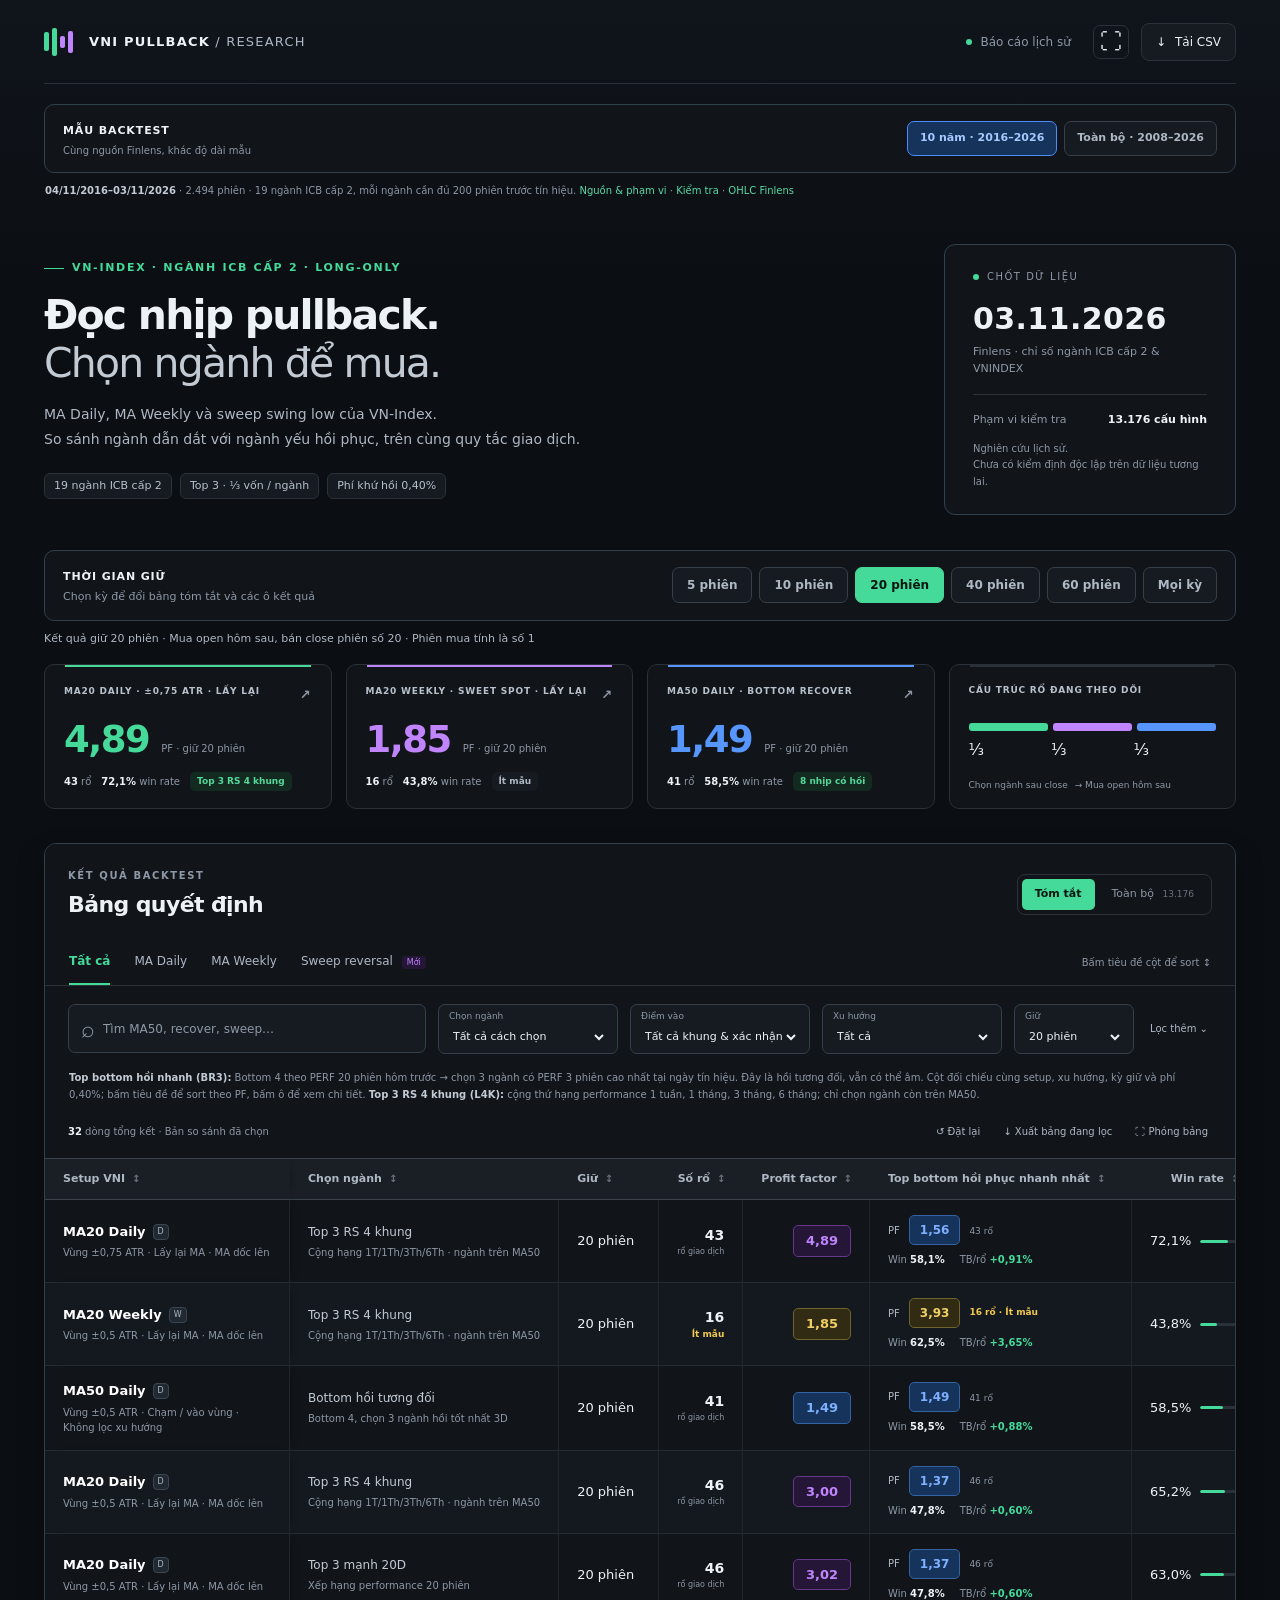
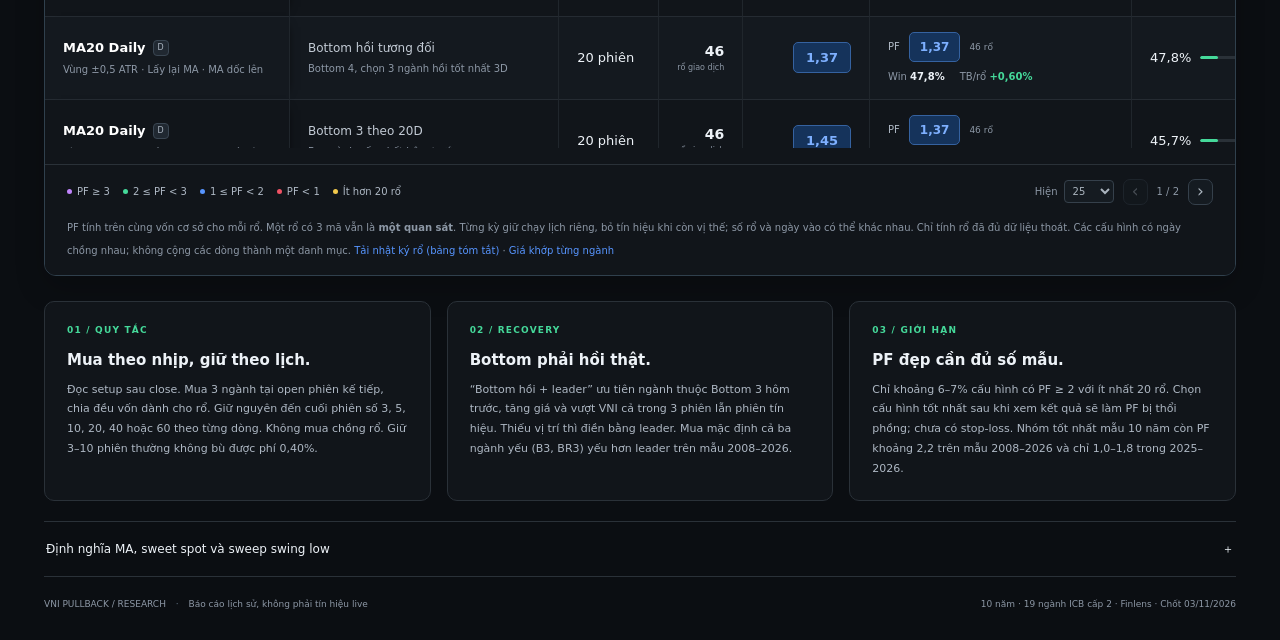
<file: vni/index.html>
<!doctype html>
<html lang="vi">
<head>
  <meta charset="utf-8">
  <meta name="viewport" content="width=device-width, initial-scale=1">
  <meta name="theme-color" content="#10161d">
  <meta name="description" content="Báo cáo MA pullback và sweep reversal của VN-Index. Long-only, Top 3 ngành ICB chia đều vốn; bảng kết quả có bộ lọc và sắp xếp.">
  <title>VNI Pullback Research — Ngành ICB</title>
  <link rel="stylesheet" href="styles.css">
  <link rel="stylesheet" href="sector-theme.css?v=6">
  <script defer src="load-report.js?v=2"></script>
</head>
<body class="data-loading">
<div class="shell">
  <header class="topbar">
    <a class="brand" href="#" aria-label="Pullback Research, về đầu trang"><span class="brand-icon" aria-hidden="true"><i></i><i></i><i></i><i></i></span><span>VNI PULLBACK<span class="brand-light"> / RESEARCH</span></span></a>
    <div class="top-actions"><span class="status-pill"><span class="status-dot"></span>Báo cáo lịch sử</span><button class="icon-button" id="fullscreen" aria-label="Xem toàn màn hình" title="Toàn màn hình">⛶</button><a class="button secondary" href="research-results.csv" download><span aria-hidden="true">↓</span> Tải CSV</a></div>
  </header>

  <main>
    <section class="sample-bar" aria-label="Chọn mẫu backtest"><div><b>MẪU BACKTEST</b><span>Cùng nguồn Finlens, khác độ dài mẫu</span></div><nav aria-label="Bộ dữ liệu"><a href="?sample=ten-year" data-sample="ten-year" class="active">10 năm · 2016–2026</a><a href="?sample=full" data-sample="full">Toàn bộ · 2008–2026</a></nav></section>
    <p class="sample-note" id="sample-note" role="status">Đang tải bộ dữ liệu…</p>
    <section class="hero" aria-labelledby="report-title">
      <div><div class="eyebrow"><span class="tiny-rule"></span> VN-INDEX · NGÀNH ICB CẤP 2 · LONG-ONLY</div><h1 id="report-title">Đọc nhịp pullback.<br><span>Chọn ngành để mua.</span></h1><p class="hero-description">MA Daily, MA Weekly và sweep swing low của VN-Index.<br>So sánh ngành dẫn dắt với ngành yếu hồi phục, trên cùng quy tắc giao dịch.</p><div class="hero-tags"><span>19 ngành ICB cấp 2</span><span>Top 3 · ⅓ vốn / ngành</span><span>Phí khứ hồi 0,40%</span></div></div>
      <aside class="report-stamp"><div class="stamp-header"><span class="stamp-dot"></span> CHỐT DỮ LIỆU</div><strong>03.11.2026</strong><p id="source-label">Đang tải bộ dữ liệu…</p><div class="stamp-divider"></div><div class="stamp-foot"><span>Phạm vi kiểm tra</span><b id="config-count">13.176 cấu hình</b></div><small>Nghiên cứu lịch sử.<br>Chưa có kiểm định độc lập trên dữ liệu tương lai.</small></aside>
    </section>

    <section class="holding-bar" aria-label="Thời gian giữ backtest"><div><b>THỜI GIAN GIỮ</b><span>Chọn kỳ để đổi bảng tóm tắt và các ô kết quả</span></div><div class="holding-buttons" role="group" aria-label="Chọn nhanh kỳ giữ"><button data-hold="5" aria-pressed="false">5 phiên</button><button data-hold="10" aria-pressed="false">10 phiên</button><button data-hold="20" class="active" aria-pressed="true">20 phiên</button><button data-hold="40" aria-pressed="false">40 phiên</button><button data-hold="60" aria-pressed="false">60 phiên</button><button data-hold="" aria-pressed="false">Mọi kỳ</button></div></section>
    <p class="holding-context" id="holding-context" role="status">Kết quả giữ 20 phiên · Mua open hôm sau, bán close phiên số 20</p>
    <section class="metrics-grid" aria-label="Các điểm chính của báo cáo">
      <button class="metric-card accent-mint" data-spot="daily"><span class="metric-label">MA20 DAILY · ±0,75 ATR · LẤY LẠI <span>↗</span></span><div class="metric-main"><strong>—</strong><span>Profit factor</span></div><div class="metric-bottom"><span><b>—</b> rổ</span><span><b>—</b> win rate</span><span class="tag mint">Top 3 RS 4 khung</span></div></button>
      <button class="metric-card accent-purple" data-spot="weekly"><span class="metric-label">MA20 WEEKLY · SWEET SPOT · LẤY LẠI <span>↗</span></span><div class="metric-main"><strong>—</strong><span>Profit factor</span></div><div class="metric-bottom"><span><b>—</b> rổ</span><span><b>—</b> win rate</span><span class="tag purple">±0,5 ATR</span></div></button>
      <button class="metric-card accent-blue" data-spot="recover"><span class="metric-label">MA50 DAILY · BOTTOM RECOVER <span>↗</span></span><div class="metric-main"><strong>—</strong><span>Profit factor</span></div><div class="metric-bottom"><span><b>—</b> nhịp có hồi</span><span class="tag blue">Cần kiểm định tiếp</span></div></button>
      <div class="metric-card allocation-card"><span class="metric-label">CẤU TRÚC RỔ ĐANG THEO DÕI</span><div class="allocation-bar"><span></span><span></span><span></span></div><div class="allocation-numbers"><b>⅓</b><b>⅓</b><b>⅓</b></div><div class="metric-bottom"><span>Chọn ngành sau close</span><span>→ Mua open hôm sau</span></div></div>
    </section>

    <section class="workspace" aria-labelledby="table-title">
      <div class="workspace-heading"><div><div class="eyebrow small">KẾT QUẢ BACKTEST</div><h2 id="table-title">Bảng quyết định</h2></div><div class="view-switch" role="group" aria-label="Chế độ xem"><button class="active" id="summary-view" aria-pressed="true">Tóm tắt</button><button id="all-view" aria-pressed="false">Toàn bộ <span id="all-count">13.176</span></button></div></div>
      <div class="scope-tabs" role="group" aria-label="Nhóm setup"><button class="active" data-scope="all">Tất cả</button><button data-scope="daily">MA Daily</button><button data-scope="weekly">MA Weekly</button><button data-scope="sweep">Sweep reversal <span class="small-badge">Mới</span></button><span class="scope-note">Bấm tiêu đề cột để sort ↕</span></div>
      <div class="filter-panel">
        <label class="search-field"><span aria-hidden="true">⌕</span><input type="search" id="search" placeholder="Tìm MA50, recover, sweep…" aria-label="Tìm setup hoặc cách chọn ngành"></label>
        <label class="filter"><span>Chọn ngành</span><select id="policy"><option value="">Tất cả cách chọn</option></select></label>
        <label class="filter"><span>Điểm vào</span><select id="confirmation"><option value="">Tất cả khung & xác nhận</option></select></label>
        <label class="filter"><span>Xu hướng</span><select id="trend"><option value="">Tất cả</option></select></label>
        <label class="filter narrow"><span>Giữ</span><select id="hold"><option value="">Mọi thời gian</option><option value="3">3 phiên</option><option value="5">5 phiên</option><option value="10">10 phiên</option><option value="20" selected>20 phiên</option><option value="40">40 phiên</option><option value="60">60 phiên</option></select></label>
        <button class="text-button" id="more-filters" aria-expanded="false">Lọc thêm <span aria-hidden="true">⌄</span></button>
      </div>
      <div id="advanced-filters" class="advanced-filters" hidden>
        <label class="filter"><span>MA / setup cụ thể</span><select id="ma"><option value="">Tất cả MA & sweep</option></select></label>
        <label class="filter"><span>Vùng quanh MA</span><select id="width"><option value="">Tất cả độ rộng</option><option value="0">Chạm đúng đường</option><option value="0.25">±0,25 ATR</option><option value="0.5">±0,5 ATR</option><option value="0.75">±0,75 ATR</option></select></label>
        <label class="filter narrow"><span>Tối thiểu số rổ</span><input id="min-n" type="number" min="0" max="1000" value="0"></label>
        <label class="filter narrow"><span>PF tối thiểu</span><input id="min-pf" type="number" min="0" step="0.1" value="0"></label>
        <label class="checkbox-filter"><input type="checkbox" id="benchmark"> Hiện VNI đối chiếu</label>
      </div>
      <p class="bottom-note"><b>Top bottom hồi nhanh (BR3):</b> Bottom 4 theo PERF 20 phiên hôm trước → chọn 3 ngành có PERF 3 phiên cao nhất tại ngày tín hiệu. Đây là hồi tương đối, vẫn có thể âm. Cột đối chiếu cùng setup, xu hướng, kỳ giữ và phí 0,40%; bấm tiêu đề để sort theo PF, bấm ô để xem chi tiết. <b>Top 3 RS 4 khung (L4K):</b> cộng thứ hạng performance 1 tuần, 1 tháng, 3 tháng, 6 tháng; chỉ chọn ngành còn trên MA50.</p>
      <div class="results-toolbar"><p id="result-count" role="status" aria-live="polite"></p><div class="toolbar-buttons"><button class="text-button" id="reset">↺ Đặt lại</button><button class="text-button" id="export">↓ Xuất bảng đang lọc</button><button class="text-button" id="table-fullscreen" title="Mở riêng bảng toàn màn hình">⛶ Phóng bảng</button></div></div>
      <div class="table-scroll" id="table-scroll" tabindex="0" aria-label="Bảng kết quả, cuộn ngang để xem thêm chỉ số">
        <table id="research-table"><thead><tr id="table-head"></tr></thead><tbody id="table-body"></tbody></table>
        <div class="empty-state" id="empty" hidden><span>⌕</span><h3>Chưa có kết quả phù hợp</h3><p>Giảm số rổ tối thiểu hoặc xóa bớt bộ lọc.</p><button class="button secondary" id="empty-reset">Đặt lại bộ lọc</button></div>
      </div>
      <div class="horizontal-scroll" id="horizontal-scroll" tabindex="0" aria-label="Thanh cuộn ngang bảng"><div id="horizontal-width"></div></div>
      <div class="table-footer"><div class="legend"><span><i class="legend-dot purple-dot"></i>PF ≥ 3</span><span><i class="legend-dot green-dot"></i>2 ≤ PF &lt; 3</span><span><i class="legend-dot blue-dot"></i>1 ≤ PF &lt; 2</span><span><i class="legend-dot red-dot"></i>PF &lt; 1</span><span><i class="legend-dot amber-dot"></i>Ít hơn 20 rổ</span></div><div class="pagination"><label>Hiện <select id="page-size" aria-label="Số dòng mỗi trang"><option>25</option><option>50</option><option>100</option></select></label><button id="prev-page" class="icon-button" aria-label="Trang trước">‹</button><span id="page-info"></span><button id="next-page" class="icon-button" aria-label="Trang sau">›</button></div></div>
      <p class="table-caption">PF tính trên cùng vốn cơ sở cho mỗi rổ. Một rổ có 3 mã vẫn là <b>một quan sát</b>. Từng kỳ giữ chạy lịch riêng, bỏ tín hiệu khi còn vị thế; số rổ và ngày vào có thể khác nhau. Chỉ tính rổ đã đủ dữ liệu thoát. Các cấu hình có ngày chồng nhau; không cộng các dòng thành một danh mục. <a href="holding_comparison_baskets.csv" download>Tải nhật ký rổ (bảng tóm tắt)</a> · <a href="holding_comparison_legs.csv" download>Giá khớp từng ngành</a></p>
    </section>

    <section class="reading-grid" aria-label="Hướng dẫn đọc báo cáo">
      <article class="reading-card"><div class="reading-icon mint-text">01 / QUY TẮC</div><h3>Mua theo nhịp, giữ theo lịch.</h3><p>Đọc setup sau close. Mua 3 ngành tại open phiên kế tiếp, chia đều vốn dành cho rổ. Giữ nguyên đến cuối phiên số 3, 5, 10, 20, 40 hoặc 60 theo từng dòng. Không mua chồng rổ. Giữ 3–10 phiên thường không bù được phí 0,40%.</p></article>
      <article class="reading-card"><div class="reading-icon purple-text">02 / RECOVERY</div><h3>Bottom phải hồi thật.</h3><p>“Bottom hồi + leader” ưu tiên ngành thuộc Bottom 3 hôm trước, tăng giá và vượt VNI cả trong 3 phiên lẫn phiên tín hiệu. Thiếu vị trí thì điền bằng leader. Mua mặc định cả ba ngành yếu (B3, BR3) yếu hơn leader trên mẫu 2008–2026.</p></article>
      <article class="reading-card"><div class="reading-icon amber-text">03 / GIỚI HẠN</div><h3>PF đẹp cần đủ số mẫu.</h3><p>Chỉ khoảng 6–7% cấu hình có PF ≥ 2 với ít nhất 20 rổ. Chọn cấu hình tốt nhất sau khi xem kết quả sẽ làm PF bị thổi phồng; chưa có stop-loss. Nhóm tốt nhất mẫu 10 năm còn PF khoảng 2,2 trên mẫu 2008–2026 và chỉ 1,0–1,8 trong 2025–2026.</p></article>
    </section>

    <details class="methodology"><summary>Định nghĩa MA, sweet spot và sweep swing low <span>＋</span></summary><div class="methodology-content"><p><b>MA:</b> SMA tính lại từ close. MA Daily lấy phiên trước; MA Weekly chỉ dùng tuần đã hoàn tất. Vùng sweet spot = MA ± độ rộng × ATR14 Wilder phiên trước.</p><p><b>Nhịp mới:</b> VNI từ trên quay xuống chạm đường hoặc đi vào vùng, sau 3 phiên chưa chạm. Gap xuyên cũng được tính. “Giữ MA” yêu cầu close ngày chạm ≥ tâm MA. “Lấy lại MA” chờ lần đầu close ≥ tâm MA trong ngày chạm hoặc tối đa 5 phiên sau. <b>MA dốc lên</b>: MA tại ngày tín hiệu cao hơn 10 phiên trước (Daily) hoặc 20 phiên trước (Weekly); với sweep là VNI trên MA200 Daily.</p><p><b>Sweep:</b> swing low thấp hơn 2 nến trái và 2 nến phải, chỉ dùng sau xác nhận và không quá 40 phiên tuổi. VNI low xuyên đáy rồi close lấy lại đáy. Bản xác nhận đợi ngay phiên tiếp theo close vượt high nến sweep.</p><p><b>Chi phí & rủi ro:</b> 0,40% khứ hồi theo vốn đầu tư (mua 0,15%, bán 0,15% + thuế 0,1%), stress 1,0%. Chưa có hard stop. Drawdown chỉ tại lúc đóng rổ. Giá là chỉ số ngành do Finlens tính; chỉ số ngành không mua trực tiếp được, khi giao dịch thật phải chọn cổ phiếu hoặc ETF của ngành. Chưa xác minh chỉ số có cộng cổ tức. Ngành cần đủ 200 phiên trước tín hiệu.</p><a href="research-methodology.md" download>↓ Tải bản phương pháp và tổng kết</a></div></details>
    <footer class="page-footer"><span>VNI PULLBACK / RESEARCH <i>·</i> Báo cáo lịch sử, không phải tín hiệu live</span><span>19 ngành ICB <i>·</i> Long-only <i>·</i> Dữ liệu đến 03.11.2026</span></footer>
  </main>
</div>

<div id="drawer-backdrop" class="drawer-backdrop" hidden></div>
<aside id="detail-drawer" class="detail-drawer" role="dialog" aria-modal="true" aria-labelledby="detail-title" hidden><div class="drawer-top"><span class="eyebrow small">CHI TIẾT CẤU HÌNH</span><button id="close-drawer" class="icon-button" aria-label="Đóng chi tiết">×</button></div><div id="detail-content"></div></aside>
<div id="toast" class="toast" role="status" hidden></div>
</body>
</html>
</file>
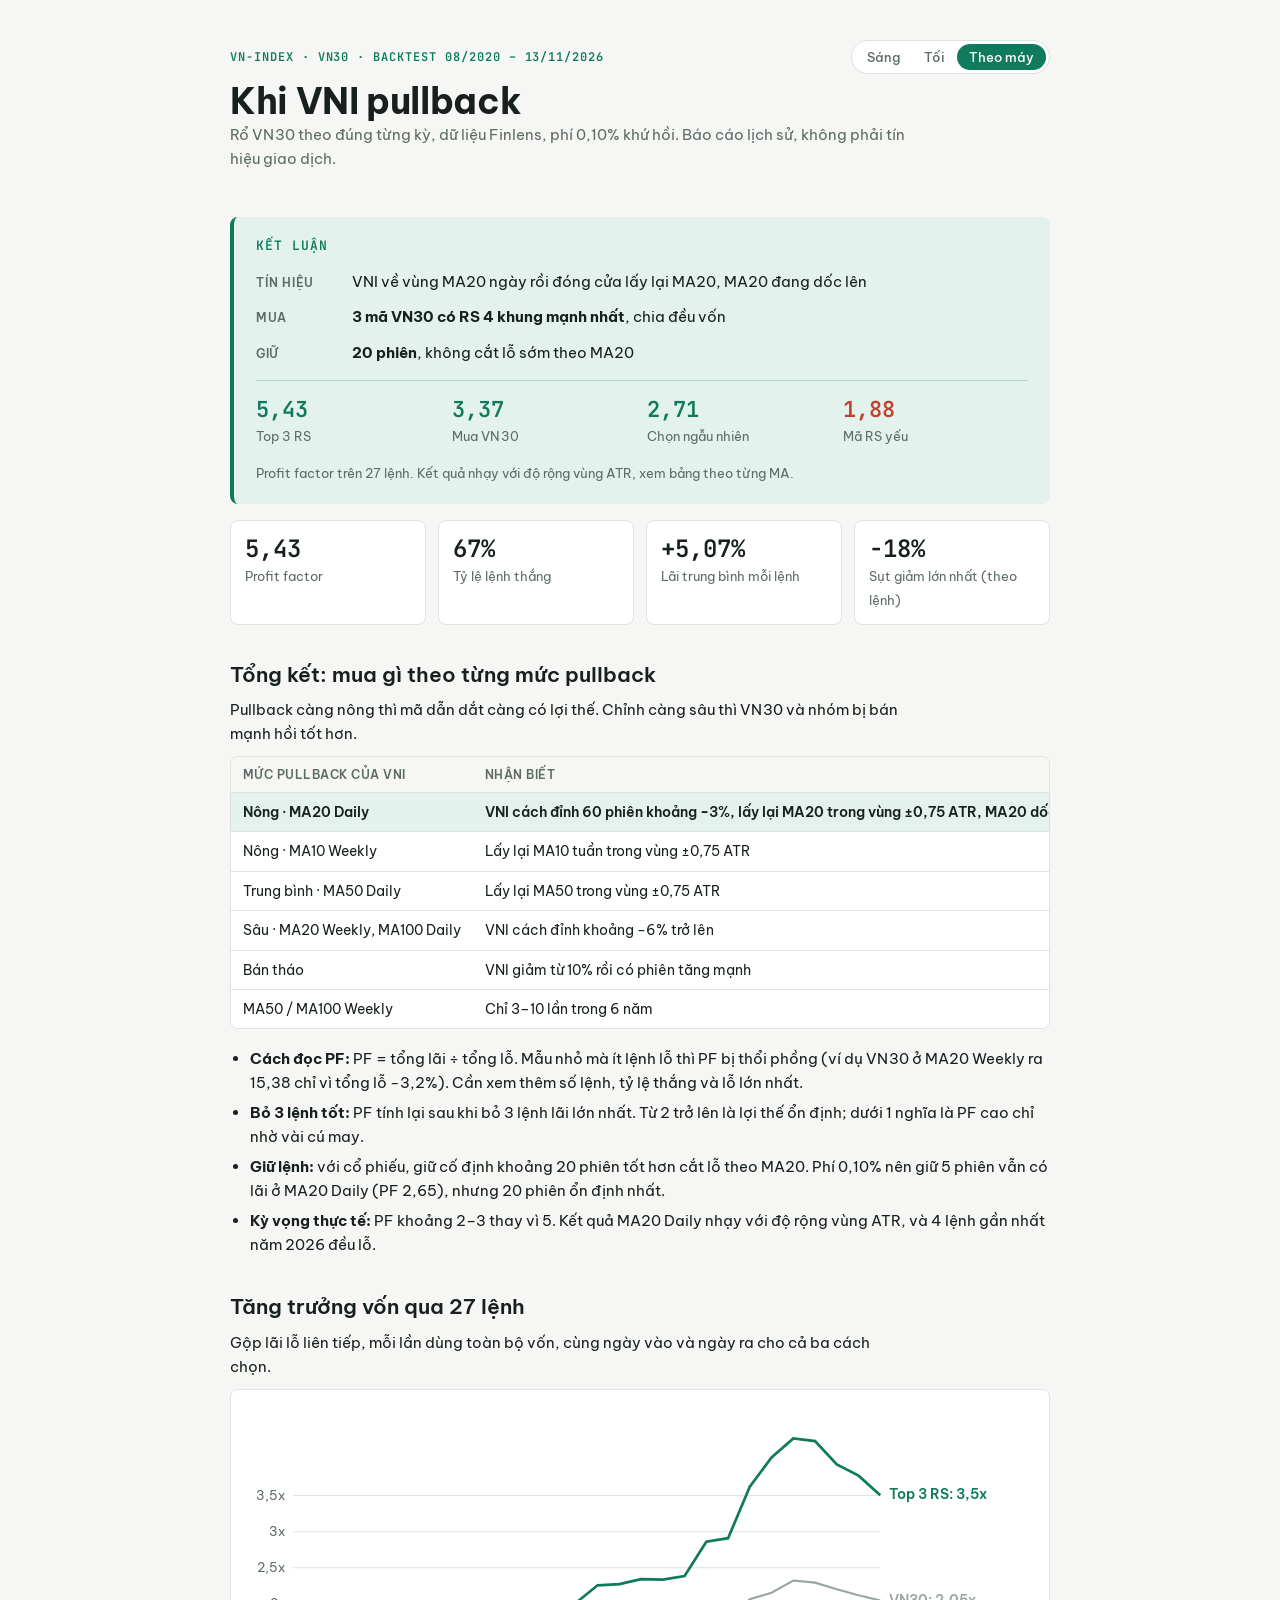
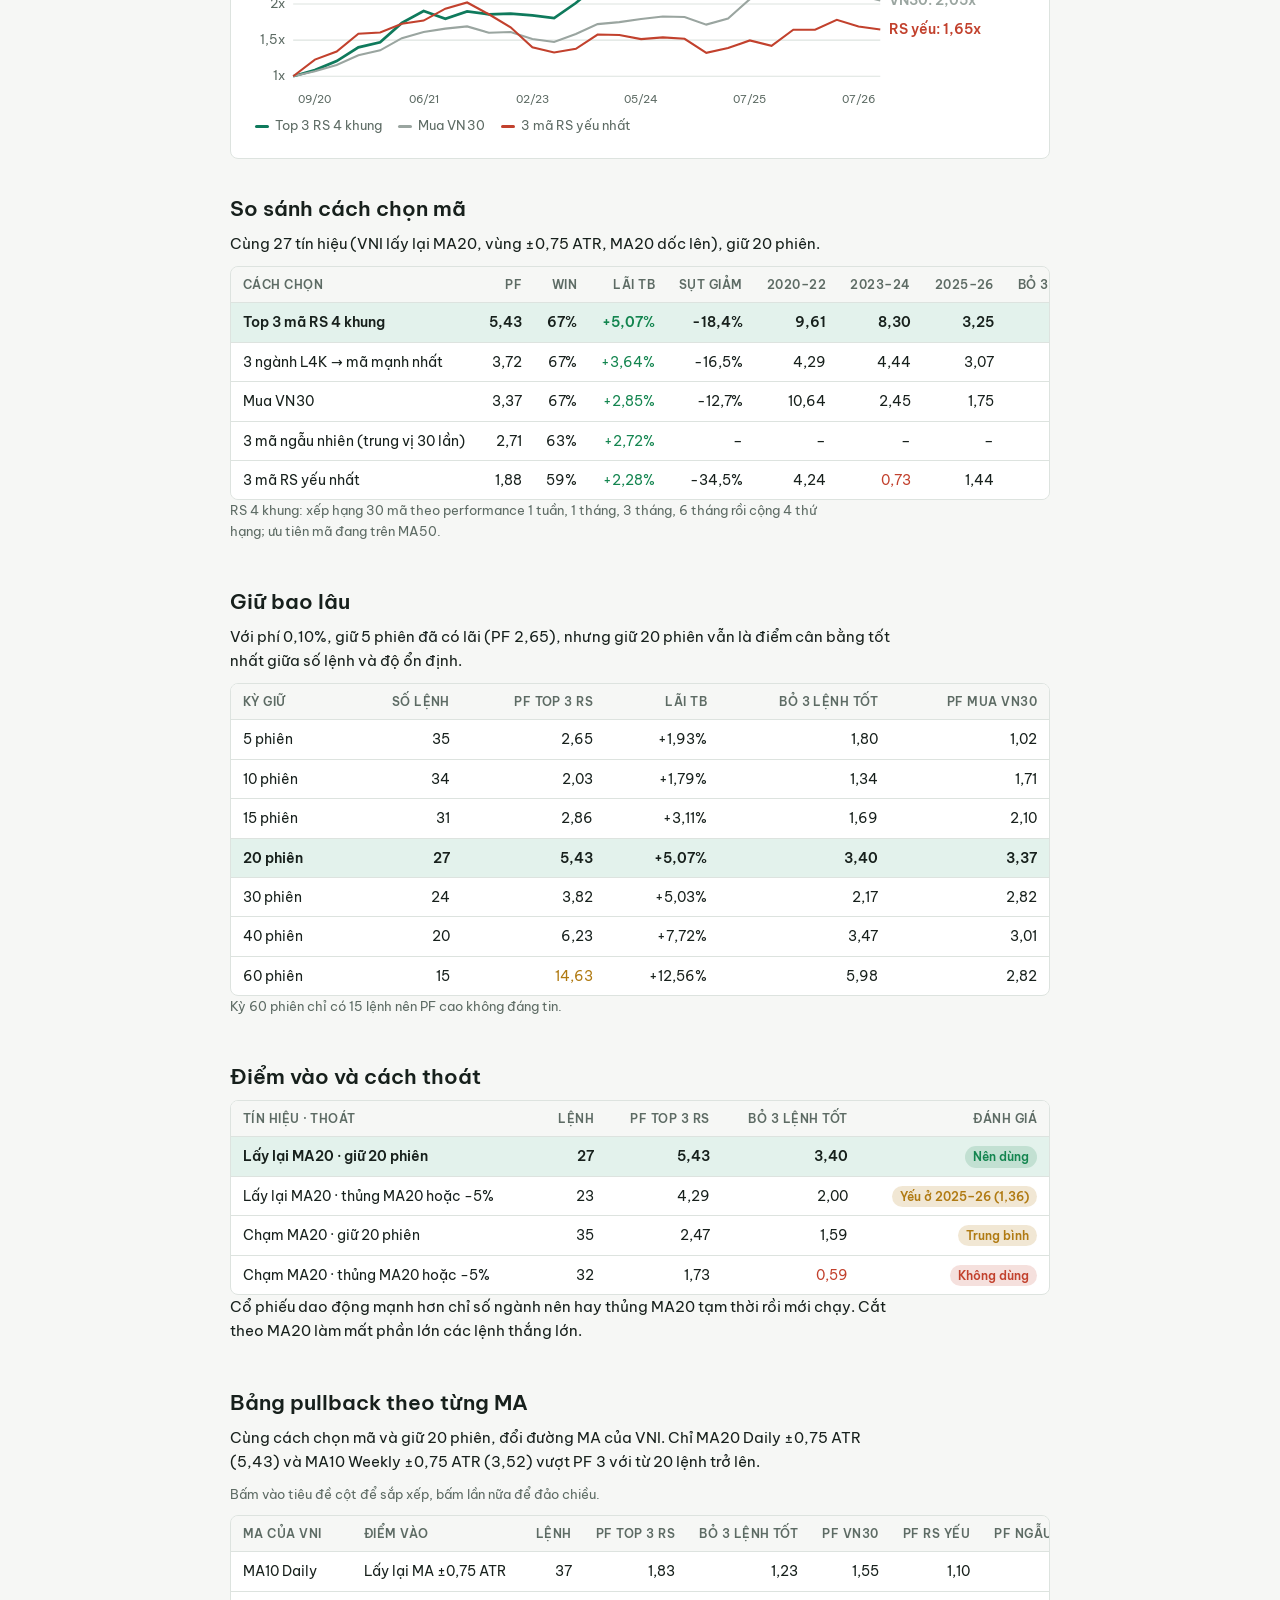
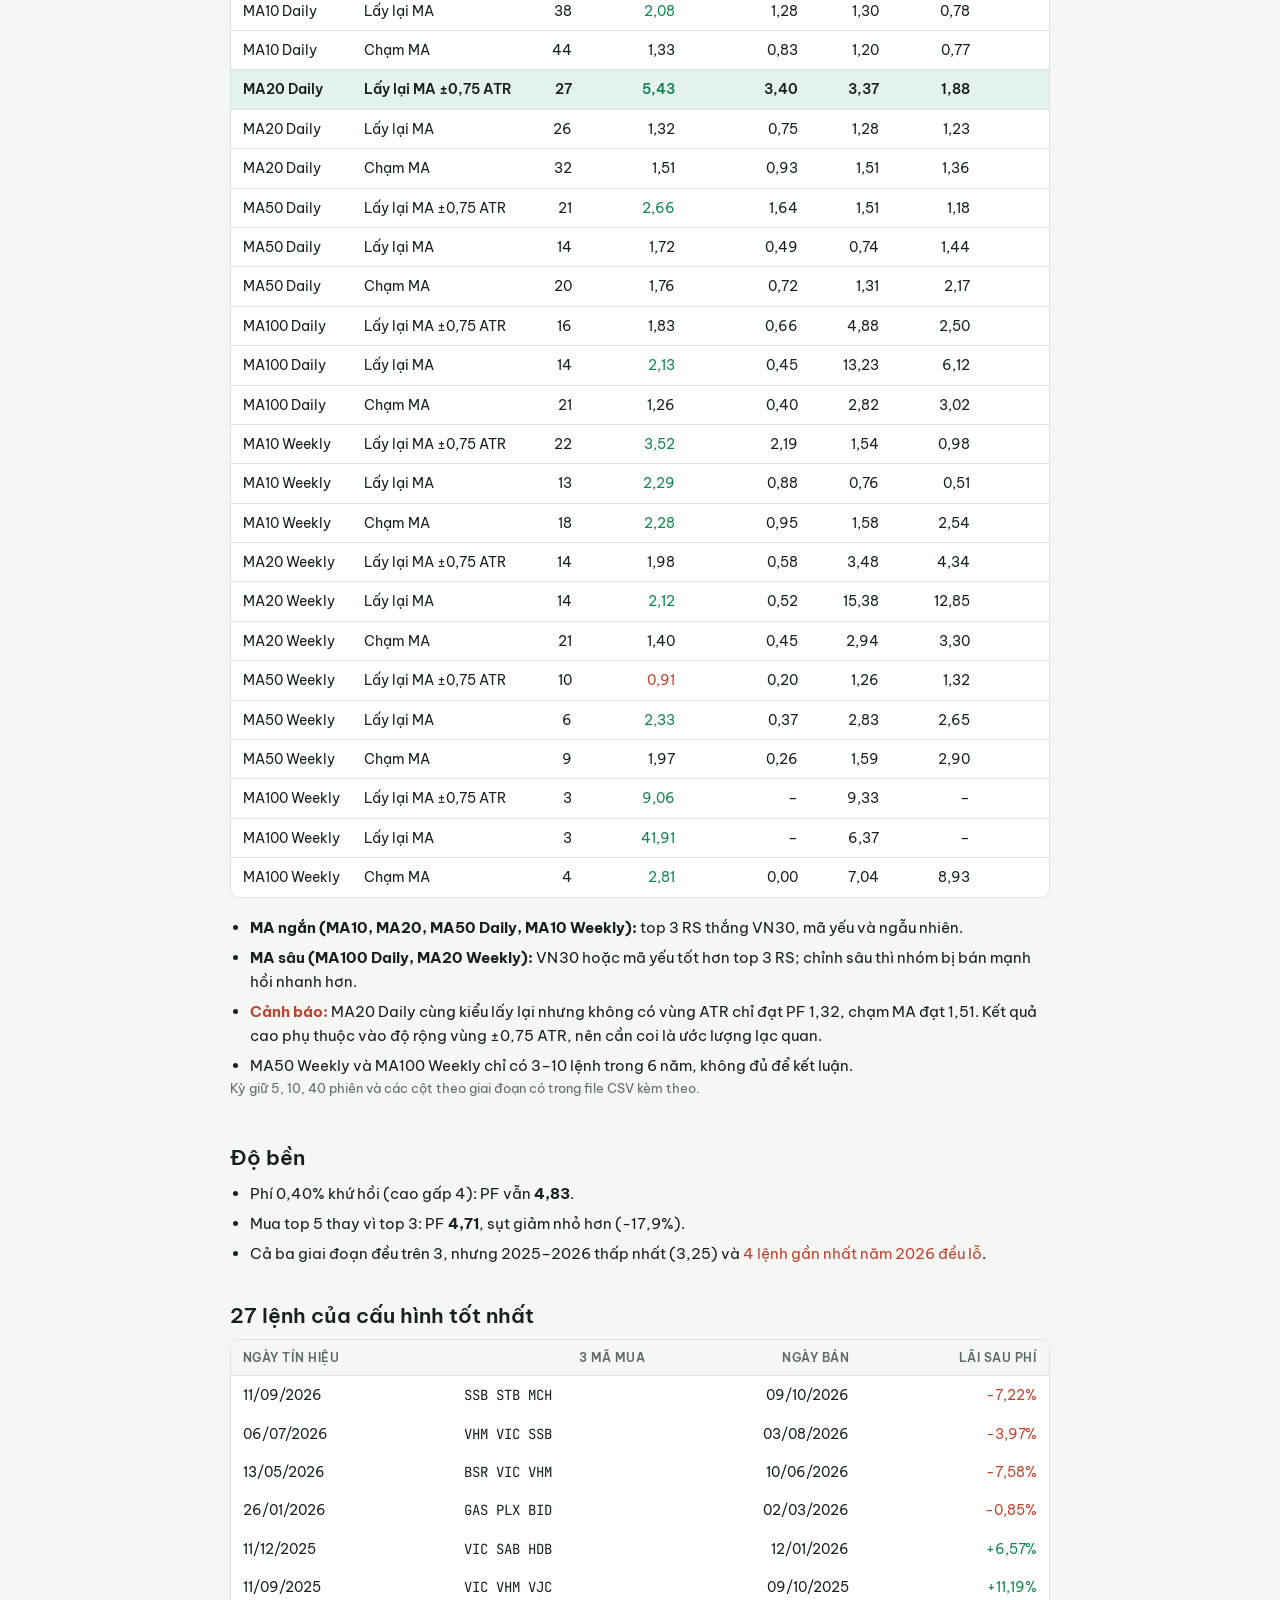
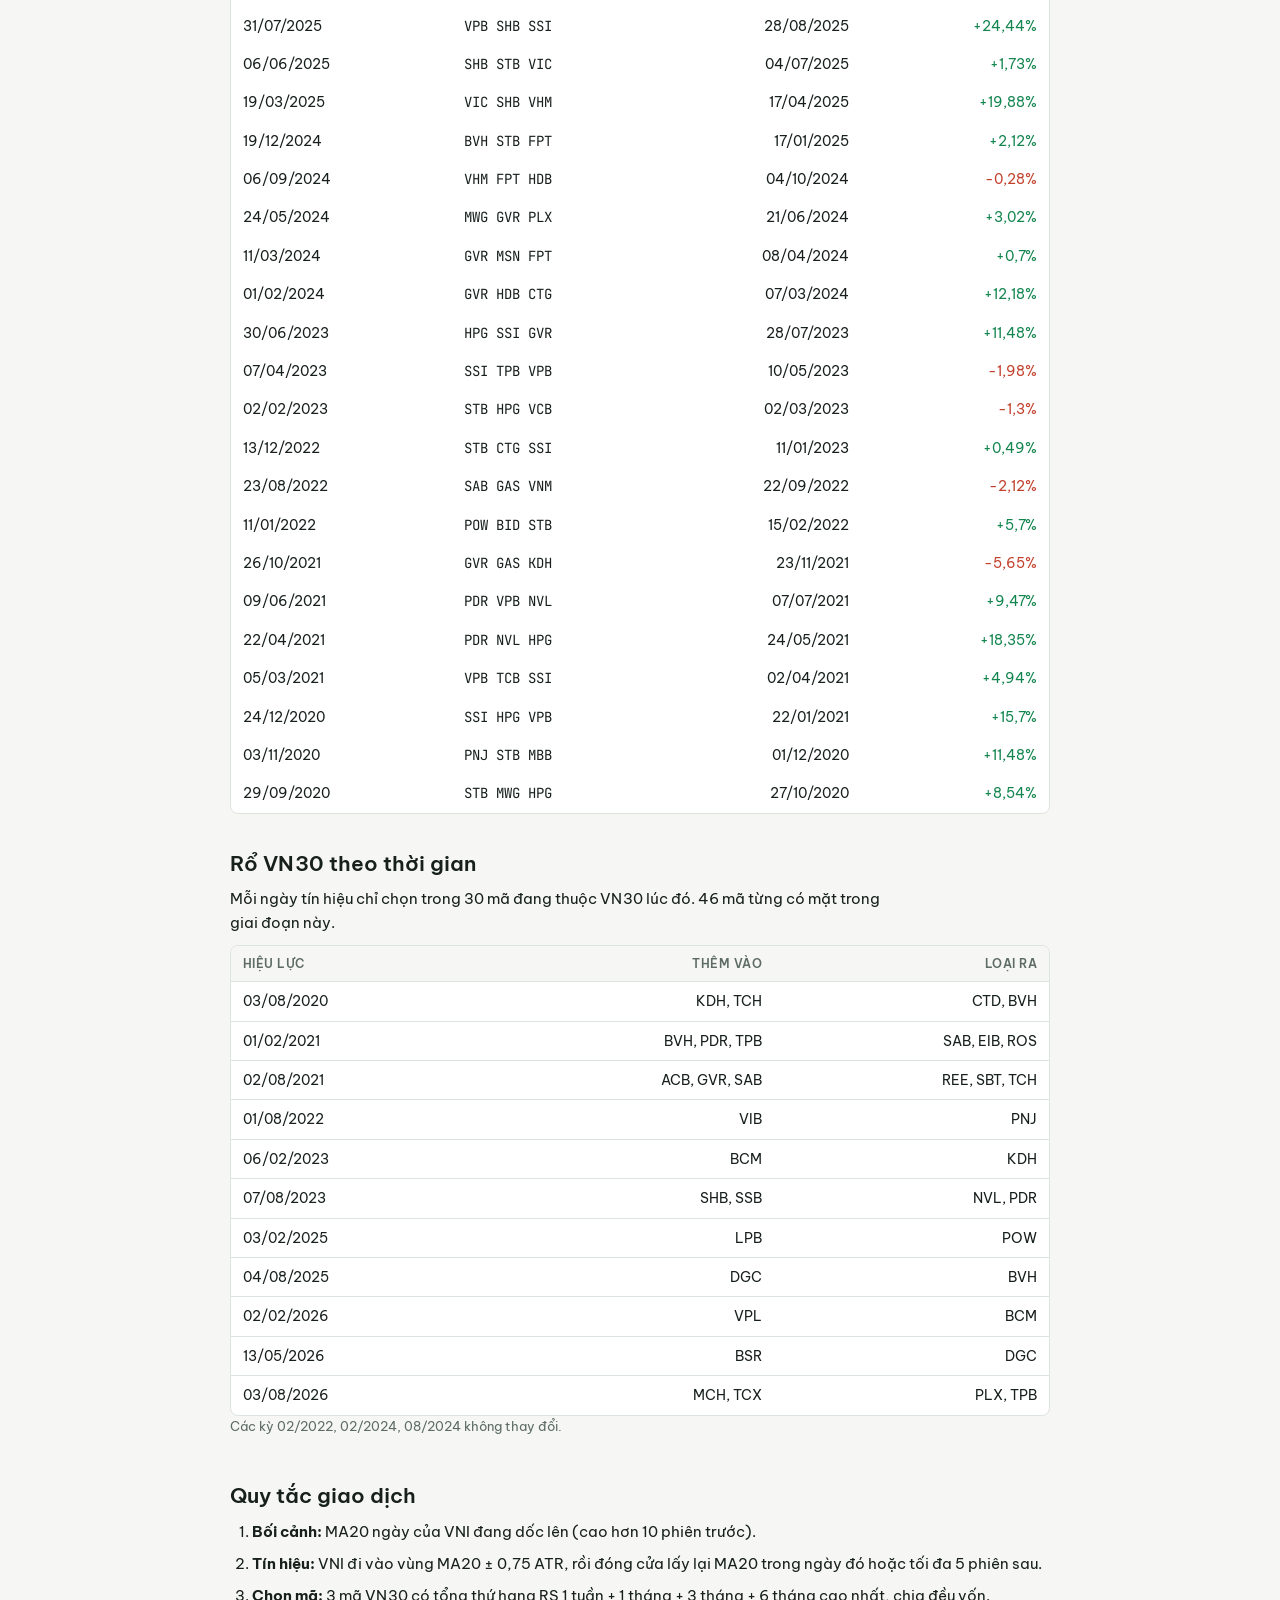
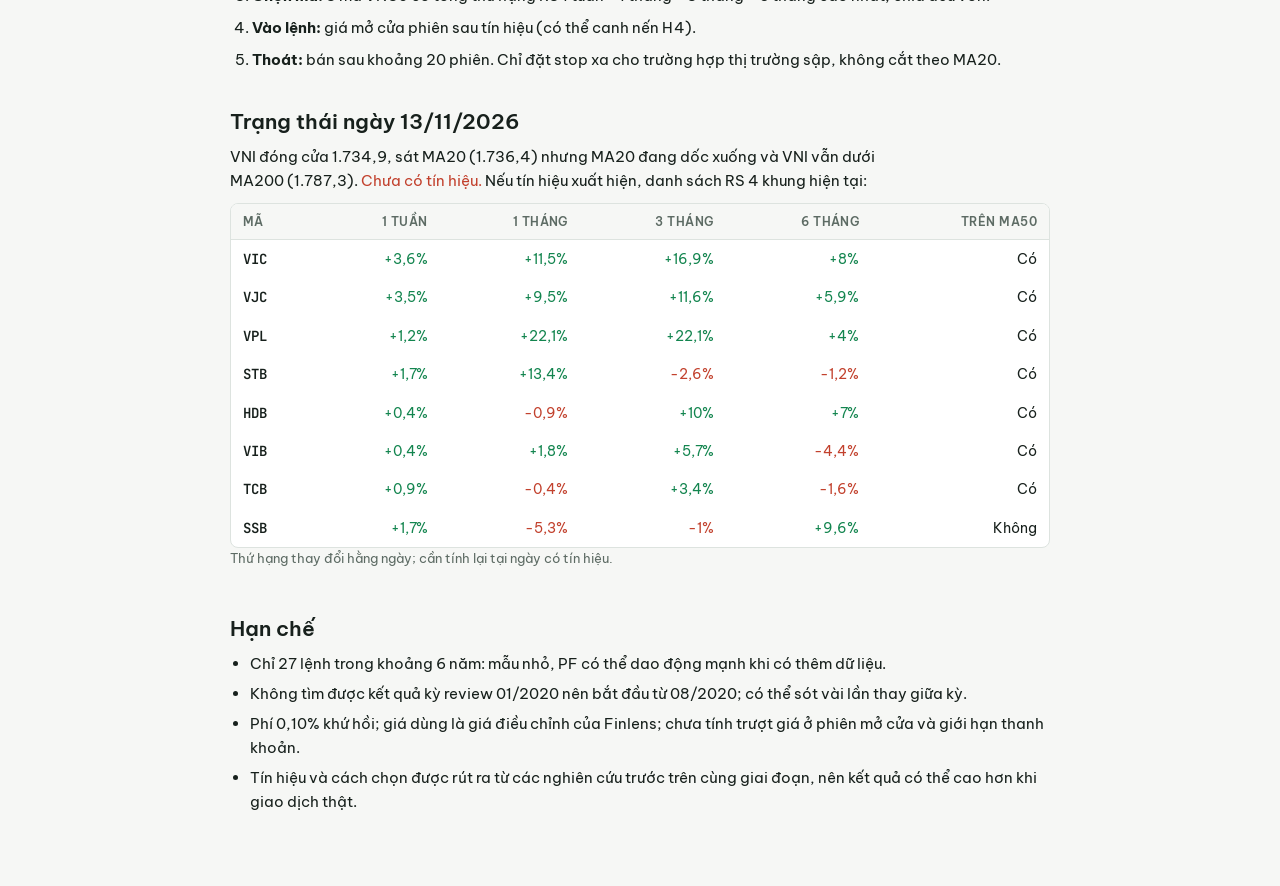
<file: vni/vn30/index.html>
<!doctype html>
<html lang="vi">
<head>
<meta charset="utf-8">
<meta name="viewport" content="width=device-width,initial-scale=1">
<meta name="description" content="Backtest VN30: khi VN-Index pullback về MA thì mua mã nào, 08/2020–11/2026.">
<title>Khi VNI Pullback</title>
<meta name="claude:viewport-fit-sides" content="cover">
<link rel="stylesheet" href="https://fonts.googleapis.com/css2?family=Be+Vietnam+Pro:wght@400;500;600;700&family=JetBrains+Mono:wght@400;600&display=swap">
<style>
/* Layout: single reading column (~760px) with wide tables/charts in scroll boxes; ledger-like report for a trader */
:root{--bg:#f6f7f5;--panel:#ffffff;--fg:#17201c;--muted:#5d6b64;--line:#dde3df;--accent:#0f7a5c;--accent-soft:#e3f2ec;--good:#13854f;--bad:#c2412d;--warn:#b07a12;--grey:#9aa5a0;--on-accent:#ffffff;
--display:"Be Vietnam Pro",system-ui,sans-serif;--body:"Be Vietnam Pro",system-ui,sans-serif;--mono:"JetBrains Mono",ui-monospace,monospace}
@media (prefers-color-scheme:dark){:root:not([data-theme="light"]){--bg:#101513;--panel:#171e1b;--fg:#e6ece9;--muted:#9aa8a1;--line:#27312d;--accent:#3ccf9b;--accent-soft:#16312a;--good:#4cc786;--bad:#f07a63;--warn:#e0b04a;--grey:#5e6a65;--on-accent:#0b1210;color-scheme:dark}}
:root[data-theme="dark"]{--bg:#101513;--panel:#171e1b;--fg:#e6ece9;--muted:#9aa8a1;--line:#27312d;--accent:#3ccf9b;--accent-soft:#16312a;--good:#4cc786;--bad:#f07a63;--warn:#e0b04a;--grey:#5e6a65;--on-accent:#0b1210;color-scheme:dark}
body{background:var(--bg);color:var(--fg);font:15px/1.6 var(--body);padding-left:max(16px,env(safe-area-inset-left,0px));padding-right:max(16px,env(safe-area-inset-right,0px));padding-block:32px 64px}
main{max-width:820px;margin:0 auto;display:flex;flex-direction:column;gap:36px}
h1{font:700 clamp(26px,4vw,36px)/1.2 var(--display);margin:0;text-wrap:balance;letter-spacing:-.01em}
h2{font:600 21px/1.3 var(--display);margin:0 0 10px;text-wrap:balance}
p{margin:0 0 10px;max-width:68ch}
.eyebrow{font:600 12px var(--mono);letter-spacing:.08em;text-transform:uppercase;color:var(--accent)}
.sub{color:var(--muted)}
.verdict{background:var(--accent-soft);border-left:4px solid var(--accent);padding:20px 22px;border-radius:8px;display:flex;flex-direction:column;gap:16px}
.v-title{font:600 13px var(--mono);letter-spacing:.08em;text-transform:uppercase;color:var(--accent)}
.v-grid{display:flex;flex-direction:column;gap:12px}
.v-item{display:grid;grid-template-columns:84px 1fr;gap:12px;align-items:baseline;line-height:1.55}
.v-label{font-size:12px;font-weight:600;text-transform:uppercase;letter-spacing:.05em;color:var(--muted)}
.v-compare{display:grid;grid-template-columns:repeat(auto-fit,minmax(120px,1fr));gap:10px;padding-top:14px;border-top:1px solid color-mix(in srgb,var(--accent) 25%,transparent)}
.v-compare div{display:flex;flex-direction:column;gap:2px}
.v-compare b{font:600 22px var(--mono);font-variant-numeric:tabular-nums;color:var(--accent)}
.v-compare .weak b{color:var(--bad)}
.v-compare span{font-size:13px;color:var(--muted)}
.v-note{margin:0;font-size:13px;color:var(--muted)}
@media (max-width:480px){.v-item{grid-template-columns:1fr;gap:2px}}
.kpis{display:grid;grid-template-columns:repeat(auto-fit,minmax(150px,1fr));gap:12px;margin-top:16px}
.kpi{background:var(--panel);border:1px solid var(--line);border-radius:8px;padding:12px 14px}
.kpi b{display:block;font:600 24px var(--mono);font-variant-numeric:tabular-nums}
.kpi span{font-size:13px;color:var(--muted)}
.box{overflow-x:auto;border:1px solid var(--line);border-radius:8px;background:var(--panel)}
table{border-collapse:collapse;width:100%;font-size:14px;font-variant-numeric:tabular-nums}
th,td{padding:8px 12px;text-align:right;border-bottom:1px solid var(--line);white-space:nowrap}
th:first-child,td:first-child{text-align:left}
th{font-weight:600;color:var(--muted);font-size:12px;text-transform:uppercase;letter-spacing:.04em;background:var(--bg)}
tr:last-child td{border-bottom:0}
tr.hl td{background:var(--accent-soft);font-weight:600}
.good{color:var(--good)}.bad{color:var(--bad)}.warn{color:var(--warn)}
.pill{display:inline-block;padding:1px 8px;border-radius:99px;font-size:12px;font-weight:600}
.pill.g{background:color-mix(in srgb,var(--good) 16%,transparent);color:var(--good)}
.pill.b{background:color-mix(in srgb,var(--bad) 16%,transparent);color:var(--bad)}
.pill.w{background:color-mix(in srgb,var(--warn) 18%,transparent);color:var(--warn)}
ol.rules{margin:0;padding-left:22px;display:flex;flex-direction:column;gap:8px}
ul{margin:0;padding-left:20px;display:flex;flex-direction:column;gap:6px}
.chart{padding:12px}
.chart svg{display:block;width:100%;height:auto}
.legend{display:flex;gap:16px;flex-wrap:wrap;font-size:13px;color:var(--muted);padding:0 12px 10px}
.legend i{display:inline-block;width:14px;height:3px;vertical-align:middle;margin-right:6px;border-radius:2px}
.note{font-size:13px;color:var(--muted)}
code{font:13px var(--mono)}
.box+ul{margin-top:18px}
.topbar{display:flex;justify-content:space-between;align-items:center;gap:12px;flex-wrap:wrap;margin-bottom:6px}
.theme{display:inline-flex;border:1px solid var(--line);border-radius:99px;padding:3px;background:var(--panel)}
.theme button{font:500 13px var(--body);color:var(--muted);background:transparent;border:0;border-radius:99px;padding:5px 12px;cursor:pointer}
.theme button[aria-pressed="true"]{background:var(--accent);color:var(--on-accent)}
.theme button:focus-visible{outline:2px solid var(--accent);outline-offset:2px}

</style>
</head>
<body>
<main>
<header>
<div class="topbar"><div class="eyebrow">VN-Index · VN30 · Backtest 08/2020 – 13/11/2026</div><div class="theme" role="group" aria-label="Chế độ hiển thị"><button id="th-light" data-t="light" aria-pressed="false">Sáng</button><button id="th-dark" data-t="dark" aria-pressed="false">Tối</button><button id="th-auto" data-t="auto" aria-pressed="false">Theo máy</button></div></div>
<h1>Khi VNI pullback</h1>
<p class="sub">Rổ VN30 theo đúng từng kỳ, dữ liệu Finlens, phí 0,10% khứ hồi. Báo cáo lịch sử, không phải tín hiệu giao dịch.</p>
</header>

<section>
<div class="verdict">
<div class="v-title">Kết luận</div>
<div class="v-grid">
<div class="v-item"><span class="v-label">Tín hiệu</span><span>VNI về vùng MA20 ngày rồi đóng cửa lấy lại MA20, MA20 đang dốc lên</span></div>
<div class="v-item"><span class="v-label">Mua</span><span><b>3 mã VN30 có RS 4 khung mạnh nhất</b>, chia đều vốn</span></div>
<div class="v-item"><span class="v-label">Giữ</span><span><b>20 phiên</b>, không cắt lỗ sớm theo MA20</span></div>
</div>
<div class="v-compare">
<div><b>5,43</b><span>Top 3 RS</span></div>
<div><b>3,37</b><span>Mua VN30</span></div>
<div><b>2,71</b><span>Chọn ngẫu nhiên</span></div>
<div class="weak"><b>1,88</b><span>Mã RS yếu</span></div>
</div>
<p class="v-note">Profit factor trên 27 lệnh. Kết quả nhạy với độ rộng vùng ATR, xem bảng theo từng MA.</p>
</div>
<div class="kpis">
<div class="kpi"><b>5,43</b><span>Profit factor</span></div>
<div class="kpi"><b>67%</b><span>Tỷ lệ lệnh thắng</span></div>
<div class="kpi"><b>+5,07%</b><span>Lãi trung bình mỗi lệnh</span></div>
<div class="kpi"><b>-18%</b><span>Sụt giảm lớn nhất (theo lệnh)</span></div>
</div>
</section>

<section>
<h2>Tổng kết: mua gì theo từng mức pullback</h2>
<p>Pullback càng nông thì mã dẫn dắt càng có lợi thế. Chỉnh càng sâu thì VN30 và nhóm bị bán mạnh hồi tốt hơn.</p>
<div class="box"><table>
<tr><th>Mức pullback của VNI</th><th style="text-align:left">Nhận biết</th><th style="text-align:left">Nên mua</th><th>Giữ</th><th style="text-align:left">Bằng chứng</th><th>Đánh giá</th></tr>
<tr class="hl"><td>Nông · MA20 Daily</td><td style="text-align:left">VNI cách đỉnh 60 phiên khoảng −3%, lấy lại MA20 trong vùng ±0,75 ATR, MA20 dốc lên</td><td style="text-align:left">Top 3 mã RS 4 khung</td><td>20 phiên</td><td style="text-align:left">PF 5,43 · 27 lệnh · bỏ 3 lệnh tốt còn 3,40</td><td><span class="pill g">Tín hiệu chính</span></td></tr>
<tr><td>Nông · MA10 Weekly</td><td style="text-align:left">Lấy lại MA10 tuần trong vùng ±0,75 ATR</td><td style="text-align:left">Top 3 mã RS 4 khung</td><td>20 phiên</td><td style="text-align:left">PF 3,52 · 22 lệnh · bỏ 3 lệnh tốt còn 2,19</td><td><span class="pill g">Tín hiệu phụ</span></td></tr>
<tr><td>Trung bình · MA50 Daily</td><td style="text-align:left">Lấy lại MA50 trong vùng ±0,75 ATR</td><td style="text-align:left">Top 3 RS, vốn nhỏ</td><td>20 phiên</td><td style="text-align:left">PF 2,66 · 21 lệnh · bỏ 3 lệnh tốt 1,64</td><td><span class="pill w">Dùng thận trọng</span></td></tr>
<tr><td>Sâu · MA20 Weekly, MA100 Daily</td><td style="text-align:left">VNI cách đỉnh khoảng −6% trở lên</td><td style="text-align:left">VN30 / nhóm vốn hóa lớn</td><td>20 phiên</td><td style="text-align:left">MA20W: VN30 thắng 11/14 lệnh, lỗ lớn nhất −2%; top RS bỏ 3 lệnh tốt chỉ còn 0,52</td><td><span class="pill w">Ít mẫu</span></td></tr>
<tr><td>Bán tháo</td><td style="text-align:left">VNI giảm từ 10% rồi có phiên tăng mạnh</td><td style="text-align:left">VN30 hoặc mã bị bán mạnh nhất</td><td>20–40 phiên</td><td style="text-align:left">01/2021: VN30 +16%, mã yếu +22%, top RS −3%</td><td><span class="pill w">Ít mẫu</span></td></tr>
<tr><td>MA50 / MA100 Weekly</td><td style="text-align:left">Chỉ 3–10 lần trong 6 năm</td><td style="text-align:left">Chưa đủ dữ liệu</td><td>–</td><td style="text-align:left">PF rất cao nhưng không đáng tin</td><td><span class="pill b">Không dùng</span></td></tr>
</table></div>
<ul>
<li><b>Cách đọc PF:</b> PF = tổng lãi ÷ tổng lỗ. Mẫu nhỏ mà ít lệnh lỗ thì PF bị thổi phồng (ví dụ VN30 ở MA20 Weekly ra 15,38 chỉ vì tổng lỗ −3,2%). Cần xem thêm số lệnh, tỷ lệ thắng và lỗ lớn nhất.</li>
<li><b>Bỏ 3 lệnh tốt:</b> PF tính lại sau khi bỏ 3 lệnh lãi lớn nhất. Từ 2 trở lên là lợi thế ổn định; dưới 1 nghĩa là PF cao chỉ nhờ vài cú may.</li>
<li><b>Giữ lệnh:</b> với cổ phiếu, giữ cố định khoảng 20 phiên tốt hơn cắt lỗ theo MA20. Phí 0,10% nên giữ 5 phiên vẫn có lãi ở MA20 Daily (PF 2,65), nhưng 20 phiên ổn định nhất.</li>
<li><b>Kỳ vọng thực tế:</b> PF khoảng 2–3 thay vì 5. Kết quả MA20 Daily nhạy với độ rộng vùng ATR, và 4 lệnh gần nhất năm 2026 đều lỗ.</li>
</ul>
</section>

<section>
<h2>Tăng trưởng vốn qua 27 lệnh</h2>
<p>Gộp lãi lỗ liên tiếp, mỗi lần dùng toàn bộ vốn, cùng ngày vào và ngày ra cho cả ba cách chọn.</p>
<div class="box chart"><svg id="eq" viewBox="0 0 760 300" role="img" aria-label="Vốn tăng gấp 3,50 lần với top 3 RS so với 2,05 lần khi mua VN30"></svg>
<div class="legend"><span><i style="background:var(--accent)"></i>Top 3 RS 4 khung</span><span><i style="background:var(--grey)"></i>Mua VN30</span><span><i style="background:var(--bad)"></i>3 mã RS yếu nhất</span></div></div>
</section>

<section>
<h2>So sánh cách chọn mã</h2>
<p>Cùng 27 tín hiệu (VNI lấy lại MA20, vùng ±0,75 ATR, MA20 dốc lên), giữ 20 phiên.</p>
<div class="box"><table>
<tr><th>Cách chọn</th><th>PF</th><th>Win</th><th>Lãi TB</th><th>Sụt giảm</th><th>2020–22</th><th>2023–24</th><th>2025–26</th><th>Bỏ 3 lệnh tốt</th></tr>
<tr class="hl"><td>Top 3 mã RS 4 khung</td><td class=''>5,43</td><td>67%</td><td class='good'>+5,07%</td><td>-18,4%</td><td>9,61</td><td class=''>8,30</td><td>3,25</td><td class=''>3,40</td></tr><tr><td>3 ngành L4K → mã mạnh nhất</td><td class=''>3,72</td><td>67%</td><td class='good'>+3,64%</td><td>-16,5%</td><td>4,29</td><td class=''>4,44</td><td>3,07</td><td class=''>2,29</td></tr><tr><td>Mua VN30</td><td class=''>3,37</td><td>67%</td><td class='good'>+2,85%</td><td>-12,7%</td><td>10,64</td><td class=''>2,45</td><td>1,75</td><td class=''>2,17</td></tr><tr><td>3 mã ngẫu nhiên (trung vị 30 lần)</td><td>2,71</td><td>63%</td><td class='good'>+2,72%</td><td>–</td><td>–</td><td>–</td><td>–</td><td>–</td></tr><tr><td>3 mã RS yếu nhất</td><td class=''>1,88</td><td>59%</td><td class='good'>+2,28%</td><td>-34,5%</td><td>4,24</td><td class='bad'>0,73</td><td>1,44</td><td class=''>1,07</td></tr>
</table></div>
<p class="note">RS 4 khung: xếp hạng 30 mã theo performance 1 tuần, 1 tháng, 3 tháng, 6 tháng rồi cộng 4 thứ hạng; ưu tiên mã đang trên MA50.</p>
</section>
<section>
<h2>Giữ bao lâu</h2>
<p>Với phí 0,10%, giữ 5 phiên đã có lãi (PF 2,65), nhưng giữ 20 phiên vẫn là điểm cân bằng tốt nhất giữa số lệnh và độ ổn định.</p>
<div class="box"><table>
<tr><th>Kỳ giữ</th><th>Số lệnh</th><th>PF top 3 RS</th><th>Lãi TB</th><th>Bỏ 3 lệnh tốt</th><th>PF mua VN30</th></tr><tr><td>5 phiên</td><td>35</td><td class=''>2,65</td><td>+1,93%</td><td>1,80</td><td>1,02</td></tr><tr><td>10 phiên</td><td>34</td><td class=''>2,03</td><td>+1,79%</td><td>1,34</td><td>1,71</td></tr><tr><td>15 phiên</td><td>31</td><td class=''>2,86</td><td>+3,11%</td><td>1,69</td><td>2,10</td></tr><tr class="hl"><td>20 phiên</td><td>27</td><td class=''>5,43</td><td>+5,07%</td><td>3,40</td><td>3,37</td></tr><tr><td>30 phiên</td><td>24</td><td class=''>3,82</td><td>+5,03%</td><td>2,17</td><td>2,82</td></tr><tr><td>40 phiên</td><td>20</td><td class=''>6,23</td><td>+7,72%</td><td>3,47</td><td>3,01</td></tr><tr><td>60 phiên</td><td>15</td><td class='warn'>14,63</td><td>+12,56%</td><td>5,98</td><td>2,82</td></tr>
</table></div>
<p class="note">Kỳ 60 phiên chỉ có 15 lệnh nên PF cao không đáng tin.</p>
</section>
<section>
<h2>Điểm vào và cách thoát</h2>
<div class="box"><table>
<tr><th>Tín hiệu · Thoát</th><th>Lệnh</th><th>PF top 3 RS</th><th>Bỏ 3 lệnh tốt</th><th>Đánh giá</th></tr>
<tr class="hl"><td>Lấy lại MA20 · giữ 20 phiên</td><td>27</td><td>5,43</td><td>3,40</td><td><span class="pill g">Nên dùng</span></td></tr>
<tr><td>Lấy lại MA20 · thủng MA20 hoặc −5%</td><td>23</td><td>4,29</td><td>2,00</td><td><span class="pill w">Yếu ở 2025–26 (1,36)</span></td></tr>
<tr><td>Chạm MA20 · giữ 20 phiên</td><td>35</td><td>2,47</td><td>1,59</td><td><span class="pill w">Trung bình</span></td></tr>
<tr><td>Chạm MA20 · thủng MA20 hoặc −5%</td><td>32</td><td>1,73</td><td class="bad">0,59</td><td><span class="pill b">Không dùng</span></td></tr>
</table></div>
<p>Cổ phiếu dao động mạnh hơn chỉ số ngành nên hay thủng MA20 tạm thời rồi mới chạy. Cắt theo MA20 làm mất phần lớn các lệnh thắng lớn.</p>
</section>
<section>
<h2>Bảng pullback theo từng MA</h2>
<p>Cùng cách chọn mã và giữ 20 phiên, đổi đường MA của VNI. Chỉ MA20 Daily ±0,75 ATR (5,43) và MA10 Weekly ±0,75 ATR (3,52) vượt PF 3 với từ 20 lệnh trở lên.</p>
<p class="note">Bấm vào tiêu đề cột để sắp xếp, bấm lần nữa để đảo chiều.</p>
<div class="box"><table id="magrid" class="sortable">
<tr><th>MA của VNI</th><th style="text-align:left">Điểm vào</th><th>Lệnh</th><th>PF top 3 RS</th><th>Bỏ 3 lệnh tốt</th><th>PF VN30</th><th>PF RS yếu</th><th>PF ngẫu nhiên</th><th>Cách tốt nhất</th><th>Đánh giá</th></tr>
<tr><td>MA10 Daily</td><td style="text-align:left">Lấy lại MA ±0,75 ATR</td><td>37</td><td class="">1,83</td><td>1,23</td><td>1,55</td><td>1,10</td><td>1,37</td><td>Top 3 RS</td><td><span class="pill b">Không đạt</span></td></tr><tr><td>MA10 Daily</td><td style="text-align:left">Lấy lại MA</td><td>38</td><td class="good">2,08</td><td>1,28</td><td>1,30</td><td>0,78</td><td>1,38</td><td>Top 3 RS</td><td><span class="pill b">Không đạt</span></td></tr><tr><td>MA10 Daily</td><td style="text-align:left">Chạm MA</td><td>44</td><td class="">1,33</td><td>0,83</td><td>1,20</td><td>0,77</td><td>1,03</td><td>Top 3 RS</td><td><span class="pill b">Không đạt</span></td></tr><tr class="hl"><td>MA20 Daily</td><td style="text-align:left">Lấy lại MA ±0,75 ATR</td><td>27</td><td class="good">5,43</td><td>3,40</td><td>3,37</td><td>1,88</td><td>2,76</td><td>Top 3 RS</td><td><span class="pill g">Đạt</span></td></tr><tr><td>MA20 Daily</td><td style="text-align:left">Lấy lại MA</td><td>26</td><td class="">1,32</td><td>0,75</td><td>1,28</td><td>1,23</td><td>0,91</td><td>Top 3 RS</td><td><span class="pill b">Không đạt</span></td></tr><tr><td>MA20 Daily</td><td style="text-align:left">Chạm MA</td><td>32</td><td class="">1,51</td><td>0,93</td><td>1,51</td><td>1,36</td><td>1,20</td><td>Top 3 RS</td><td><span class="pill b">Không đạt</span></td></tr><tr><td>MA50 Daily</td><td style="text-align:left">Lấy lại MA ±0,75 ATR</td><td>21</td><td class="good">2,66</td><td>1,64</td><td>1,51</td><td>1,18</td><td>1,60</td><td>Top 3 RS</td><td><span class="pill g">Đạt</span></td></tr><tr><td>MA50 Daily</td><td style="text-align:left">Lấy lại MA</td><td>14</td><td class="">1,72</td><td>0,49</td><td>0,74</td><td>1,44</td><td>1,09</td><td>Top 3 RS</td><td><span class="pill w">Ít mẫu</span></td></tr><tr><td>MA50 Daily</td><td style="text-align:left">Chạm MA</td><td>20</td><td class="">1,76</td><td>0,72</td><td>1,31</td><td>2,17</td><td>1,48</td><td>RS yếu</td><td><span class="pill b">Không đạt</span></td></tr><tr><td>MA100 Daily</td><td style="text-align:left">Lấy lại MA ±0,75 ATR</td><td>16</td><td class="">1,83</td><td>0,66</td><td>4,88</td><td>2,50</td><td>3,12</td><td>VN30</td><td><span class="pill w">Ít mẫu</span></td></tr><tr><td>MA100 Daily</td><td style="text-align:left">Lấy lại MA</td><td>14</td><td class="good">2,13</td><td>0,45</td><td>13,23</td><td>6,12</td><td>6,49</td><td>VN30</td><td><span class="pill w">Ít mẫu</span></td></tr><tr><td>MA100 Daily</td><td style="text-align:left">Chạm MA</td><td>21</td><td class="">1,26</td><td>0,40</td><td>2,82</td><td>3,02</td><td>2,48</td><td>RS yếu</td><td><span class="pill b">Không đạt</span></td></tr><tr><td>MA10 Weekly</td><td style="text-align:left">Lấy lại MA ±0,75 ATR</td><td>22</td><td class="good">3,52</td><td>2,19</td><td>1,54</td><td>0,98</td><td>1,56</td><td>Top 3 RS</td><td><span class="pill g">Đạt</span></td></tr><tr><td>MA10 Weekly</td><td style="text-align:left">Lấy lại MA</td><td>13</td><td class="good">2,29</td><td>0,88</td><td>0,76</td><td>0,51</td><td>0,96</td><td>Top 3 RS</td><td><span class="pill w">Ít mẫu</span></td></tr><tr><td>MA10 Weekly</td><td style="text-align:left">Chạm MA</td><td>18</td><td class="good">2,28</td><td>0,95</td><td>1,58</td><td>2,54</td><td>1,58</td><td>RS yếu</td><td><span class="pill w">Ít mẫu</span></td></tr><tr><td>MA20 Weekly</td><td style="text-align:left">Lấy lại MA ±0,75 ATR</td><td>14</td><td class="">1,98</td><td>0,58</td><td>3,48</td><td>4,34</td><td>3,03</td><td>RS yếu</td><td><span class="pill w">Ít mẫu</span></td></tr><tr><td>MA20 Weekly</td><td style="text-align:left">Lấy lại MA</td><td>14</td><td class="good">2,12</td><td>0,52</td><td>15,38</td><td>12,85</td><td>4,96</td><td>VN30</td><td><span class="pill w">Ít mẫu</span></td></tr><tr><td>MA20 Weekly</td><td style="text-align:left">Chạm MA</td><td>21</td><td class="">1,40</td><td>0,45</td><td>2,94</td><td>3,30</td><td>2,75</td><td>RS yếu</td><td><span class="pill b">Không đạt</span></td></tr><tr><td>MA50 Weekly</td><td style="text-align:left">Lấy lại MA ±0,75 ATR</td><td>10</td><td class="bad">0,91</td><td>0,20</td><td>1,26</td><td>1,32</td><td>1,08</td><td>RS yếu</td><td><span class="pill w">Ít mẫu</span></td></tr><tr><td>MA50 Weekly</td><td style="text-align:left">Lấy lại MA</td><td>6</td><td class="good">2,33</td><td>0,37</td><td>2,83</td><td>2,65</td><td>1,85</td><td>VN30</td><td><span class="pill w">Ít mẫu</span></td></tr><tr><td>MA50 Weekly</td><td style="text-align:left">Chạm MA</td><td>9</td><td class="">1,97</td><td>0,26</td><td>1,59</td><td>2,90</td><td>2,04</td><td>RS yếu</td><td><span class="pill w">Ít mẫu</span></td></tr><tr><td>MA100 Weekly</td><td style="text-align:left">Lấy lại MA ±0,75 ATR</td><td>3</td><td class="good">9,06</td><td>–</td><td>9,33</td><td>–</td><td>5,21</td><td>VN30</td><td><span class="pill w">Ít mẫu</span></td></tr><tr><td>MA100 Weekly</td><td style="text-align:left">Lấy lại MA</td><td>3</td><td class="good">41,91</td><td>–</td><td>6,37</td><td>–</td><td>3,08</td><td>Top 3 RS</td><td><span class="pill w">Ít mẫu</span></td></tr><tr><td>MA100 Weekly</td><td style="text-align:left">Chạm MA</td><td>4</td><td class="good">2,81</td><td>0,00</td><td>7,04</td><td>8,93</td><td>4,63</td><td>RS yếu</td><td><span class="pill w">Ít mẫu</span></td></tr>
</table></div>
<ul>
<li><b>MA ngắn (MA10, MA20, MA50 Daily, MA10 Weekly):</b> top 3 RS thắng VN30, mã yếu và ngẫu nhiên.</li>
<li><b>MA sâu (MA100 Daily, MA20 Weekly):</b> VN30 hoặc mã yếu tốt hơn top 3 RS; chỉnh sâu thì nhóm bị bán mạnh hồi nhanh hơn.</li>
<li><span class="bad"><b>Cảnh báo:</b></span> MA20 Daily cùng kiểu lấy lại nhưng không có vùng ATR chỉ đạt PF 1,32, chạm MA đạt 1,51. Kết quả cao phụ thuộc vào độ rộng vùng ±0,75 ATR, nên cần coi là ước lượng lạc quan.</li>
<li>MA50 Weekly và MA100 Weekly chỉ có 3–10 lệnh trong 6 năm, không đủ để kết luận.</li>
</ul>
<p class="note">Kỳ giữ 5, 10, 40 phiên và các cột theo giai đoạn có trong file CSV kèm theo.</p>
</section>
<section>
<h2>Độ bền</h2>
<ul>
<li>Phí 0,40% khứ hồi (cao gấp 4): PF vẫn <b>4,83</b>.</li>
<li>Mua top 5 thay vì top 3: PF <b>4,71</b>, sụt giảm nhỏ hơn (-17,9%).</li>
<li>Cả ba giai đoạn đều trên 3, nhưng 2025–2026 thấp nhất (3,25) và <span class="bad">4 lệnh gần nhất năm 2026 đều lỗ</span>.</li>
</ul>
</section>
<section>
<h2>27 lệnh của cấu hình tốt nhất</h2>
<div class="box"><table id="tr"><tr><th>Ngày tín hiệu</th><th>3 mã mua</th><th>Ngày bán</th><th>Lãi sau phí</th></tr></table></div>
</section>

<section>
<h2>Rổ VN30 theo thời gian</h2>
<p>Mỗi ngày tín hiệu chỉ chọn trong 30 mã đang thuộc VN30 lúc đó. 46 mã từng có mặt trong giai đoạn này.</p>
<div class="box"><table>
<tr><th>Hiệu lực</th><th>Thêm vào</th><th>Loại ra</th></tr>
<tr><td>03/08/2020</td><td>KDH, TCH</td><td>CTD, BVH</td></tr>
<tr><td>01/02/2021</td><td>BVH, PDR, TPB</td><td>SAB, EIB, ROS</td></tr>
<tr><td>02/08/2021</td><td>ACB, GVR, SAB</td><td>REE, SBT, TCH</td></tr>
<tr><td>01/08/2022</td><td>VIB</td><td>PNJ</td></tr>
<tr><td>06/02/2023</td><td>BCM</td><td>KDH</td></tr>
<tr><td>07/08/2023</td><td>SHB, SSB</td><td>NVL, PDR</td></tr>
<tr><td>03/02/2025</td><td>LPB</td><td>POW</td></tr>
<tr><td>04/08/2025</td><td>DGC</td><td>BVH</td></tr>
<tr><td>02/02/2026</td><td>VPL</td><td>BCM</td></tr>
<tr><td>13/05/2026</td><td>BSR</td><td>DGC</td></tr>
<tr><td>03/08/2026</td><td>MCH, TCX</td><td>PLX, TPB</td></tr>
</table></div>
<p class="note">Các kỳ 02/2022, 02/2024, 08/2024 không thay đổi.</p>
</section>

<section>
<h2>Quy tắc giao dịch</h2>
<ol class="rules">
<li><b>Bối cảnh:</b> MA20 ngày của VNI đang dốc lên (cao hơn 10 phiên trước).</li>
<li><b>Tín hiệu:</b> VNI đi vào vùng MA20 ± 0,75 ATR, rồi đóng cửa lấy lại MA20 trong ngày đó hoặc tối đa 5 phiên sau.</li>
<li><b>Chọn mã:</b> 3 mã VN30 có tổng thứ hạng RS 1 tuần + 1 tháng + 3 tháng + 6 tháng cao nhất, chia đều vốn.</li>
<li><b>Vào lệnh:</b> giá mở cửa phiên sau tín hiệu (có thể canh nến H4).</li>
<li><b>Thoát:</b> bán sau khoảng 20 phiên. Chỉ đặt stop xa cho trường hợp thị trường sập, không cắt theo MA20.</li>
</ol>
</section>

<section>
<h2>Trạng thái ngày 13/11/2026</h2>
<p>VNI đóng cửa 1.734,9, sát MA20 (1.736,4) nhưng MA20 đang dốc xuống và VNI vẫn dưới MA200 (1.787,3). <span class="bad">Chưa có tín hiệu.</span> Nếu tín hiệu xuất hiện, danh sách RS 4 khung hiện tại:</p>
<div class="box"><table id="rk"><tr><th>Mã</th><th>1 tuần</th><th>1 tháng</th><th>3 tháng</th><th>6 tháng</th><th>Trên MA50</th></tr></table></div>
<p class="note">Thứ hạng thay đổi hằng ngày; cần tính lại tại ngày có tín hiệu.</p>
</section>

<section>
<h2>Hạn chế</h2>
<ul>
<li>Chỉ 27 lệnh trong khoảng 6 năm: mẫu nhỏ, PF có thể dao động mạnh khi có thêm dữ liệu.</li>
<li>Không tìm được kết quả kỳ review 01/2020 nên bắt đầu từ 08/2020; có thể sót vài lần thay giữa kỳ.</li>
<li>Phí 0,10% khứ hồi; giá dùng là giá điều chỉnh của Finlens; chưa tính trượt giá ở phiên mở cửa và giới hạn thanh khoản.</li>
<li>Tín hiệu và cách chọn được rút ra từ các nghiên cứu trước trên cùng giai đoạn, nên kết quả có thể cao hơn khi giao dịch thật.</li>
</ul>
</section>
</main>
<script>
(()=>{const root=document.documentElement;const set=t=>{if(t==='auto')root.removeAttribute('data-theme');else root.setAttribute('data-theme',t);document.querySelectorAll('.theme button').forEach(b=>b.setAttribute('aria-pressed',String(b.dataset.t===t)));try{localStorage.setItem('vni-theme',t)}catch(e){}};let t='auto';try{t=localStorage.getItem('vni-theme')||'auto'}catch(e){}set(t);document.querySelectorAll('.theme button').forEach(b=>b.addEventListener('click',()=>set(b.dataset.t)));})();
const D={"trades": [{"d": "2020-09-29", "p": "STB MWG HPG", "r": 8.54, "x": "2020-10-27"}, {"d": "2020-11-03", "p": "PNJ STB MBB", "r": 11.48, "x": "2020-12-01"}, {"d": "2020-12-24", "p": "SSI HPG VPB", "r": 15.7, "x": "2021-01-22"}, {"d": "2021-03-05", "p": "VPB TCB SSI", "r": 4.94, "x": "2021-04-02"}, {"d": "2021-04-22", "p": "PDR NVL HPG", "r": 18.35, "x": "2021-05-24"}, {"d": "2021-06-09", "p": "PDR VPB NVL", "r": 9.47, "x": "2021-07-07"}, {"d": "2021-10-26", "p": "GVR GAS KDH", "r": -5.65, "x": "2021-11-23"}, {"d": "2022-01-11", "p": "POW BID STB", "r": 5.7, "x": "2022-02-15"}, {"d": "2022-08-23", "p": "SAB GAS VNM", "r": -2.12, "x": "2022-09-22"}, {"d": "2022-12-13", "p": "STB CTG SSI", "r": 0.49, "x": "2023-01-11"}, {"d": "2023-02-02", "p": "STB HPG VCB", "r": -1.3, "x": "2023-03-02"}, {"d": "2023-04-07", "p": "SSI TPB VPB", "r": -1.98, "x": "2023-05-10"}, {"d": "2023-06-30", "p": "HPG SSI GVR", "r": 11.48, "x": "2023-07-28"}, {"d": "2024-02-01", "p": "GVR HDB CTG", "r": 12.18, "x": "2024-03-07"}, {"d": "2024-03-11", "p": "GVR MSN FPT", "r": 0.7, "x": "2024-04-08"}, {"d": "2024-05-24", "p": "MWG GVR PLX", "r": 3.02, "x": "2024-06-21"}, {"d": "2024-09-06", "p": "VHM FPT HDB", "r": -0.28, "x": "2024-10-04"}, {"d": "2024-12-19", "p": "BVH STB FPT", "r": 2.12, "x": "2025-01-17"}, {"d": "2025-03-19", "p": "VIC SHB VHM", "r": 19.88, "x": "2025-04-17"}, {"d": "2025-06-06", "p": "SHB STB VIC", "r": 1.73, "x": "2025-07-04"}, {"d": "2025-07-31", "p": "VPB SHB SSI", "r": 24.44, "x": "2025-08-28"}, {"d": "2025-09-11", "p": "VIC VHM VJC", "r": 11.19, "x": "2025-10-09"}, {"d": "2025-12-11", "p": "VIC SAB HDB", "r": 6.57, "x": "2026-01-12"}, {"d": "2026-01-26", "p": "GAS PLX BID", "r": -0.85, "x": "2026-03-02"}, {"d": "2026-05-13", "p": "BSR VIC VHM", "r": -7.58, "x": "2026-06-10"}, {"d": "2026-07-06", "p": "VHM VIC SSB", "r": -3.97, "x": "2026-08-03"}, {"d": "2026-09-11", "p": "SSB STB MCH", "r": -7.22, "x": "2026-10-09"}], "eqL": [1.0854, 1.2099, 1.3999, 1.4691, 1.7387, 1.9034, 1.7958, 1.8981, 1.8578, 1.8669, 1.8426, 1.8062, 2.0136, 2.2589, 2.2748, 2.3435, 2.3369, 2.3864, 2.8607, 2.9101, 3.6213, 4.0265, 4.2909, 4.2544, 3.9319, 3.776, 3.5035], "eqV": [1.0684, 1.1552, 1.2912, 1.3589, 1.5274, 1.6114, 1.6593, 1.6895, 1.6015, 1.6127, 1.5147, 1.4745, 1.5847, 1.7215, 1.749, 1.792, 1.8259, 1.8208, 1.7146, 1.7991, 2.0667, 2.1568, 2.3244, 2.2955, 2.2038, 2.1202, 2.0493], "eqB": [1.2304, 1.3415, 1.5875, 1.6062, 1.7265, 1.77, 1.9355, 2.0208, 1.8578, 1.6777, 1.4003, 1.3294, 1.3791, 1.5773, 1.5719, 1.5139, 1.5386, 1.5184, 1.324, 1.3916, 1.4956, 1.4222, 1.6435, 1.6445, 1.7809, 1.6891, 1.6478], "vni_last": 1734.93, "m20": 1736.3990000000001, "last": "2026-11-13", "rank": [{"s": "VIC", "score": 116.0, "up": true, "w": 3.6, "m": 11.5, "q": 16.9, "h": 8.0}, {"s": "VJC", "score": 111.0, "up": true, "w": 3.5, "m": 9.5, "q": 11.6, "h": 5.9}, {"s": "VPL", "score": 109.0, "up": true, "w": 1.2, "m": 22.1, "q": 22.1, "h": 4.0}, {"s": "STB", "score": 95.0, "up": true, "w": 1.7, "m": 13.4, "q": -2.6, "h": -1.2}, {"s": "HDB", "score": 90.0, "up": true, "w": 0.4, "m": -0.9, "q": 10.0, "h": 7.0}, {"s": "VIB", "score": 84.0, "up": true, "w": 0.4, "m": 1.8, "q": 5.7, "h": -4.4}, {"s": "TCB", "score": 83.0, "up": true, "w": 0.9, "m": -0.4, "q": 3.4, "h": -1.6}, {"s": "SSB", "score": 80.0, "up": false, "w": 1.7, "m": -5.3, "q": -1.0, "h": 9.6}], "m20up": false, "m200": 1787.2530000000002};
const css=n=>getComputedStyle(document.documentElement).getPropertyValue(n).trim();
function drawEq(){const s=document.getElementById('eq');const W=760,H=300,l=48,r=150,t=20,b=34;
const ser=[['eqL','--accent','Top 3 RS'],['eqV','--grey','VN30'],['eqB','--bad','RS yếu']];
const all=ser.flatMap(x=>D[x[0]]).concat([1]);const mn=Math.min(...all)*0.95,mx=Math.max(...all)*1.05;
const n=D.eqL.length;const X=i=>l+i/(n)*(W-l-r);const Y=v=>t+(1-(v-mn)/(mx-mn))*(H-t-b);
let g='';[1,1.5,2,2.5,3,3.5].filter(v=>v>=mn&&v<=mx).forEach(v=>{g+=`<line x1="${l}" x2="${W-r}" y1="${Y(v)}" y2="${Y(v)}" stroke="${css('--line')}"/><text x="${l-8}" y="${Y(v)+4}" text-anchor="end" font-size="12" fill="${css('--muted')}">${v.toLocaleString('vi-VN')}x</text>`});
D.trades.forEach((tr,i)=>{if(i%5===0)g+=`<text x="${X(i+1)}" y="${H-12}" text-anchor="middle" font-size="11" fill="${css('--muted')}">${tr.d.slice(5,7)}/${tr.d.slice(2,4)}</text>`});
ser.forEach(([k,c,lab])=>{const pts=[[X(0),Y(1)]].concat(D[k].map((v,i)=>[X(i+1),Y(v)]));g+=`<polyline fill="none" stroke="${css(c)}" stroke-width="${k==='eqL'?2.6:2}" points="${pts.map(p=>p.join(',')).join(' ')}"/>`;
const v=D[k].at(-1);g+=`<text x="${W-r+8}" y="${Y(v)+4}" font-size="13" font-weight="600" fill="${css(c)}">${lab}: ${v.toLocaleString('vi-VN',{maximumFractionDigits:2})}x</text>`});
s.innerHTML=g;}
drawEq();matchMedia('(prefers-color-scheme: dark)').addEventListener('change',drawEq);
new MutationObserver(drawEq).observe(document.documentElement,{attributes:true,attributeFilter:['data-theme']});
const T=document.getElementById('tr');D.trades.slice().reverse().forEach(x=>{const f=d=>d.slice(8,10)+'/'+d.slice(5,7)+'/'+d.slice(0,4);T.insertAdjacentHTML('beforeend',`<tr><td>${f(x.d)}</td><td style="text-align:left;font-family:var(--mono)">${x.p}</td><td>${f(x.x)}</td><td class="${x.r>0?'good':'bad'}">${x.r>0?'+':''}${x.r.toLocaleString('vi-VN')}%</td></tr>`)});
(()=>{const tb=document.getElementById('magrid');if(!tb)return;const head=tb.rows[0];const num=t=>{t=t.replace('%','').replace(/\./g,'').replace(',','.').replace('−','-').trim();const v=parseFloat(t);return isNaN(v)?null:v;};
const maOrder=t=>{const m=t.match(/MA(\d+) (Daily|Weekly)/);return m?(m[2]==='Weekly'?1000:0)+Number(m[1]):t;};
[...head.cells].forEach((th,ci)=>{th.style.cursor='pointer';th.title='Sắp xếp';th.tabIndex=0;let dir=-1;const go=()=>{dir=-dir;const rows=[...tb.rows].slice(1);rows.sort((a,b)=>{let x=a.cells[ci].textContent,y=b.cells[ci].textContent;let vx=ci===0?maOrder(x):num(x),vy=ci===0?maOrder(y):num(y);if(vx===null&&vy===null)return 0;if(vx===null)return 1;if(vy===null)return -1;if(typeof vx==='string'||typeof vy==='string')return String(vx).localeCompare(String(vy),'vi')*dir;return (vx-vy)*dir;});const body=head.parentNode;rows.forEach(r=>body.appendChild(r));[...head.cells].forEach(c=>c.textContent=c.textContent.replace(/ [▲▼]$/,''));th.textContent+=dir>0?' ▲':' ▼';};th.addEventListener('click',go);th.addEventListener('keydown',e=>{if(e.key==='Enter')go();});});})();
const R=document.getElementById('rk');const fm=v=>`<span class="${v>=0?'good':'bad'}">${v>0?'+':''}${v.toLocaleString('vi-VN')}%</span>`;
D.rank.forEach(x=>R.insertAdjacentHTML('beforeend',`<tr><td style="font-family:var(--mono);font-weight:600">${x.s}</td><td>${fm(x.w)}</td><td>${fm(x.m)}</td><td>${fm(x.q)}</td><td>${fm(x.h)}</td><td>${x.up?'Có':'Không'}</td></tr>`));
</script>
</body>
</html>
</file>
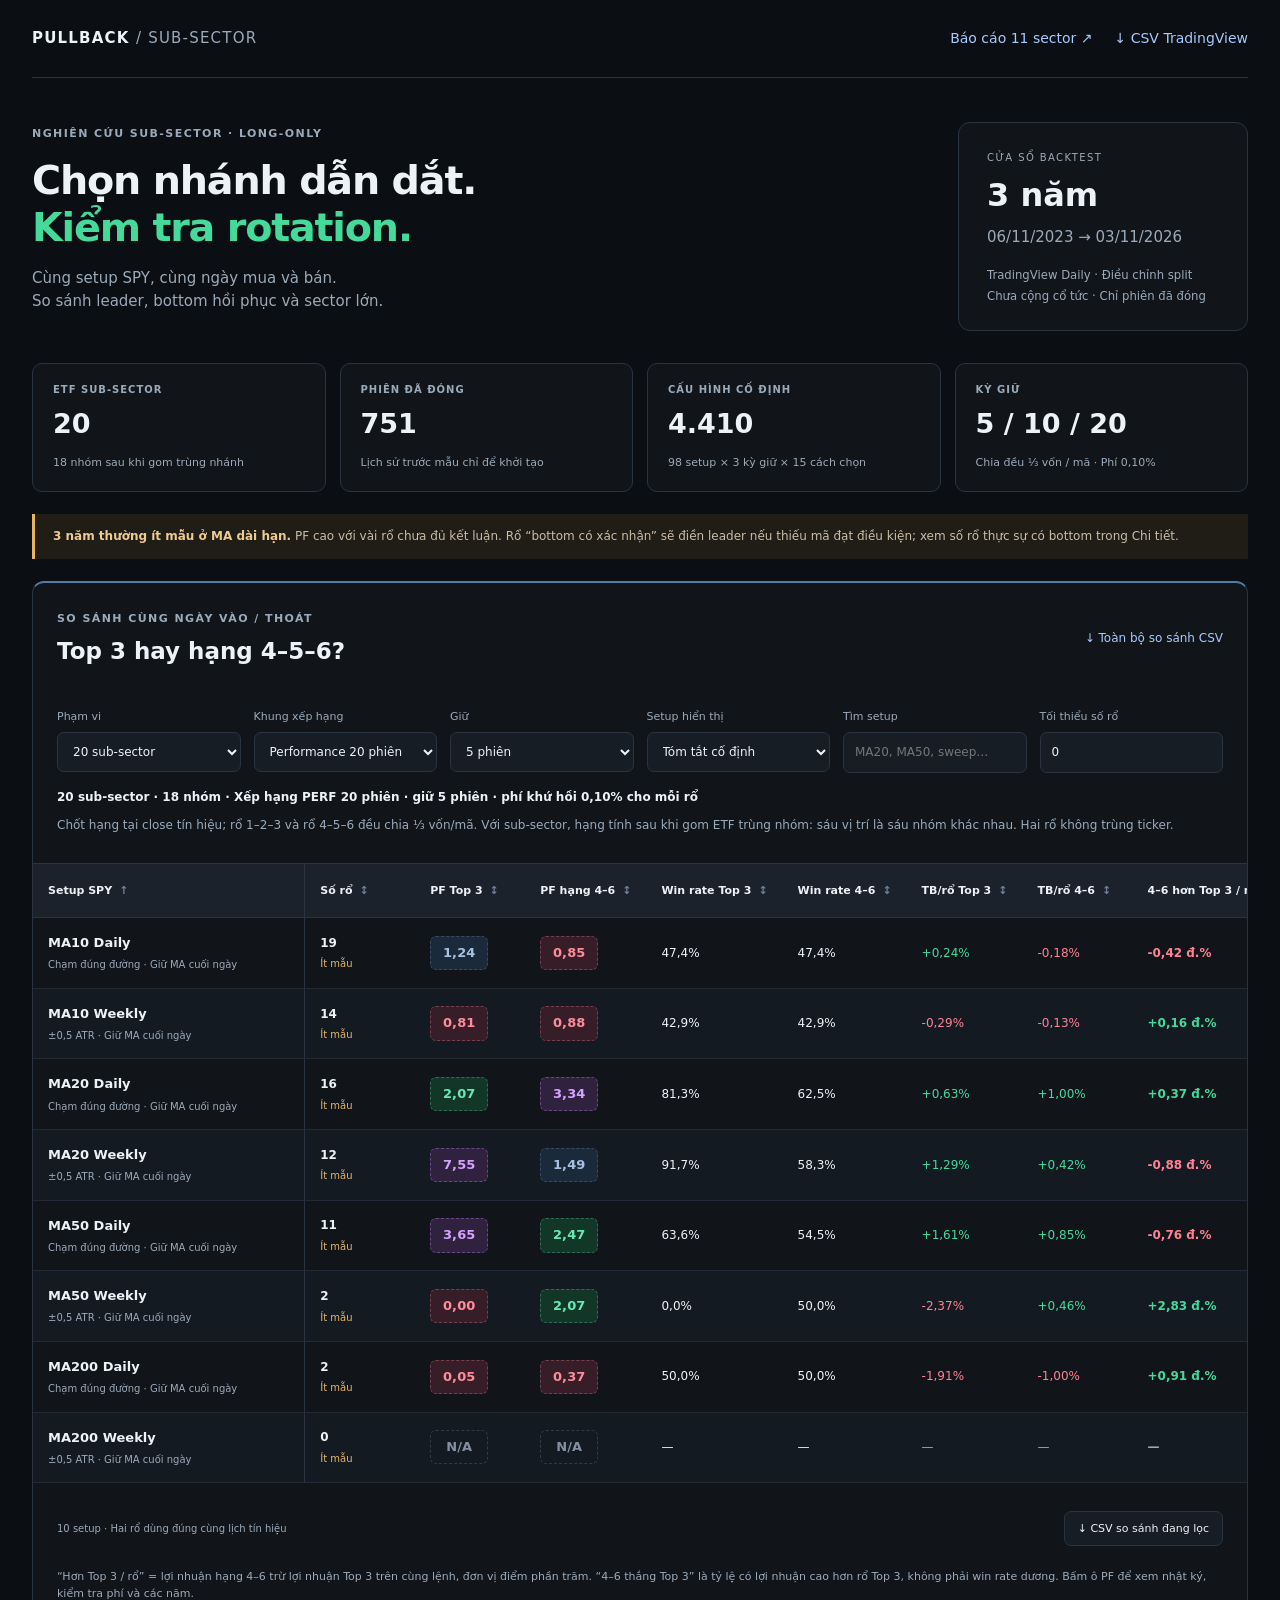
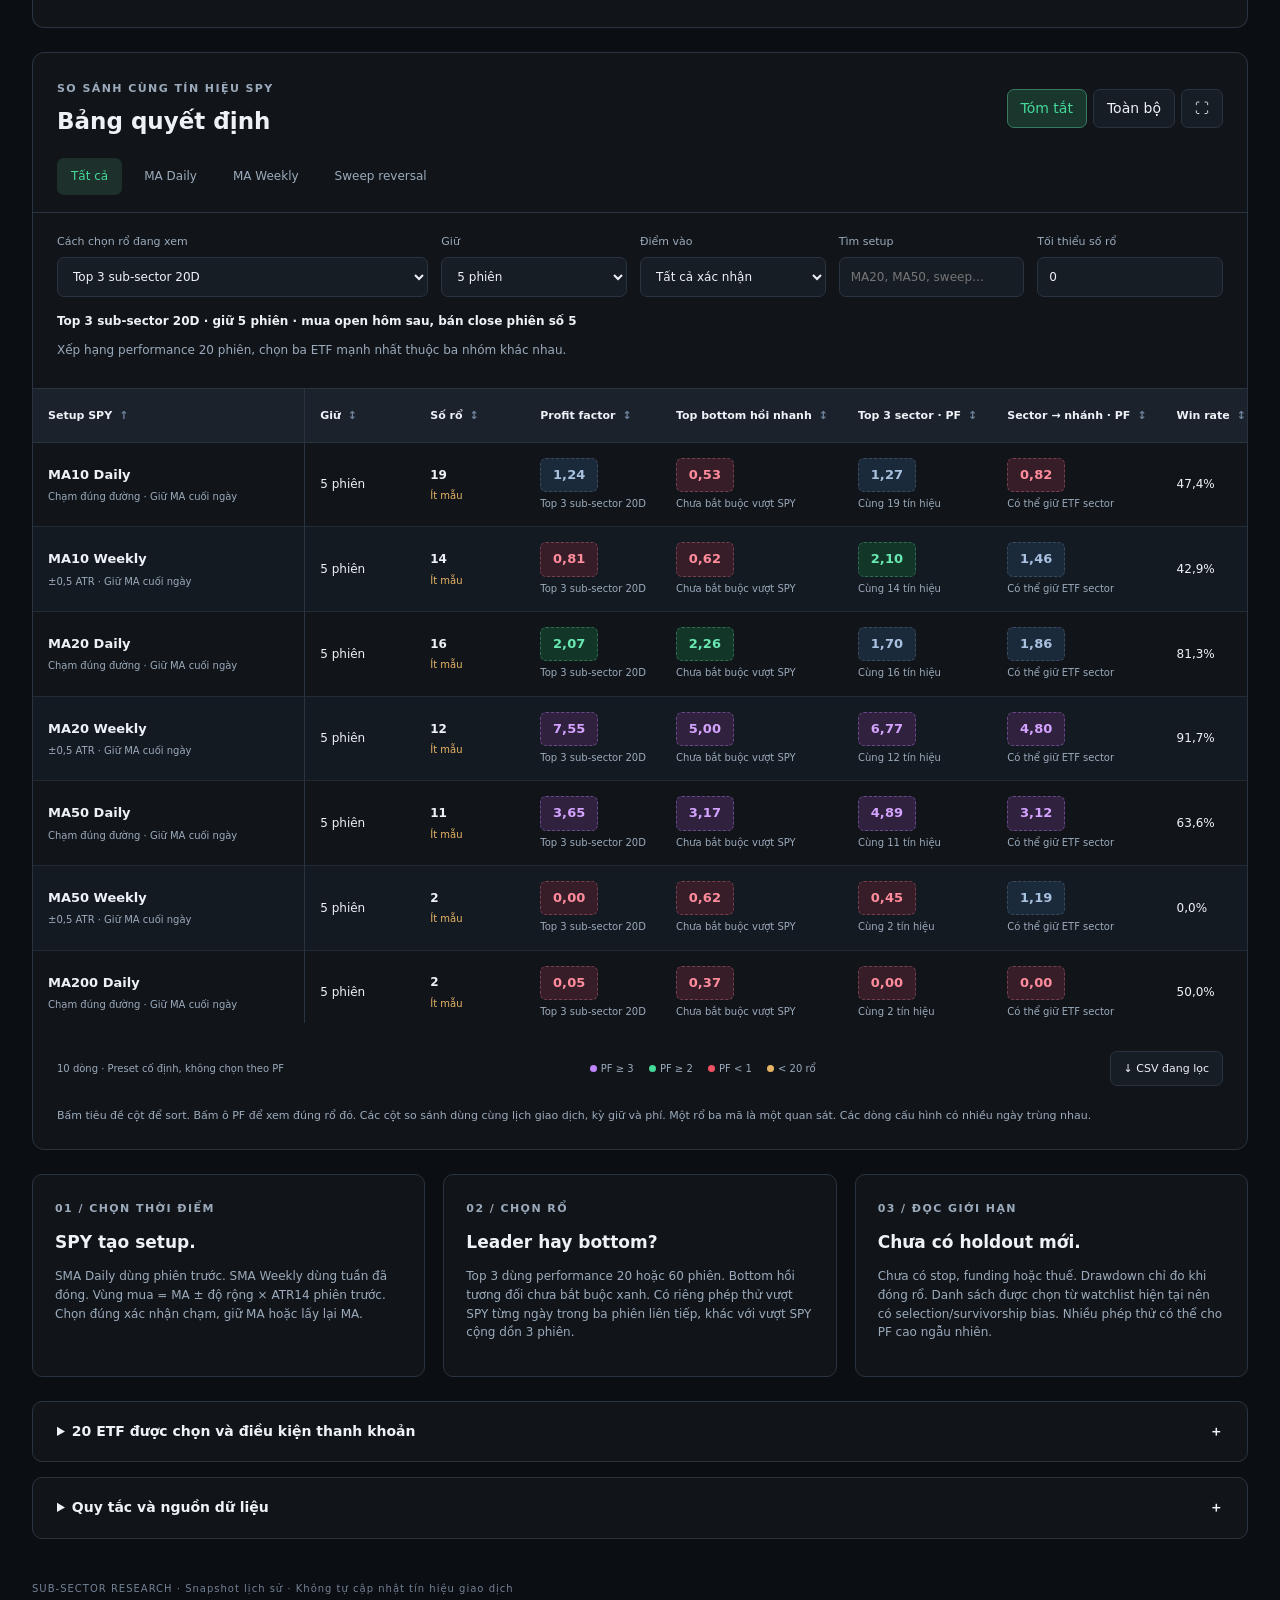
<file: subsector.html>
<!doctype html>
<html lang="vi">
<head>
 <meta charset="utf-8"><meta name="viewport" content="width=device-width, initial-scale=1">
 <meta name="theme-color" content="#0b0e12">
 <meta name="description" content="Backtest sub-sector 3 năm: Top 3 leader, bottom hồi phục và chọn sector trước. TradingView Daily, bảng so sánh cùng lịch mua và bán.">
 <title>Sub-sector Research · 3 năm</title>
 <link rel="stylesheet" href="subsector.css?v=2">
 <script defer src="subsector-load.js?v=2"></script>
</head>
<body>
<div class="shell">
 <header><a class="brand" href="subsector.html">PULLBACK <span>/ SUB-SECTOR</span></a><nav><a href="./?sample=ten-year">Báo cáo 11 sector ↗</a><a href="subsector-source-csv.zip" download>↓ CSV TradingView</a></nav></header>
 <main>
  <section class="hero"><div><div class="eyebrow">NGHIÊN CỨU SUB-SECTOR · LONG-ONLY</div><h1>Chọn nhánh dẫn dắt.<br><span>Kiểm tra rotation.</span></h1><p>Cùng setup SPY, cùng ngày mua và bán.<br>So sánh leader, bottom hồi phục và sector lớn.</p></div><aside><span>CỬA SỔ BACKTEST</span><strong>3 năm</strong><p id="date-range">Đang tải dữ liệu…</p><small>TradingView Daily · Điều chỉnh split<br>Chưa cộng cổ tức · Chỉ phiên đã đóng</small></aside></section>
  <section class="stats" aria-label="Phạm vi nghiên cứu"><article><span>ETF SUB-SECTOR</span><b>20</b><small>18 nhóm sau khi gom trùng nhánh</small></article><article><span>PHIÊN ĐÃ ĐÓNG</span><b id="sessions">—</b><small>Lịch sử trước mẫu chỉ để khởi tạo</small></article><article><span>CẤU HÌNH CỐ ĐỊNH</span><b>4.410</b><small>98 setup × 3 kỳ giữ × 15 cách chọn</small></article><article><span>KỲ GIỮ</span><b>5 / 10 / 20</b><small>Chia đều ⅓ vốn / mã · Phí 0,10%</small></article></section>
  <div class="notice"><b>3 năm thường ít mẫu ở MA dài hạn.</b> PF cao với vài rổ chưa đủ kết luận. Rổ “bottom có xác nhận” sẽ điền leader nếu thiếu mã đạt điều kiện; xem số rổ thực sự có bottom trong Chi tiết.</div>
  <section class="board rank-board" id="rank-board" aria-labelledby="rank-title">
   <div class="board-top"><div><span class="eyebrow">SO SÁNH CÙNG NGÀY VÀO / THOÁT</span><h2 id="rank-title">Top 3 hay hạng 4–5–6?</h2></div><a class="rank-download" href="subsector-rank456-comparison.csv" download>↓ Toàn bộ so sánh CSV</a></div>
   <div class="filters"><label>Phạm vi<select id="rank-universe" aria-label="Phạm vi so sánh"><option value="sub">20 sub-sector</option><option value="sector">11 sector</option></select></label><label>Khung xếp hạng<select id="rank-lookback" aria-label="Khung xếp hạng"><option value="20">Performance 20 phiên</option><option value="60">Performance 60 phiên</option></select></label><label>Giữ<select id="rank-hold" aria-label="Kỳ giữ so sánh"><option value="5">5 phiên</option><option value="10">10 phiên</option><option value="20">20 phiên</option></select></label><label>Setup hiển thị<select id="rank-view" aria-label="Setup hiển thị"><option value="summary">Tóm tắt cố định</option><option value="all">Toàn bộ setup</option></select></label><label>Tìm setup<input id="rank-search" type="search" placeholder="MA20, MA50, sweep…" aria-label="Tìm setup so sánh"></label><label>Tối thiểu số rổ<input id="rank-min-n" type="number" min="0" value="0" aria-label="Số rổ tối thiểu so sánh"></label></div>
   <p class="context" id="rank-context"></p><p class="rule">Chốt hạng tại close tín hiệu; rổ 1–2–3 và rổ 4–5–6 đều chia ⅓ vốn/mã. Với sub-sector, hạng tính sau khi gom ETF trùng nhóm: sáu vị trí là sáu nhóm khác nhau. Hai rổ không trùng ticker.</p>
   <div class="table-scroll" id="rank-scroll" tabindex="0" aria-label="So sánh Top 3 và hạng 4–6, có thanh cuộn ngang"><table><thead><tr id="rank-head"></tr></thead><tbody id="rank-body"></tbody></table></div>
   <div class="bottom-scroll" id="rank-bottom-scroll" tabindex="0" aria-label="Thanh cuộn ngang so sánh hạng"><div id="rank-scroll-width"></div></div>
   <div class="table-foot"><p id="rank-count"></p><button id="rank-export">↓ CSV so sánh đang lọc</button></div>
   <p class="caption">“Hơn Top 3 / rổ” = lợi nhuận hạng 4–6 trừ lợi nhuận Top 3 trên cùng lệnh, đơn vị điểm phần trăm. “4–6 thắng Top 3” là tỷ lệ có lợi nhuận cao hơn rổ Top 3, không phải win rate dương. Bấm ô PF để xem nhật ký, kiểm tra phí và các năm.</p>
  </section>
  <section class="board" id="board" aria-labelledby="board-title">
   <div class="board-top"><div><span class="eyebrow">SO SÁNH CÙNG TÍN HIỆU SPY</span><h2 id="board-title">Bảng quyết định</h2></div><div class="buttons"><button id="summary" class="active" aria-pressed="true">Tóm tắt</button><button id="all" aria-pressed="false">Toàn bộ</button><button id="fullscreen" aria-label="Toàn màn hình bảng">⛶</button></div></div>
   <div class="tabs" role="group" aria-label="Nhóm setup"><button class="active" data-scope="all">Tất cả</button><button data-scope="D">MA Daily</button><button data-scope="W">MA Weekly</button><button data-scope="SWING_LOW">Sweep reversal</button></div>
   <div class="filters"><label class="wide">Cách chọn rổ đang xem<select id="method"></select></label><label>Giữ<select id="hold"><option value="5">5 phiên</option><option value="10">10 phiên</option><option value="20">20 phiên</option></select></label><label>Điểm vào<select id="entry"><option value="">Tất cả xác nhận</option></select></label><label>Tìm setup<input id="search" type="search" placeholder="MA20, MA50, sweep…"></label><label>Tối thiểu số rổ<input id="min-n" type="number" min="0" value="0"></label></div>
   <p class="context" id="context"></p><p class="rule" id="rule"></p>
   <div class="table-scroll" id="table-scroll" tabindex="0" aria-label="Bảng kết quả có thanh cuộn ngang"><table><thead><tr id="head"></tr></thead><tbody id="body"></tbody></table></div>
   <div class="bottom-scroll" id="bottom-scroll" tabindex="0" aria-label="Thanh cuộn ngang"><div id="scroll-width"></div></div>
   <div class="table-foot"><p id="count"></p><p><span class="dot purple"></span>PF ≥ 3 <span class="dot green"></span>PF ≥ 2 <span class="dot red"></span>PF &lt; 1 <span class="dot amber"></span>&lt; 20 rổ</p><button id="export">↓ CSV đang lọc</button></div>
   <p class="caption">Bấm tiêu đề cột để sort. Bấm ô PF để xem đúng rổ đó. Các cột so sánh dùng cùng lịch giao dịch, kỳ giữ và phí. Một rổ ba mã là một quan sát. Các dòng cấu hình có nhiều ngày trùng nhau.</p>
  </section>
  <section class="explain"><article><span class="eyebrow">01 / CHỌN THỜI ĐIỂM</span><h3>SPY tạo setup.</h3><p>SMA Daily dùng phiên trước. SMA Weekly dùng tuần đã đóng. Vùng mua = MA ± độ rộng × ATR14 phiên trước. Chọn đúng xác nhận chạm, giữ MA hoặc lấy lại MA.</p></article><article><span class="eyebrow">02 / CHỌN RỔ</span><h3>Leader hay bottom?</h3><p>Top 3 dùng performance 20 hoặc 60 phiên. Bottom hồi tương đối chưa bắt buộc xanh. Có riêng phép thử vượt SPY từng ngày trong ba phiên liên tiếp, khác với vượt SPY cộng dồn 3 phiên.</p></article><article><span class="eyebrow">03 / ĐỌC GIỚI HẠN</span><h3>Chưa có holdout mới.</h3><p>Chưa có stop, funding hoặc thuế. Drawdown chỉ đo khi đóng rổ. Danh sách được chọn từ watchlist hiện tại nên có selection/survivorship bias. Nhiều phép thử có thể cho PF cao ngẫu nhiên.</p></article></section>
  <details class="panel" id="universe-panel"><summary>20 ETF được chọn và điều kiện thanh khoản <span>＋</span></summary><p>Chỉ ETF cổ phiếu long không đòn bẩy. Tối thiểu 200 phiên trước tín hiệu; bình quân dollar volume 20 phiên trước tín hiệu ≥ 1 triệu USD/ngày. IGV/SKYY cùng một nhóm, IYT/JETS cùng một nhóm, tối đa một mã mỗi nhóm trong rổ sub-sector. Các nhóm khác vẫn có thể tương quan hoặc trùng holdings.</p><div class="table-scroll"><table><thead><tr><th>ETF</th><th>Nhánh</th><th>Sector tham chiếu</th><th>Nhóm</th><th>Phiên đủ điều kiện</th></tr></thead><tbody id="universe"></tbody></table></div><p>Sector tham chiếu là cách phân nhóm nghiên cứu, không phải khẳng định mọi holdings đều thuộc ETF sector đó. Không có sub-sector được chọn cho XLU/XLRE; mô hình chọn sector trước giữ ETF sector khi không có nhánh phù hợp.</p></details>
  <details class="panel"><summary>Quy tắc và nguồn dữ liệu <span>＋</span></summary><p>Chọn mã sau close tín hiệu, mua open phiên kế tiếp; ngày mua là phiên 1; bán close phiên 5/10/20. Giữ nguyên ba mã, không tái cân bằng, không chồng rổ. Phí khứ hồi 0,10%; kiểm tra thêm 0,30%. Thời gian không có setup giữ tiền mặt, chưa tính lãi.</p><p>MA được re-arm sau ba phiên chưa chạm vùng; “Giữ MA” cần close ≥ tâm MA, “Lấy lại MA” chờ tối đa năm phiên sau chạm. Sweep dùng pivot 2 trái/2 phải đã được biết trước tín hiệu, tuổi tối đa 40 phiên; bản xác nhận cần phiên kế tiếp đóng vượt high nến sweep.</p><p>TradingView MCP get_ohlcv, Daily regular session, điều chỉnh split; không bao gồm tái đầu tư cổ tức. CSV do chương trình ghi từ OHLCV TradingView, không phải thao tác Download chart data trên giao diện. Không trộn với nguồn Yahoo của báo cáo 10 năm.</p><p>Rổ sector đối chiếu được tính lại từ cùng nguồn TradingView và cùng ba năm. Màu xanh/tím chỉ biểu diễn PF lịch sử, không phải đánh giá an toàn hoặc tín hiệu live. PF là tổng tiền thắng / tổng tiền thua tuyệt đối; không có rổ lỗ thì để N/A.</p><nav class="downloads"><a href="subsector-backtest-csv.zip?v=2" download>↓ Kết quả + nhật ký + phương pháp</a><a href="subsector-source-csv.zip" download>↓ 32 CSV OHLCV nguồn</a><a href="subsector-methodology.md?v=2" download>↓ Phương pháp chi tiết</a></nav></details>
 </main><footer>SUB-SECTOR RESEARCH · Snapshot lịch sử · Không tự cập nhật tín hiệu giao dịch</footer>
</div>
<dialog id="detail"><div class="drawer-head"><span class="eyebrow">CHI TIẾT BACKTEST</span><button id="close" aria-label="Đóng chi tiết">×</button></div><div id="detail-content"></div></dialog>
</body></html>
</file>
<file: styles.css>
:root{color-scheme:dark;--bg:#161b22;--panel:#1d252f;--raised:#222d38;--border:#33404d;--text:#dce3eb;--muted:#9baaba;--mint:#90cbb3;--purple:#bba4dc;--blue:#95b6d9;--red:#d59d9f;--amber:#d3bc8d;--font:Inter,'Segoe UI',system-ui,-apple-system,sans-serif}
*{box-sizing:border-box}body{margin:0;background:var(--bg);color:var(--text);font-family:var(--font);font-size:14px;line-height:1.5}button,input,select{font:inherit}button,a,input,select{-webkit-tap-highlight-color:transparent}button{cursor:pointer}button:focus-visible,a:focus-visible,input:focus-visible,select:focus-visible,[tabindex]:focus-visible{outline:2px solid var(--purple);outline-offset:3px}button{color:inherit}a{color:var(--blue);text-decoration:none}button:disabled{opacity:.35;cursor:default}.shell{max-width:1680px;margin:auto;padding:0 44px}.topbar{height:84px;display:flex;align-items:center;justify-content:space-between;gap:16px;border-bottom:1px solid var(--border)}.brand{display:flex;gap:13px;align-items:center;color:var(--text);font-size:13px;letter-spacing:1.2px;font-weight:750}.brand-light{font-weight:450;color:var(--muted)}.brand-icon{width:32px;height:31px;display:flex;gap:3px;align-items:center}.brand-icon i{display:block;width:5px;border-radius:2px;background:var(--mint);height:19px}.brand-icon i:nth-child(2){height:28px}.brand-icon i:nth-child(3){height:12px;background:var(--purple)}.brand-icon i:nth-child(4){height:22px;background:var(--purple)}.top-actions{display:flex;gap:12px;align-items:center}.status-pill{font-size:12px;color:var(--muted);display:flex;gap:8px;align-items:center;margin-right:10px}.status-dot,.stamp-dot{width:6px;height:6px;border-radius:50%;background:var(--mint);display:inline-block}.button{border:1px solid var(--border);border-radius:8px;padding:9px 14px;font-size:12px;display:inline-flex;gap:9px;align-items:center;color:var(--text);background:var(--raised)}.button:hover{border-color:#647789}.icon-button{border:1px solid var(--border);background:transparent;border-radius:7px;min-width:34px;height:34px;font-size:22px;line-height:1;display:inline-flex;align-items:center;justify-content:center}.icon-button:hover{background:var(--raised)}.hero{display:flex;justify-content:space-between;gap:40px;padding:44px 0 35px;align-items:center}.eyebrow{letter-spacing:1.7px;font-size:11px;font-weight:650;color:var(--mint);display:flex;align-items:center;gap:8px}.tiny-rule{width:20px;height:1px;background:var(--mint)}.eyebrow.small{font-size:10px;letter-spacing:1.6px;color:var(--muted)}h1{font-size:clamp(30px,3.2vw,47px);line-height:1.17;letter-spacing:-1.8px;margin:16px 0 14px;font-weight:680}h1 span{color:var(--muted);font-weight:450}.hero-description{font-size:14px;line-height:1.8;color:var(--muted);margin:0 0 20px}.hero-tags{display:flex;gap:8px;flex-wrap:wrap}.hero-tags span{background:#202a34;border:1px solid #35414d;border-radius:6px;padding:4px 9px;font-size:11px;color:#b4c0ce}.report-stamp{padding:24px 28px;width:292px;flex-shrink:0;border:1px solid var(--border);border-radius:11px;background:#1b232c}.stamp-header{display:flex;align-items:center;gap:8px;font-size:10px;letter-spacing:1.5px;color:var(--muted)}.report-stamp strong{display:block;font-size:30px;font-weight:550;letter-spacing:.4px;margin:12px 0 3px}.report-stamp p{font-size:11px;color:var(--muted);margin:0}.stamp-divider{border-top:1px solid var(--border);margin:17px 0}.stamp-foot{display:flex;justify-content:space-between;font-size:11px;gap:15px}.stamp-foot span{color:var(--muted)}.stamp-foot b{font-weight:550}.report-stamp small{display:block;color:#92a1b0;font-size:10px;line-height:1.65;margin-top:12px}.metrics-grid{display:grid;grid-template-columns:repeat(4,minmax(0,1fr));gap:14px;margin-bottom:34px}.metric-card{border:1px solid var(--border);border-radius:10px;background:var(--panel);padding:19px 19px 16px;text-align:left;min-width:0;position:relative;overflow:hidden}.metric-card:before{content:'';position:absolute;top:0;left:20px;right:20px;height:2px;background:var(--border)}button.metric-card:hover{background:#242e3a;transform:translateY(-1px)}.accent-mint:before{background:#719c89}.accent-purple:before{background:#947fae}.accent-blue:before{background:#708fae}.metric-label{font-size:9px;letter-spacing:.8px;color:#adbac8;font-weight:600;display:flex;justify-content:space-between;gap:6px}.metric-label>span{font-size:13px;color:var(--muted)}.metric-main{display:flex;align-items:baseline;gap:12px;margin:16px 0 14px}.metric-main strong{font-size:37px;letter-spacing:-1.5px;line-height:1;font-weight:580;font-variant-numeric:tabular-nums}.accent-mint .metric-main strong{color:var(--mint)}.accent-purple .metric-main strong{color:var(--purple)}.accent-blue .metric-main strong{color:var(--blue)}.metric-main>span{color:var(--muted);font-size:10px}.metric-bottom{display:flex;align-items:center;gap:10px;flex-wrap:wrap;font-size:10px;color:var(--muted)}.metric-bottom b{color:#ced8e2;font-weight:550}.tag{display:inline-flex;align-items:center;gap:5px;border-radius:5px;padding:3px 7px;font-size:9px;font-weight:550;white-space:nowrap}.mint{color:#a0d3bc;background:#283d35}.purple{color:#c8b7e1;background:#373044}.blue{color:#acc4df;background:#2d3b4b}.gray{color:#adbac7;background:#313b45}.amber{color:#ddc79d;background:#3a352b}.red{color:#dda9ab;background:#3e2f35}.allocation-bar{display:flex;gap:5px;margin-top:25px}.allocation-bar span{height:8px;flex:1;border-radius:3px;background:#709783}.allocation-bar span:nth-child(2){background:#8d7da4}.allocation-bar span:nth-child(3){background:#7490ac}.allocation-numbers{display:flex;margin:7px 0 17px}.allocation-numbers b{flex:1;font-weight:500;color:#b8c5d3;font-size:16px}.allocation-card .metric-bottom{font-size:9px;gap:7px}.workspace{border:1px solid var(--border);border-radius:12px;background:var(--panel);overflow:hidden}.workspace-heading{padding:24px 23px 19px;display:flex;align-items:center;justify-content:space-between;gap:20px}h2{font-size:22px;letter-spacing:-.6px;font-weight:600;margin:5px 0 0}.view-switch{display:flex;background:#151e27;border:1px solid var(--border);padding:4px;border-radius:8px;gap:4px}.view-switch button{border:0;background:transparent;color:var(--muted);padding:7px 13px;border-radius:5px;font-size:11px;white-space:nowrap}.view-switch button.active{background:#344251;color:#e0e7ee}.view-switch span{font-size:9px;margin-left:5px;opacity:.7}.scope-tabs{display:flex;gap:24px;align-items:center;padding:0 24px;border-bottom:1px solid var(--border);overflow-x:auto}.scope-tabs button{border:0;border-bottom:2px solid transparent;background:transparent;padding:12px 0 13px;color:var(--muted);white-space:nowrap;font-size:12px}.scope-tabs button.active{color:var(--mint);border-bottom-color:var(--mint)}.small-badge{font-size:8px;padding:2px 5px;border-radius:3px;background:#35404c;color:#b7c5d3;margin-left:5px}.scope-note{margin-left:auto;color:#8495a5;font-size:10px;white-space:nowrap}.filter-panel{display:flex;gap:12px;padding:18px 23px 12px;align-items:center;flex-wrap:wrap}.search-field{display:flex;align-items:center;border:1px solid var(--border);border-radius:7px;background:#19222b;flex:1;min-width:190px;min-height:49px;padding:0 12px;gap:8px}.search-field>span{font-size:23px;color:var(--muted)}.search-field input{border:0;background:transparent;color:var(--text);width:100%;padding:11px 0;outline:none;font-size:12px}.search-field:focus-within{border-color:#8baab5}.search-field input::placeholder{color:#8799aa}.filter{display:flex;flex-direction:column;border:1px solid var(--border);border-radius:7px;background:#19222b;padding:5px 10px;min-width:150px;flex:0 1 180px}.filter>span{font-size:9px;color:#8e9fb0;margin-bottom:2px}.filter select,.filter input{border:0;background:transparent;color:#cbd6e1;width:100%;font-size:11px;padding:1px 0 2px;min-height:22px;outline:none}.filter select option{background:#222e3a;color:var(--text)}.filter:focus-within{border-color:#8baab5}.filter.narrow{min-width:110px;flex-basis:120px}.text-button{border:0;background:transparent;padding:7px 4px;font-size:10px;color:var(--muted);white-space:nowrap}.text-button:hover{color:var(--text)}.advanced-filters{display:flex;gap:12px;align-items:center;flex-wrap:wrap;padding:0 23px 14px}.advanced-filters[hidden]{display:none}.checkbox-filter{font-size:11px;color:var(--muted);display:flex;align-items:center;gap:7px}.checkbox-filter input{accent-color:var(--mint)}.results-toolbar{padding:0 23px 12px;display:flex;align-items:center;justify-content:space-between;gap:10px}.results-toolbar p{font-size:10px;color:var(--muted);margin:0}.results-toolbar p b{color:#d5dee7;font-weight:550}.toolbar-buttons{display:flex;gap:15px}.table-scroll{overflow:auto;max-height:590px;min-height:160px;scrollbar-color:#596c7c #1c2731;scrollbar-width:thin;border-top:1px solid var(--border)}table{border-collapse:separate;border-spacing:0;min-width:1630px;width:100%;font-variant-numeric:tabular-nums}th,td{border-bottom:1px solid #303c48;padding:15px 18px;text-align:right;white-space:nowrap}th{position:sticky;top:0;background:#26323e;z-index:4;color:#aebdcb;padding:12px 18px;font-size:10px;font-weight:500;text-align:right}th button{border:0;padding:0;background:none;color:inherit;display:inline-flex;align-items:center;gap:7px;font-size:inherit;font-weight:inherit}th button:hover{color:#fff}.sort-icon{font-size:10px;opacity:.55}th[aria-sort=descending] .sort-icon,th[aria-sort=ascending] .sort-icon{color:var(--mint);opacity:1}th:first-child,td:first-child{position:sticky;left:0;text-align:left;width:245px;min-width:245px;box-shadow:6px 0 10px -10px #000}th:first-child{z-index:6;background:#26323e}td:first-child{background:#1d252f;z-index:2}td:nth-child(2),th:nth-child(2){text-align:left;min-width:195px}td:nth-child(3),th:nth-child(3){text-align:left;min-width:100px}td{font-size:12px;color:#c7d3df;vertical-align:middle}tbody tr{cursor:pointer;transition:background .15s}tbody tr:hover{background:#273440}tbody tr:hover td:first-child{background:#273440}tbody tr:last-child td{border-bottom:0}.setup-primary{font-weight:650;font-size:12px;color:#dbe4ed;display:flex;align-items:center;gap:7px}.setup-secondary{font-size:9px;color:#95a6b6;margin-top:4px;white-space:normal;line-height:1.5;max-width:230px}.mini-tag{font-size:8px;background:#313d49;color:#bac7d5;border:1px solid #3f4c5a;border-radius:4px;padding:1px 4px;font-weight:500}.policy-name{font-size:11px;color:#c9d5e1}.policy-description{font-size:9px;color:#91a2b2;margin-top:4px}.sample-count{font-weight:600;color:#dbe4ed}.sample-warning{display:block;font-size:8px;color:#b4a692}.sample-ok{display:block;font-size:8px;color:#7d90a1}.pf-pill{padding:5px 10px;border-radius:5px;min-width:51px;display:inline-block;font-size:12px;font-weight:650;text-align:center}.pf-purple{background:#3b324c;color:#d5c0ee}.pf-green{background:#2b4037;color:#add9c0}.pf-neutral{background:#2c3947;color:#b2c9e0}.pf-red{background:#412f37;color:#dea7ac}.pf-low-sample{background:#303944;color:#a9b6c3}.pos{color:#9bc9b2}.neg{color:#d49fa3}.neutral-text{color:#98a9ba}.wr-wrap{display:flex;align-items:center;justify-content:flex-end;gap:9px}.wr-track{height:3px;width:38px;background:#394652;border-radius:4px;overflow:hidden}.wr-fill{height:100%;background:#86ad9a;border-radius:4px}.cell-sub{font-size:8px;color:#8698a9;margin-top:3px}.detail-link{font-size:17px;color:#95a9ba;background:transparent;border:0;padding:4px 8px}.horizontal-scroll{overflow-x:auto;overflow-y:hidden;height:14px;background:#19232d;scrollbar-color:#647888 #1e2a34}.horizontal-scroll>div{height:1px}.table-footer{display:flex;justify-content:space-between;align-items:center;gap:15px;padding:14px 22px;flex-wrap:wrap;border-top:1px solid var(--border)}.legend{display:flex;gap:13px;flex-wrap:wrap;font-size:9px;color:var(--muted)}.legend>span{display:flex;align-items:center;gap:5px}.legend-dot{height:5px;width:5px;border-radius:50%;display:inline-block}.purple-dot{background:#b49bd0}.green-dot{background:#8cbaa3}.red-dot{background:#ca9197}.gray-dot{background:#8b98a5}.pagination{display:flex;align-items:center;gap:9px;font-size:10px;color:var(--muted)}.pagination label{display:flex;align-items:center;gap:6px}.pagination select{background:#283542;border:1px solid var(--border);color:var(--text);border-radius:4px;padding:4px;font-size:10px}.pagination .icon-button{min-width:25px;height:26px;font-size:17px}.table-caption{padding:0 22px 15px;margin:0;color:#8497a9;font-size:10px;line-height:1.8}.reading-grid{display:grid;grid-template-columns:repeat(3,minmax(0,1fr));gap:16px;margin:25px 0 20px}.reading-card{border:1px solid var(--border);border-radius:10px;padding:22px;background:#1a232c}.reading-icon{font-size:9px;font-weight:650;letter-spacing:1.2px}.reading-card h3{font-size:15px;font-weight:550;margin:12px 0 8px}.reading-card p{color:var(--muted);font-size:11px;line-height:1.8;margin:0}.mint-text{color:var(--mint)}.purple-text{color:var(--purple)}.amber-text{color:var(--amber)}.methodology{border-top:1px solid var(--border);border-bottom:1px solid var(--border);margin-top:18px}.methodology summary{padding:18px 2px;cursor:pointer;font-size:12px;color:#b6c4d1;list-style:none;display:flex;justify-content:space-between}.methodology summary::-webkit-details-marker{display:none}.methodology-content{padding:0 0 20px;display:grid;grid-template-columns:1fr 1fr;gap:15px 28px}.methodology-content p{font-size:11px;color:var(--muted);line-height:1.8;margin:0}.methodology-content b{color:#c5d3df}.methodology-content a{font-size:11px}.page-footer{display:flex;justify-content:space-between;gap:16px;padding:21px 0 28px;font-size:9px;color:#7e91a3}.page-footer i{font-style:normal;padding:0 7px;color:#657788}.empty-state{padding:50px 20px;text-align:center}.empty-state>span{font-size:36px;color:var(--muted)}.empty-state h3{font-size:17px;font-weight:500}.empty-state p{color:var(--muted);font-size:12px}.empty-state[hidden]{display:none}.drawer-backdrop{position:fixed;inset:0;background:#070e14a8;z-index:30;backdrop-filter:blur(3px)}.detail-drawer{position:fixed;right:0;top:0;bottom:0;width:470px;max-width:100%;background:#1c2630;border-left:1px solid #465462;z-index:31;padding:24px;overflow:auto;box-shadow:-20px 0 80px #0004}.drawer-backdrop[hidden],.detail-drawer[hidden]{display:none}.drawer-top{display:flex;justify-content:space-between;align-items:center;margin-bottom:25px}.detail-drawer h2{font-size:27px;margin:7px 0 12px}.detail-sub{font-size:12px;color:var(--muted);line-height:1.7}.detail-badges{display:flex;gap:7px;flex-wrap:wrap;margin:16px 0 24px}.detail-stats{display:grid;grid-template-columns:1fr 1fr;gap:10px;margin:20px 0}.detail-stat{border:1px solid var(--border);padding:14px;border-radius:8px}.detail-stat small{color:var(--muted);font-size:10px}.detail-stat b{display:block;font-size:24px;font-weight:550;margin-top:4px}.detail-block{border-top:1px solid var(--border);padding-top:18px;margin-top:20px}.detail-block h3{font-size:12px;font-weight:650;margin:0 0 10px;color:#cdd8e3}.detail-block p,.detail-block li{font-size:12px;color:#a6b6c6;line-height:1.8}.detail-block ol{padding-left:18px}.period-table{min-width:0;margin-top:8px}.period-table td,.period-table th{position:static!important;min-width:0!important;width:auto!important;background:none!important;box-shadow:none!important;padding:9px 5px;font-size:10px}.period-table tr{cursor:default}.detail-note{padding:12px 14px;border:1px solid #514b3c;background:#322f27;border-radius:7px;font-size:11px;color:#c9b990;line-height:1.7}.toast{position:fixed;bottom:25px;left:50%;transform:translateX(-50%);padding:12px 20px;background:#3c4c59;border:1px solid #687d8e;box-shadow:0 10px 40px #0004;color:#e0e8ef;z-index:50;border-radius:8px;font-size:12px}.toast[hidden]{display:none}.workspace:fullscreen{background:var(--panel);overflow:auto;border-radius:0;padding:5px 0}.workspace:fullscreen .table-scroll{max-height:calc(100vh - 290px)}.workspace:fullscreen .reading-grid{display:none}body.drawer-open{overflow:hidden}
@media(min-width:1500px){.metric-label{font-size:10px}.metric-bottom{font-size:11px}.metric-card{padding:22px}.filter-panel{flex-wrap:nowrap}}
@media(max-width:1150px){.shell{padding:0 25px}.metrics-grid{grid-template-columns:repeat(2,minmax(0,1fr))}.hero{gap:25px}.scope-note{display:none}.filter-panel .search-field{flex-basis:250px}.filter{flex:1}.reading-grid{gap:12px}.reading-card{padding:18px}}
@media(max-width:700px){.shell{padding:0 15px}.topbar{height:68px}.brand{font-size:10px;gap:7px;letter-spacing:.7px}.brand-icon{width:23px;gap:2px}.brand-icon i{width:4px}.top-actions{gap:7px}.status-pill{display:none}.top-actions .button{padding:7px 9px;font-size:10px}.hero{padding:29px 0 25px;display:block}.hero h1{font-size:35px;letter-spacing:-1.2px}.hero-description{font-size:12px}.report-stamp{width:100%;padding:14px 16px;margin-top:22px;display:grid;grid-template-columns:1fr auto;gap:2px 15px;align-items:center}.stamp-header{font-size:8px}.report-stamp strong{font-size:21px;margin:0;grid-column:2;grid-row:1/3}.report-stamp p{font-size:9px}.stamp-divider,.stamp-foot,.report-stamp small{display:none}.metrics-grid{gap:9px;margin-bottom:23px}.metric-card{padding:15px 12px 13px}.metric-card:before{left:12px;right:12px}.metric-label{font-size:8px;letter-spacing:.2px;min-height:26px}.metric-main{margin:12px 0 10px;gap:6px;flex-wrap:wrap}.metric-main strong{font-size:31px}.metric-main>span{font-size:8px}.metric-bottom{font-size:9px;gap:7px}.metric-bottom .tag{font-size:8px}.allocation-bar{margin-top:16px}.allocation-numbers{margin-bottom:14px}.allocation-card .metric-bottom{font-size:8px}.workspace-heading{padding:19px 14px 15px;align-items:flex-end;gap:10px}h2{font-size:19px}.eyebrow.small{font-size:8px}.view-switch button{font-size:10px;padding:6px 8px}.view-switch span{display:none}.scope-tabs{padding:0 14px;gap:20px}.scope-tabs button{font-size:11px}.filter-panel{padding:14px 14px 9px;gap:8px}.search-field{min-width:100%;min-height:42px}.filter{min-width:0;flex-basis:40%;padding:4px 8px}.filter.narrow{flex-basis:30%;min-width:80px}.filter-panel>.text-button{margin-left:auto}.advanced-filters{padding:0 14px 12px;gap:8px}.advanced-filters .filter{flex-basis:43%}.advanced-filters .narrow{flex-basis:30%}.results-toolbar{padding:0 14px 10px;flex-wrap:wrap;gap:2px}.toolbar-buttons{gap:14px;width:100%;justify-content:flex-end}.toolbar-buttons .text-button{font-size:9px}.table-scroll{max-height:510px}td:first-child,th:first-child{min-width:185px;width:185px}.setup-primary{font-size:11px}.setup-secondary{max-width:170px}th,td{padding:13px 14px}.table-footer{padding:12px 14px;gap:14px}.legend{font-size:8px;gap:10px}.pagination{margin-left:auto}.table-caption{padding:0 14px 12px;font-size:9px}.reading-grid{grid-template-columns:1fr;gap:10px;margin-top:20px}.reading-card{padding:18px}.reading-card h3{margin:8px 0 5px}.methodology-content{grid-template-columns:1fr;gap:12px}.methodology summary{font-size:11px;gap:20px}.page-footer{flex-direction:column;gap:6px;font-size:8px}.detail-drawer{padding:20px;width:100%}.detail-drawer h2{font-size:25px}}
@media(prefers-reduced-motion:reduce){*{transition:none!important;scroll-behavior:auto!important}}@media print{.top-actions,.filter-panel,.advanced-filters,.toolbar-buttons,.scope-tabs,.pagination,.view-switch{display:none}.shell{max-width:none;padding:10px}.table-scroll{max-height:none;overflow:visible}.table-scroll table{min-width:0}body{background:#fff;color:#111}.workspace,.metric-card,.report-stamp,.reading-card{background:#fff;color:#111}.reading-grid{display:none}}
</file>
<file: sector-theme.css>
/* Palette from US Sector Rotation Live (app/globals.css); layout stays local. */
:root{color-scheme:dark;--bg:#0b0e12;--panel:#11151a;--raised:#161b21;--border:#2a3138;--text:#edf2f7;--muted:#8d98a6;--mint:#45d99a;--purple:#c084fc;--blue:#5795ff;--red:#f05264;--amber:#f2c94c}
html{background:#0b0e12}body{background:linear-gradient(180deg,#10151c 0,#0b0e12 300px);color:#edf2f7;min-height:100vh}.topbar{border-bottom-color:#2a3138}.brand-light{color:#aeb8c4}.hero h1 span{color:#c2cad4}.hero-description{color:#aeb8c4}.hero-tags span{background:#161b21;border-color:#2a3138;color:#b7c1cc}.report-stamp{background:#11151a;border-color:#30404d}.report-stamp p,.report-stamp small,.stamp-header,.stamp-foot span{color:#8d98a6}.stamp-divider{border-top-color:#2a3138}
.metric-card,.accent-mint,.accent-purple,.accent-blue{background:#11151a;border-color:#2a3138}.metric-label{color:#b7c1cc}.metric-main>span,.metric-bottom{color:#8d98a6}.metric-bottom b{color:#edf2f7}.accent-mint:before{background:#45d99a}.accent-purple:before{background:#c084fc}.accent-blue:before{background:#5795ff}button.metric-card:hover{background:#151b22;border-color:#4b5968}.allocation-bar span{background:#45d99a}.allocation-bar span:nth-child(2){background:#c084fc}.allocation-bar span:nth-child(3){background:#5795ff}.allocation-numbers b{color:#edf2f7}.tag{background:#161b21;color:#aeb8c4}.tag.mint{background:#132a20;color:#55d89a}.tag.purple{background:#251637;color:#c084fc}
.workspace{background:#11151a;border-color:#30404d;box-shadow:0 12px 30px #0003}.workspace-heading{background:#11151a}.view-switch{background:#11151a;border-color:#2a3138}.view-switch button{color:#8d98a6}.view-switch button.active{background:#45d99a;color:#05150f;font-weight:750}.scope-tabs{background:#11151a;border-bottom-color:#2a3138}.scope-tabs button{color:#aeb8c4}.scope-tabs button.active{color:#45d99a;border-bottom-color:#45d99a;font-weight:750}.scope-note{color:#8d98a6}.small-badge{background:#251637;color:#c084fc}
.search-field,.filter{background:#161b21;border-color:#35404b}.search-field input,.filter select,.filter input{color:#edf2f7}.search-field input::placeholder{color:#8d98a6}.filter>span{color:#8d98a6}.text-button,.checkbox-filter{color:#aeb8c4}.text-button:hover{color:#edf2f7}.results-toolbar p{color:#8d98a6}.results-toolbar p b{color:#edf2f7}
.table-scroll{border-top-color:#3a424b;scrollbar-color:#3a4652 #11151a}.table-scroll th,.table-scroll th:first-child{background:#1a1f25;color:#aeb8c4;border-bottom:1px solid #3a424b}.table-scroll th button{font-size:11px;font-weight:800;color:inherit}.table-scroll th[aria-sort=ascending],.table-scroll th[aria-sort=descending]{color:#fff;background:#202831}.table-scroll td{color:#edf2f7;border-bottom-color:#252b32;border-right:1px solid #20262c;font-size:13px}.table-scroll tbody tr:nth-child(odd),.table-scroll tbody tr:nth-child(odd) td:first-child{background:#11151a}.table-scroll tbody tr:nth-child(even),.table-scroll tbody tr:nth-child(even) td:first-child{background:#14191f}.table-scroll tbody tr:hover,.table-scroll tbody tr:hover td:first-child{background:#1b232d}.setup-primary{color:#fff;font-size:13px;font-weight:750}.setup-secondary,.policy-description{color:#8d98a6;font-size:10px}.policy-name{color:#c2cad4;font-size:12px}.mini-tag{background:#202831;border-color:#3a4652;color:#aeb8c4}.sample-count{color:#edf2f7;font-size:14px}.sample-warning{color:#f2c94c;font-size:9px;font-weight:700}.sample-ok,.cell-sub,.neutral-text{color:#8d98a6}.detail-link{color:#58d9a4}
.pf-pill{font-size:13px;font-weight:800;min-width:58px;border:1px solid transparent;box-shadow:none}.pf-purple{background:#251637;color:#c084fc;border-color:#66378a}.pf-green{background:#133222;color:#65e6a8;border-color:#2e704f}.pf-neutral{background:#15335b;color:#7eb0ff;border-color:#3562a0}.pf-red{background:#34161b;color:#ff6f7d;border-color:#75303a}.pf-low-sample{background:#312b14;color:#f0d065;border-color:#6f642e}.pf-unavailable{background:#20262c;color:#8d98a6;border-color:#35404b}.pos{color:#45d99a}.neg{color:#f05264}.wr-track{background:#2a3138}.wr-fill{background:#45d99a}
.horizontal-scroll{background:#11151a;scrollbar-color:#4b5968 #11151a;height:16px}.table-footer,.table-caption{background:#11151a;border-color:#2a3138;color:#8d98a6}.legend{color:#aeb8c4;font-size:10px}.purple-dot{background:#c084fc}.green-dot{background:#45d99a}.blue-dot{background:#5795ff}.red-dot{background:#f05264}.amber-dot{background:#f2c94c}.pagination button,.pagination select{background:#151b21;color:#aab4be;border-color:#35404b}.reading-card{background:#11151a;border-color:#2a3138}.reading-card p,.methodology-content p{color:#aeb8c4}.reading-card h3,.methodology summary,.methodology-content b{color:#edf2f7}.reading-icon{color:#45d99a}.page-footer{color:#8d98a6}
.detail-drawer{background:#11151a;border-left-color:#3a4652}.detail-stat{background:#161b21;border-color:#2a3138}.detail-stat small{color:#8d98a6}.detail-stat b,.detail-block h3{color:#edf2f7}.detail-block{border-top-color:#2a3138}.detail-block p,.detail-block li,.detail-sub{color:#b7c1cc}.detail-note{background:#312b14;border-color:#6f642e;color:#f0d065}.period-table td,.period-table th{color:#c2cad4}.toast{background:#202831;border-color:#4b5968;color:#edf2f7}
@media(max-width:700px){.table-scroll td{font-size:12px}.setup-primary{font-size:12px}.setup-secondary,.policy-description{font-size:10px}.legend{font-size:9px}}
.holding-bar{display:flex;justify-content:space-between;align-items:center;gap:18px;padding:14px 18px;border:1px solid #30404d;border-radius:10px;background:#11151a}.holding-bar b{font-size:11px;letter-spacing:.08em}.holding-bar>div>span{display:block;color:#8d98a6;font-size:11px;margin-top:3px}.holding-buttons{display:flex;gap:7px;flex-wrap:wrap}.holding-buttons button{padding:8px 14px;border:1px solid #35404b;border-radius:7px;background:#161b21;color:#aeb8c4;font-size:12px;font-weight:750}.holding-buttons button.active{background:#45d99a;color:#05150f;border-color:#45d99a}.holding-context{color:#aeb8c4;font-size:11px;margin:10px 0 17px}.holding-comparison-scroll{overflow-x:auto}.holding-comparison{width:100%;font-variant-numeric:tabular-nums}.holding-comparison td,.holding-comparison th{white-space:nowrap}.holding-comparison tr.current-holding td{color:#edf2f7;background:#202831!important;font-weight:750}.holding-comparison tr.current-holding td:first-child{color:#45d99a}.table-caption a{display:inline-block;margin-top:5px}.metric-bottom{flex-wrap:wrap}
@media(max-width:700px){.holding-bar{align-items:flex-start;flex-direction:column;gap:12px;padding:14px}.holding-buttons{width:100%;gap:5px}.holding-buttons button{flex:1;padding:8px;font-size:11px;white-space:nowrap}.holding-bar>div>span,.holding-context{font-size:10px}.holding-comparison{min-width:380px}}
.bottom-note{margin:0;padding:3px 24px 14px;font-size:10px;line-height:1.7;color:#8d98a6}.bottom-note b{color:#c2cad4}.table-scroll th[data-column=bottom]{min-width:262px;text-align:left}.table-scroll th[data-column=bottom] button{text-align:left;white-space:normal;max-width:235px}.table-scroll td.bottom-cell{text-align:left;min-width:262px}.bottom-result{display:flex;flex-direction:column;gap:7px;padding:0;border:0;background:transparent;color:#edf2f7;text-align:left;cursor:pointer}.bottom-main{display:flex;align-items:center;gap:9px}.bottom-label{font-size:10px;color:#aeb8c4}.bottom-main .cell-sub,.bottom-main .sample-warning{font-size:9px}.bottom-result .pf-pill{font-size:12px;min-width:51px}.bottom-metrics{display:flex;align-items:center;gap:15px;font-size:10px;color:#8d98a6}.bottom-metrics b{font-weight:700;color:#edf2f7}.bottom-metrics b.pos{color:#45d99a}.bottom-metrics b.neg{color:#f05264}.bottom-result:hover .pf-pill{border-color:#aeb8c4}.bottom-result:focus-visible{outline:2px solid #45d99a;outline-offset:5px;border-radius:3px}
@media(max-width:700px){.bottom-note{padding:3px 14px 12px;font-size:9px}.table-scroll th[data-column=bottom],.table-scroll td.bottom-cell{min-width:245px}.bottom-metrics{gap:12px}}
.sample-bar{display:flex;align-items:center;justify-content:space-between;gap:20px;padding:14px 18px;margin-top:20px;border:1px solid #30404d;border-radius:10px;background:#11151a}.sample-bar b{font-size:11px;letter-spacing:.08em}.sample-bar>div>span{display:block;font-size:10px;color:#8d98a6;margin-top:3px}.sample-bar nav{display:flex;gap:7px;flex-wrap:wrap}.sample-bar a{display:inline-flex;align-items:center;border:1px solid #35404b;background:#161b21;color:#aeb8c4;padding:8px 12px;border-radius:7px;font-size:11px;font-weight:750}.sample-bar a.active{background:#15335b;border-color:#4b8cff;color:#a6caff}.sample-note{font-size:10px;line-height:1.8;color:#8d98a6;margin:9px 1px 0}.sample-note b{color:#c2cad4}.sample-note a{color:#58d9a4;white-space:nowrap}.data-loading .metric-main,.data-loading .metric-bottom{visibility:hidden}.data-loading .metric-card{pointer-events:none}.year-counts{font-size:11px;color:#aeb8c4}.year-counts summary{cursor:pointer}.year-counts>div{display:grid;grid-template-columns:repeat(4,1fr);gap:5px;margin-top:10px}.year-counts span{display:flex;justify-content:space-between;gap:8px;background:#161b21;border:1px solid #2a3138;border-radius:5px;padding:6px 8px}.year-counts b{color:#edf2f7}
@media(max-width:700px){.sample-bar{align-items:flex-start;flex-direction:column;gap:10px;padding:12px;margin-top:15px}.sample-bar nav{width:100%}.sample-bar a{flex:1;justify-content:center;font-size:10px;padding:8px}.sample-note{font-size:9px}.year-counts>div{grid-template-columns:repeat(3,1fr)}}
@media print{body{background:#fff!important;color:#111!important}.holding-bar,.sample-bar{display:none}.metric-card,.workspace-heading,.scope-tabs,.table-scroll tbody tr,.table-scroll tbody tr td:first-child,.report-stamp,.reading-card,.workspace{background:#fff!important;color:#111!important}.table-scroll th,.table-scroll th:first-child{background:#eee!important;color:#111!important}}
</file>
<file: vni/styles.css>
:root{color-scheme:dark;--bg:#161b22;--panel:#1d252f;--raised:#222d38;--border:#33404d;--text:#dce3eb;--muted:#9baaba;--mint:#90cbb3;--purple:#bba4dc;--blue:#95b6d9;--red:#d59d9f;--amber:#d3bc8d;--font:Inter,'Segoe UI',system-ui,-apple-system,sans-serif}
*{box-sizing:border-box}body{margin:0;background:var(--bg);color:var(--text);font-family:var(--font);font-size:14px;line-height:1.5}button,input,select{font:inherit}button,a,input,select{-webkit-tap-highlight-color:transparent}button{cursor:pointer}button:focus-visible,a:focus-visible,input:focus-visible,select:focus-visible,[tabindex]:focus-visible{outline:2px solid var(--purple);outline-offset:3px}button{color:inherit}a{color:var(--blue);text-decoration:none}button:disabled{opacity:.35;cursor:default}.shell{max-width:1680px;margin:auto;padding:0 44px}.topbar{height:84px;display:flex;align-items:center;justify-content:space-between;gap:16px;border-bottom:1px solid var(--border)}.brand{display:flex;gap:13px;align-items:center;color:var(--text);font-size:13px;letter-spacing:1.2px;font-weight:750}.brand-light{font-weight:450;color:var(--muted)}.brand-icon{width:32px;height:31px;display:flex;gap:3px;align-items:center}.brand-icon i{display:block;width:5px;border-radius:2px;background:var(--mint);height:19px}.brand-icon i:nth-child(2){height:28px}.brand-icon i:nth-child(3){height:12px;background:var(--purple)}.brand-icon i:nth-child(4){height:22px;background:var(--purple)}.top-actions{display:flex;gap:12px;align-items:center}.status-pill{font-size:12px;color:var(--muted);display:flex;gap:8px;align-items:center;margin-right:10px}.status-dot,.stamp-dot{width:6px;height:6px;border-radius:50%;background:var(--mint);display:inline-block}.button{border:1px solid var(--border);border-radius:8px;padding:9px 14px;font-size:12px;display:inline-flex;gap:9px;align-items:center;color:var(--text);background:var(--raised)}.button:hover{border-color:#647789}.icon-button{border:1px solid var(--border);background:transparent;border-radius:7px;min-width:34px;height:34px;font-size:22px;line-height:1;display:inline-flex;align-items:center;justify-content:center}.icon-button:hover{background:var(--raised)}.hero{display:flex;justify-content:space-between;gap:40px;padding:44px 0 35px;align-items:center}.eyebrow{letter-spacing:1.7px;font-size:11px;font-weight:650;color:var(--mint);display:flex;align-items:center;gap:8px}.tiny-rule{width:20px;height:1px;background:var(--mint)}.eyebrow.small{font-size:10px;letter-spacing:1.6px;color:var(--muted)}h1{font-size:clamp(30px,3.2vw,47px);line-height:1.17;letter-spacing:-1.8px;margin:16px 0 14px;font-weight:680}h1 span{color:var(--muted);font-weight:450}.hero-description{font-size:14px;line-height:1.8;color:var(--muted);margin:0 0 20px}.hero-tags{display:flex;gap:8px;flex-wrap:wrap}.hero-tags span{background:#202a34;border:1px solid #35414d;border-radius:6px;padding:4px 9px;font-size:11px;color:#b4c0ce}.report-stamp{padding:24px 28px;width:292px;flex-shrink:0;border:1px solid var(--border);border-radius:11px;background:#1b232c}.stamp-header{display:flex;align-items:center;gap:8px;font-size:10px;letter-spacing:1.5px;color:var(--muted)}.report-stamp strong{display:block;font-size:30px;font-weight:550;letter-spacing:.4px;margin:12px 0 3px}.report-stamp p{font-size:11px;color:var(--muted);margin:0}.stamp-divider{border-top:1px solid var(--border);margin:17px 0}.stamp-foot{display:flex;justify-content:space-between;font-size:11px;gap:15px}.stamp-foot span{color:var(--muted)}.stamp-foot b{font-weight:550}.report-stamp small{display:block;color:#92a1b0;font-size:10px;line-height:1.65;margin-top:12px}.metrics-grid{display:grid;grid-template-columns:repeat(4,minmax(0,1fr));gap:14px;margin-bottom:34px}.metric-card{border:1px solid var(--border);border-radius:10px;background:var(--panel);padding:19px 19px 16px;text-align:left;min-width:0;position:relative;overflow:hidden}.metric-card:before{content:'';position:absolute;top:0;left:20px;right:20px;height:2px;background:var(--border)}button.metric-card:hover{background:#242e3a;transform:translateY(-1px)}.accent-mint:before{background:#719c89}.accent-purple:before{background:#947fae}.accent-blue:before{background:#708fae}.metric-label{font-size:9px;letter-spacing:.8px;color:#adbac8;font-weight:600;display:flex;justify-content:space-between;gap:6px}.metric-label>span{font-size:13px;color:var(--muted)}.metric-main{display:flex;align-items:baseline;gap:12px;margin:16px 0 14px}.metric-main strong{font-size:37px;letter-spacing:-1.5px;line-height:1;font-weight:580;font-variant-numeric:tabular-nums}.accent-mint .metric-main strong{color:var(--mint)}.accent-purple .metric-main strong{color:var(--purple)}.accent-blue .metric-main strong{color:var(--blue)}.metric-main>span{color:var(--muted);font-size:10px}.metric-bottom{display:flex;align-items:center;gap:10px;flex-wrap:wrap;font-size:10px;color:var(--muted)}.metric-bottom b{color:#ced8e2;font-weight:550}.tag{display:inline-flex;align-items:center;gap:5px;border-radius:5px;padding:3px 7px;font-size:9px;font-weight:550;white-space:nowrap}.mint{color:#a0d3bc;background:#283d35}.purple{color:#c8b7e1;background:#373044}.blue{color:#acc4df;background:#2d3b4b}.gray{color:#adbac7;background:#313b45}.amber{color:#ddc79d;background:#3a352b}.red{color:#dda9ab;background:#3e2f35}.allocation-bar{display:flex;gap:5px;margin-top:25px}.allocation-bar span{height:8px;flex:1;border-radius:3px;background:#709783}.allocation-bar span:nth-child(2){background:#8d7da4}.allocation-bar span:nth-child(3){background:#7490ac}.allocation-numbers{display:flex;margin:7px 0 17px}.allocation-numbers b{flex:1;font-weight:500;color:#b8c5d3;font-size:16px}.allocation-card .metric-bottom{font-size:9px;gap:7px}.workspace{border:1px solid var(--border);border-radius:12px;background:var(--panel);overflow:hidden}.workspace-heading{padding:24px 23px 19px;display:flex;align-items:center;justify-content:space-between;gap:20px}h2{font-size:22px;letter-spacing:-.6px;font-weight:600;margin:5px 0 0}.view-switch{display:flex;background:#151e27;border:1px solid var(--border);padding:4px;border-radius:8px;gap:4px}.view-switch button{border:0;background:transparent;color:var(--muted);padding:7px 13px;border-radius:5px;font-size:11px;white-space:nowrap}.view-switch button.active{background:#344251;color:#e0e7ee}.view-switch span{font-size:9px;margin-left:5px;opacity:.7}.scope-tabs{display:flex;gap:24px;align-items:center;padding:0 24px;border-bottom:1px solid var(--border);overflow-x:auto}.scope-tabs button{border:0;border-bottom:2px solid transparent;background:transparent;padding:12px 0 13px;color:var(--muted);white-space:nowrap;font-size:12px}.scope-tabs button.active{color:var(--mint);border-bottom-color:var(--mint)}.small-badge{font-size:8px;padding:2px 5px;border-radius:3px;background:#35404c;color:#b7c5d3;margin-left:5px}.scope-note{margin-left:auto;color:#8495a5;font-size:10px;white-space:nowrap}.filter-panel{display:flex;gap:12px;padding:18px 23px 12px;align-items:center;flex-wrap:wrap}.search-field{display:flex;align-items:center;border:1px solid var(--border);border-radius:7px;background:#19222b;flex:1;min-width:190px;min-height:49px;padding:0 12px;gap:8px}.search-field>span{font-size:23px;color:var(--muted)}.search-field input{border:0;background:transparent;color:var(--text);width:100%;padding:11px 0;outline:none;font-size:12px}.search-field:focus-within{border-color:#8baab5}.search-field input::placeholder{color:#8799aa}.filter{display:flex;flex-direction:column;border:1px solid var(--border);border-radius:7px;background:#19222b;padding:5px 10px;min-width:150px;flex:0 1 180px}.filter>span{font-size:9px;color:#8e9fb0;margin-bottom:2px}.filter select,.filter input{border:0;background:transparent;color:#cbd6e1;width:100%;font-size:11px;padding:1px 0 2px;min-height:22px;outline:none}.filter select option{background:#222e3a;color:var(--text)}.filter:focus-within{border-color:#8baab5}.filter.narrow{min-width:110px;flex-basis:120px}.text-button{border:0;background:transparent;padding:7px 4px;font-size:10px;color:var(--muted);white-space:nowrap}.text-button:hover{color:var(--text)}.advanced-filters{display:flex;gap:12px;align-items:center;flex-wrap:wrap;padding:0 23px 14px}.advanced-filters[hidden]{display:none}.checkbox-filter{font-size:11px;color:var(--muted);display:flex;align-items:center;gap:7px}.checkbox-filter input{accent-color:var(--mint)}.results-toolbar{padding:0 23px 12px;display:flex;align-items:center;justify-content:space-between;gap:10px}.results-toolbar p{font-size:10px;color:var(--muted);margin:0}.results-toolbar p b{color:#d5dee7;font-weight:550}.toolbar-buttons{display:flex;gap:15px}.table-scroll{overflow:auto;max-height:590px;min-height:160px;scrollbar-color:#596c7c #1c2731;scrollbar-width:thin;border-top:1px solid var(--border)}table{border-collapse:separate;border-spacing:0;min-width:1630px;width:100%;font-variant-numeric:tabular-nums}th,td{border-bottom:1px solid #303c48;padding:15px 18px;text-align:right;white-space:nowrap}th{position:sticky;top:0;background:#26323e;z-index:4;color:#aebdcb;padding:12px 18px;font-size:10px;font-weight:500;text-align:right}th button{border:0;padding:0;background:none;color:inherit;display:inline-flex;align-items:center;gap:7px;font-size:inherit;font-weight:inherit}th button:hover{color:#fff}.sort-icon{font-size:10px;opacity:.55}th[aria-sort=descending] .sort-icon,th[aria-sort=ascending] .sort-icon{color:var(--mint);opacity:1}th:first-child,td:first-child{position:sticky;left:0;text-align:left;width:245px;min-width:245px;box-shadow:6px 0 10px -10px #000}th:first-child{z-index:6;background:#26323e}td:first-child{background:#1d252f;z-index:2}td:nth-child(2),th:nth-child(2){text-align:left;min-width:195px}td:nth-child(3),th:nth-child(3){text-align:left;min-width:100px}td{font-size:12px;color:#c7d3df;vertical-align:middle}tbody tr{cursor:pointer;transition:background .15s}tbody tr:hover{background:#273440}tbody tr:hover td:first-child{background:#273440}tbody tr:last-child td{border-bottom:0}.setup-primary{font-weight:650;font-size:12px;color:#dbe4ed;display:flex;align-items:center;gap:7px}.setup-secondary{font-size:9px;color:#95a6b6;margin-top:4px;white-space:normal;line-height:1.5;max-width:230px}.mini-tag{font-size:8px;background:#313d49;color:#bac7d5;border:1px solid #3f4c5a;border-radius:4px;padding:1px 4px;font-weight:500}.policy-name{font-size:11px;color:#c9d5e1}.policy-description{font-size:9px;color:#91a2b2;margin-top:4px}.sample-count{font-weight:600;color:#dbe4ed}.sample-warning{display:block;font-size:8px;color:#b4a692}.sample-ok{display:block;font-size:8px;color:#7d90a1}.pf-pill{padding:5px 10px;border-radius:5px;min-width:51px;display:inline-block;font-size:12px;font-weight:650;text-align:center}.pf-purple{background:#3b324c;color:#d5c0ee}.pf-green{background:#2b4037;color:#add9c0}.pf-neutral{background:#2c3947;color:#b2c9e0}.pf-red{background:#412f37;color:#dea7ac}.pf-low-sample{background:#303944;color:#a9b6c3}.pos{color:#9bc9b2}.neg{color:#d49fa3}.neutral-text{color:#98a9ba}.wr-wrap{display:flex;align-items:center;justify-content:flex-end;gap:9px}.wr-track{height:3px;width:38px;background:#394652;border-radius:4px;overflow:hidden}.wr-fill{height:100%;background:#86ad9a;border-radius:4px}.cell-sub{font-size:8px;color:#8698a9;margin-top:3px}.detail-link{font-size:17px;color:#95a9ba;background:transparent;border:0;padding:4px 8px}.horizontal-scroll{overflow-x:auto;overflow-y:hidden;height:14px;background:#19232d;scrollbar-color:#647888 #1e2a34}.horizontal-scroll>div{height:1px}.table-footer{display:flex;justify-content:space-between;align-items:center;gap:15px;padding:14px 22px;flex-wrap:wrap;border-top:1px solid var(--border)}.legend{display:flex;gap:13px;flex-wrap:wrap;font-size:9px;color:var(--muted)}.legend>span{display:flex;align-items:center;gap:5px}.legend-dot{height:5px;width:5px;border-radius:50%;display:inline-block}.purple-dot{background:#b49bd0}.green-dot{background:#8cbaa3}.red-dot{background:#ca9197}.gray-dot{background:#8b98a5}.pagination{display:flex;align-items:center;gap:9px;font-size:10px;color:var(--muted)}.pagination label{display:flex;align-items:center;gap:6px}.pagination select{background:#283542;border:1px solid var(--border);color:var(--text);border-radius:4px;padding:4px;font-size:10px}.pagination .icon-button{min-width:25px;height:26px;font-size:17px}.table-caption{padding:0 22px 15px;margin:0;color:#8497a9;font-size:10px;line-height:1.8}.reading-grid{display:grid;grid-template-columns:repeat(3,minmax(0,1fr));gap:16px;margin:25px 0 20px}.reading-card{border:1px solid var(--border);border-radius:10px;padding:22px;background:#1a232c}.reading-icon{font-size:9px;font-weight:650;letter-spacing:1.2px}.reading-card h3{font-size:15px;font-weight:550;margin:12px 0 8px}.reading-card p{color:var(--muted);font-size:11px;line-height:1.8;margin:0}.mint-text{color:var(--mint)}.purple-text{color:var(--purple)}.amber-text{color:var(--amber)}.methodology{border-top:1px solid var(--border);border-bottom:1px solid var(--border);margin-top:18px}.methodology summary{padding:18px 2px;cursor:pointer;font-size:12px;color:#b6c4d1;list-style:none;display:flex;justify-content:space-between}.methodology summary::-webkit-details-marker{display:none}.methodology-content{padding:0 0 20px;display:grid;grid-template-columns:1fr 1fr;gap:15px 28px}.methodology-content p{font-size:11px;color:var(--muted);line-height:1.8;margin:0}.methodology-content b{color:#c5d3df}.methodology-content a{font-size:11px}.page-footer{display:flex;justify-content:space-between;gap:16px;padding:21px 0 28px;font-size:9px;color:#7e91a3}.page-footer i{font-style:normal;padding:0 7px;color:#657788}.empty-state{padding:50px 20px;text-align:center}.empty-state>span{font-size:36px;color:var(--muted)}.empty-state h3{font-size:17px;font-weight:500}.empty-state p{color:var(--muted);font-size:12px}.empty-state[hidden]{display:none}.drawer-backdrop{position:fixed;inset:0;background:#070e14a8;z-index:30;backdrop-filter:blur(3px)}.detail-drawer{position:fixed;right:0;top:0;bottom:0;width:470px;max-width:100%;background:#1c2630;border-left:1px solid #465462;z-index:31;padding:24px;overflow:auto;box-shadow:-20px 0 80px #0004}.drawer-backdrop[hidden],.detail-drawer[hidden]{display:none}.drawer-top{display:flex;justify-content:space-between;align-items:center;margin-bottom:25px}.detail-drawer h2{font-size:27px;margin:7px 0 12px}.detail-sub{font-size:12px;color:var(--muted);line-height:1.7}.detail-badges{display:flex;gap:7px;flex-wrap:wrap;margin:16px 0 24px}.detail-stats{display:grid;grid-template-columns:1fr 1fr;gap:10px;margin:20px 0}.detail-stat{border:1px solid var(--border);padding:14px;border-radius:8px}.detail-stat small{color:var(--muted);font-size:10px}.detail-stat b{display:block;font-size:24px;font-weight:550;margin-top:4px}.detail-block{border-top:1px solid var(--border);padding-top:18px;margin-top:20px}.detail-block h3{font-size:12px;font-weight:650;margin:0 0 10px;color:#cdd8e3}.detail-block p,.detail-block li{font-size:12px;color:#a6b6c6;line-height:1.8}.detail-block ol{padding-left:18px}.period-table{min-width:0;margin-top:8px}.period-table td,.period-table th{position:static!important;min-width:0!important;width:auto!important;background:none!important;box-shadow:none!important;padding:9px 5px;font-size:10px}.period-table tr{cursor:default}.detail-note{padding:12px 14px;border:1px solid #514b3c;background:#322f27;border-radius:7px;font-size:11px;color:#c9b990;line-height:1.7}.toast{position:fixed;bottom:25px;left:50%;transform:translateX(-50%);padding:12px 20px;background:#3c4c59;border:1px solid #687d8e;box-shadow:0 10px 40px #0004;color:#e0e8ef;z-index:50;border-radius:8px;font-size:12px}.toast[hidden]{display:none}.workspace:fullscreen{background:var(--panel);overflow:auto;border-radius:0;padding:5px 0}.workspace:fullscreen .table-scroll{max-height:calc(100vh - 290px)}.workspace:fullscreen .reading-grid{display:none}body.drawer-open{overflow:hidden}
@media(min-width:1500px){.metric-label{font-size:10px}.metric-bottom{font-size:11px}.metric-card{padding:22px}.filter-panel{flex-wrap:nowrap}}
@media(max-width:1150px){.shell{padding:0 25px}.metrics-grid{grid-template-columns:repeat(2,minmax(0,1fr))}.hero{gap:25px}.scope-note{display:none}.filter-panel .search-field{flex-basis:250px}.filter{flex:1}.reading-grid{gap:12px}.reading-card{padding:18px}}
@media(max-width:700px){.shell{padding:0 15px}.topbar{height:68px}.brand{font-size:10px;gap:7px;letter-spacing:.7px}.brand-icon{width:23px;gap:2px}.brand-icon i{width:4px}.top-actions{gap:7px}.status-pill{display:none}.top-actions .button{padding:7px 9px;font-size:10px}.hero{padding:29px 0 25px;display:block}.hero h1{font-size:35px;letter-spacing:-1.2px}.hero-description{font-size:12px}.report-stamp{width:100%;padding:14px 16px;margin-top:22px;display:grid;grid-template-columns:1fr auto;gap:2px 15px;align-items:center}.stamp-header{font-size:8px}.report-stamp strong{font-size:21px;margin:0;grid-column:2;grid-row:1/3}.report-stamp p{font-size:9px}.stamp-divider,.stamp-foot,.report-stamp small{display:none}.metrics-grid{gap:9px;margin-bottom:23px}.metric-card{padding:15px 12px 13px}.metric-card:before{left:12px;right:12px}.metric-label{font-size:8px;letter-spacing:.2px;min-height:26px}.metric-main{margin:12px 0 10px;gap:6px;flex-wrap:wrap}.metric-main strong{font-size:31px}.metric-main>span{font-size:8px}.metric-bottom{font-size:9px;gap:7px}.metric-bottom .tag{font-size:8px}.allocation-bar{margin-top:16px}.allocation-numbers{margin-bottom:14px}.allocation-card .metric-bottom{font-size:8px}.workspace-heading{padding:19px 14px 15px;align-items:flex-end;gap:10px}h2{font-size:19px}.eyebrow.small{font-size:8px}.view-switch button{font-size:10px;padding:6px 8px}.view-switch span{display:none}.scope-tabs{padding:0 14px;gap:20px}.scope-tabs button{font-size:11px}.filter-panel{padding:14px 14px 9px;gap:8px}.search-field{min-width:100%;min-height:42px}.filter{min-width:0;flex-basis:40%;padding:4px 8px}.filter.narrow{flex-basis:30%;min-width:80px}.filter-panel>.text-button{margin-left:auto}.advanced-filters{padding:0 14px 12px;gap:8px}.advanced-filters .filter{flex-basis:43%}.advanced-filters .narrow{flex-basis:30%}.results-toolbar{padding:0 14px 10px;flex-wrap:wrap;gap:2px}.toolbar-buttons{gap:14px;width:100%;justify-content:flex-end}.toolbar-buttons .text-button{font-size:9px}.table-scroll{max-height:510px}td:first-child,th:first-child{min-width:185px;width:185px}.setup-primary{font-size:11px}.setup-secondary{max-width:170px}th,td{padding:13px 14px}.table-footer{padding:12px 14px;gap:14px}.legend{font-size:8px;gap:10px}.pagination{margin-left:auto}.table-caption{padding:0 14px 12px;font-size:9px}.reading-grid{grid-template-columns:1fr;gap:10px;margin-top:20px}.reading-card{padding:18px}.reading-card h3{margin:8px 0 5px}.methodology-content{grid-template-columns:1fr;gap:12px}.methodology summary{font-size:11px;gap:20px}.page-footer{flex-direction:column;gap:6px;font-size:8px}.detail-drawer{padding:20px;width:100%}.detail-drawer h2{font-size:25px}}
@media(prefers-reduced-motion:reduce){*{transition:none!important;scroll-behavior:auto!important}}@media print{.top-actions,.filter-panel,.advanced-filters,.toolbar-buttons,.scope-tabs,.pagination,.view-switch{display:none}.shell{max-width:none;padding:10px}.table-scroll{max-height:none;overflow:visible}.table-scroll table{min-width:0}body{background:#fff;color:#111}.workspace,.metric-card,.report-stamp,.reading-card{background:#fff;color:#111}.reading-grid{display:none}}
</file>
<file: vni/sector-theme.css>
/* Palette from US Sector Rotation Live (app/globals.css); layout stays local. */
:root{color-scheme:dark;--bg:#0b0e12;--panel:#11151a;--raised:#161b21;--border:#2a3138;--text:#edf2f7;--muted:#8d98a6;--mint:#45d99a;--purple:#c084fc;--blue:#5795ff;--red:#f05264;--amber:#f2c94c}
html{background:#0b0e12}body{background:linear-gradient(180deg,#10151c 0,#0b0e12 300px);color:#edf2f7;min-height:100vh}.topbar{border-bottom-color:#2a3138}.brand-light{color:#aeb8c4}.hero h1 span{color:#c2cad4}.hero-description{color:#aeb8c4}.hero-tags span{background:#161b21;border-color:#2a3138;color:#b7c1cc}.report-stamp{background:#11151a;border-color:#30404d}.report-stamp p,.report-stamp small,.stamp-header,.stamp-foot span{color:#8d98a6}.stamp-divider{border-top-color:#2a3138}
.metric-card,.accent-mint,.accent-purple,.accent-blue{background:#11151a;border-color:#2a3138}.metric-label{color:#b7c1cc}.metric-main>span,.metric-bottom{color:#8d98a6}.metric-bottom b{color:#edf2f7}.accent-mint:before{background:#45d99a}.accent-purple:before{background:#c084fc}.accent-blue:before{background:#5795ff}button.metric-card:hover{background:#151b22;border-color:#4b5968}.allocation-bar span{background:#45d99a}.allocation-bar span:nth-child(2){background:#c084fc}.allocation-bar span:nth-child(3){background:#5795ff}.allocation-numbers b{color:#edf2f7}.tag{background:#161b21;color:#aeb8c4}.tag.mint{background:#132a20;color:#55d89a}.tag.purple{background:#251637;color:#c084fc}
.workspace{background:#11151a;border-color:#30404d;box-shadow:0 12px 30px #0003}.workspace-heading{background:#11151a}.view-switch{background:#11151a;border-color:#2a3138}.view-switch button{color:#8d98a6}.view-switch button.active{background:#45d99a;color:#05150f;font-weight:750}.scope-tabs{background:#11151a;border-bottom-color:#2a3138}.scope-tabs button{color:#aeb8c4}.scope-tabs button.active{color:#45d99a;border-bottom-color:#45d99a;font-weight:750}.scope-note{color:#8d98a6}.small-badge{background:#251637;color:#c084fc}
.search-field,.filter{background:#161b21;border-color:#35404b}.search-field input,.filter select,.filter input{color:#edf2f7}.search-field input::placeholder{color:#8d98a6}.filter>span{color:#8d98a6}.text-button,.checkbox-filter{color:#aeb8c4}.text-button:hover{color:#edf2f7}.results-toolbar p{color:#8d98a6}.results-toolbar p b{color:#edf2f7}
.table-scroll{border-top-color:#3a424b;scrollbar-color:#3a4652 #11151a}.table-scroll th,.table-scroll th:first-child{background:#1a1f25;color:#aeb8c4;border-bottom:1px solid #3a424b}.table-scroll th button{font-size:11px;font-weight:800;color:inherit}.table-scroll th[aria-sort=ascending],.table-scroll th[aria-sort=descending]{color:#fff;background:#202831}.table-scroll td{color:#edf2f7;border-bottom-color:#252b32;border-right:1px solid #20262c;font-size:13px}.table-scroll tbody tr:nth-child(odd),.table-scroll tbody tr:nth-child(odd) td:first-child{background:#11151a}.table-scroll tbody tr:nth-child(even),.table-scroll tbody tr:nth-child(even) td:first-child{background:#14191f}.table-scroll tbody tr:hover,.table-scroll tbody tr:hover td:first-child{background:#1b232d}.setup-primary{color:#fff;font-size:13px;font-weight:750}.setup-secondary,.policy-description{color:#8d98a6;font-size:10px}.policy-name{color:#c2cad4;font-size:12px}.mini-tag{background:#202831;border-color:#3a4652;color:#aeb8c4}.sample-count{color:#edf2f7;font-size:14px}.sample-warning{color:#f2c94c;font-size:9px;font-weight:700}.sample-ok,.cell-sub,.neutral-text{color:#8d98a6}.detail-link{color:#58d9a4}
.pf-pill{font-size:13px;font-weight:800;min-width:58px;border:1px solid transparent;box-shadow:none}.pf-purple{background:#251637;color:#c084fc;border-color:#66378a}.pf-green{background:#133222;color:#65e6a8;border-color:#2e704f}.pf-neutral{background:#15335b;color:#7eb0ff;border-color:#3562a0}.pf-red{background:#34161b;color:#ff6f7d;border-color:#75303a}.pf-low-sample{background:#312b14;color:#f0d065;border-color:#6f642e}.pf-unavailable{background:#20262c;color:#8d98a6;border-color:#35404b}.pos{color:#45d99a}.neg{color:#f05264}.wr-track{background:#2a3138}.wr-fill{background:#45d99a}
.horizontal-scroll{background:#11151a;scrollbar-color:#4b5968 #11151a;height:16px}.table-footer,.table-caption{background:#11151a;border-color:#2a3138;color:#8d98a6}.legend{color:#aeb8c4;font-size:10px}.purple-dot{background:#c084fc}.green-dot{background:#45d99a}.blue-dot{background:#5795ff}.red-dot{background:#f05264}.amber-dot{background:#f2c94c}.pagination button,.pagination select{background:#151b21;color:#aab4be;border-color:#35404b}.reading-card{background:#11151a;border-color:#2a3138}.reading-card p,.methodology-content p{color:#aeb8c4}.reading-card h3,.methodology summary,.methodology-content b{color:#edf2f7}.reading-icon{color:#45d99a}.page-footer{color:#8d98a6}
.detail-drawer{background:#11151a;border-left-color:#3a4652}.detail-stat{background:#161b21;border-color:#2a3138}.detail-stat small{color:#8d98a6}.detail-stat b,.detail-block h3{color:#edf2f7}.detail-block{border-top-color:#2a3138}.detail-block p,.detail-block li,.detail-sub{color:#b7c1cc}.detail-note{background:#312b14;border-color:#6f642e;color:#f0d065}.period-table td,.period-table th{color:#c2cad4}.toast{background:#202831;border-color:#4b5968;color:#edf2f7}
@media(max-width:700px){.table-scroll td{font-size:12px}.setup-primary{font-size:12px}.setup-secondary,.policy-description{font-size:10px}.legend{font-size:9px}}
.holding-bar{display:flex;justify-content:space-between;align-items:center;gap:18px;padding:14px 18px;border:1px solid #30404d;border-radius:10px;background:#11151a}.holding-bar b{font-size:11px;letter-spacing:.08em}.holding-bar>div>span{display:block;color:#8d98a6;font-size:11px;margin-top:3px}.holding-buttons{display:flex;gap:7px;flex-wrap:wrap}.holding-buttons button{padding:8px 14px;border:1px solid #35404b;border-radius:7px;background:#161b21;color:#aeb8c4;font-size:12px;font-weight:750}.holding-buttons button.active{background:#45d99a;color:#05150f;border-color:#45d99a}.holding-context{color:#aeb8c4;font-size:11px;margin:10px 0 17px}.holding-comparison-scroll{overflow-x:auto}.holding-comparison{width:100%;font-variant-numeric:tabular-nums}.holding-comparison td,.holding-comparison th{white-space:nowrap}.holding-comparison tr.current-holding td{color:#edf2f7;background:#202831!important;font-weight:750}.holding-comparison tr.current-holding td:first-child{color:#45d99a}.table-caption a{display:inline-block;margin-top:5px}.metric-bottom{flex-wrap:wrap}
@media(max-width:700px){.holding-bar{align-items:flex-start;flex-direction:column;gap:12px;padding:14px}.holding-buttons{width:100%;gap:5px}.holding-buttons button{flex:1;padding:8px;font-size:11px;white-space:nowrap}.holding-bar>div>span,.holding-context{font-size:10px}.holding-comparison{min-width:380px}}
.bottom-note{margin:0;padding:3px 24px 14px;font-size:10px;line-height:1.7;color:#8d98a6}.bottom-note b{color:#c2cad4}.table-scroll th[data-column=bottom]{min-width:262px;text-align:left}.table-scroll th[data-column=bottom] button{text-align:left;white-space:normal;max-width:235px}.table-scroll td.bottom-cell{text-align:left;min-width:262px}.bottom-result{display:flex;flex-direction:column;gap:7px;padding:0;border:0;background:transparent;color:#edf2f7;text-align:left;cursor:pointer}.bottom-main{display:flex;align-items:center;gap:9px}.bottom-label{font-size:10px;color:#aeb8c4}.bottom-main .cell-sub,.bottom-main .sample-warning{font-size:9px}.bottom-result .pf-pill{font-size:12px;min-width:51px}.bottom-metrics{display:flex;align-items:center;gap:15px;font-size:10px;color:#8d98a6}.bottom-metrics b{font-weight:700;color:#edf2f7}.bottom-metrics b.pos{color:#45d99a}.bottom-metrics b.neg{color:#f05264}.bottom-result:hover .pf-pill{border-color:#aeb8c4}.bottom-result:focus-visible{outline:2px solid #45d99a;outline-offset:5px;border-radius:3px}
@media(max-width:700px){.bottom-note{padding:3px 14px 12px;font-size:9px}.table-scroll th[data-column=bottom],.table-scroll td.bottom-cell{min-width:245px}.bottom-metrics{gap:12px}}
.sample-bar{display:flex;align-items:center;justify-content:space-between;gap:20px;padding:14px 18px;margin-top:20px;border:1px solid #30404d;border-radius:10px;background:#11151a}.sample-bar b{font-size:11px;letter-spacing:.08em}.sample-bar>div>span{display:block;font-size:10px;color:#8d98a6;margin-top:3px}.sample-bar nav{display:flex;gap:7px;flex-wrap:wrap}.sample-bar a{display:inline-flex;align-items:center;border:1px solid #35404b;background:#161b21;color:#aeb8c4;padding:8px 12px;border-radius:7px;font-size:11px;font-weight:750}.sample-bar a.active{background:#15335b;border-color:#4b8cff;color:#a6caff}.sample-note{font-size:10px;line-height:1.8;color:#8d98a6;margin:9px 1px 0}.sample-note b{color:#c2cad4}.sample-note a{color:#58d9a4;white-space:nowrap}.data-loading .metric-main,.data-loading .metric-bottom{visibility:hidden}.data-loading .metric-card{pointer-events:none}.year-counts{font-size:11px;color:#aeb8c4}.year-counts summary{cursor:pointer}.year-counts>div{display:grid;grid-template-columns:repeat(4,1fr);gap:5px;margin-top:10px}.year-counts span{display:flex;justify-content:space-between;gap:8px;background:#161b21;border:1px solid #2a3138;border-radius:5px;padding:6px 8px}.year-counts b{color:#edf2f7}
@media(max-width:700px){.sample-bar{align-items:flex-start;flex-direction:column;gap:10px;padding:12px;margin-top:15px}.sample-bar nav{width:100%}.sample-bar a{flex:1;justify-content:center;font-size:10px;padding:8px}.sample-note{font-size:9px}.year-counts>div{grid-template-columns:repeat(3,1fr)}}
@media print{body{background:#fff!important;color:#111!important}.holding-bar,.sample-bar{display:none}.metric-card,.workspace-heading,.scope-tabs,.table-scroll tbody tr,.table-scroll tbody tr td:first-child,.report-stamp,.reading-card,.workspace{background:#fff!important;color:#111!important}.table-scroll th,.table-scroll th:first-child{background:#eee!important;color:#111!important}}
</file>
<file: subsector.css>
:root{color-scheme:dark;--bg:#0b0e12;--panel:#11151a;--raised:#171d25;--line:#2a3441;--text:#edf2f7;--muted:#9baabb;--green:#45d99a;--purple:#c084fc;--red:#f05264;--amber:#e7b465;--blue:#74aaff}*{box-sizing:border-box}body{margin:0;background:var(--bg);color:var(--text);font-family:Inter,ui-sans-serif,system-ui,-apple-system,"Segoe UI",sans-serif;font-size:14px;line-height:1.55}button,input,select{font:inherit}button,a,input,select{touch-action:manipulation}button{cursor:pointer}button:focus-visible,a:focus-visible,input:focus-visible,select:focus-visible{outline:2px solid var(--blue);outline-offset:3px}button,select,input{color:var(--text);background:var(--raised);border:1px solid var(--line);border-radius:7px}button{padding:8px 13px}button:hover{border-color:#627489;background:#222d3b}button.active{background:#19372d;border-color:#387a5f;color:var(--green)}a{color:#a7caff;text-decoration:none}a:hover{text-decoration:underline}.shell{max-width:1680px;margin:auto;padding:0 32px}header{min-height:78px;display:flex;align-items:center;justify-content:space-between;gap:20px;border-bottom:1px solid var(--line)}.brand{font-weight:850;letter-spacing:.08em;color:var(--text);font-size:15px}.brand span{color:var(--muted);font-weight:500}nav{display:flex;gap:22px;flex-wrap:wrap}.hero{padding:44px 0 32px;display:flex;justify-content:space-between;gap:35px;align-items:center}.eyebrow{color:var(--muted);font-size:11px;letter-spacing:.13em;font-weight:750}h1{font-size:clamp(30px,3.1vw,48px);line-height:1.2;letter-spacing:-.03em;margin:15px 0}h1 span{color:var(--green)}.hero p{color:var(--muted);font-size:15px}.hero aside{min-width:290px;background:var(--panel);border:1px solid var(--line);border-radius:12px;padding:23px 28px}.hero aside>span{font-size:10px;color:var(--muted);letter-spacing:.14em}.hero aside strong{display:block;font-size:32px;margin:3px 0}.hero aside p{margin:6px 0 14px}.hero small{color:var(--muted)}.stats{display:grid;grid-template-columns:repeat(4,1fr);gap:14px}.stats article{background:var(--panel);border:1px solid var(--line);border-radius:10px;padding:18px 20px}.stats span{display:block;color:var(--muted);font-size:10px;letter-spacing:.1em;font-weight:700}.stats b{display:block;font-size:27px;margin:6px 0;color:var(--text)}.stats small{color:var(--muted);font-size:11px}.notice{border-left:3px solid var(--amber);background:#201c16;color:#c9bda7;padding:13px 18px;margin:22px 0;font-size:12px}.notice b{color:#edcb92}.board{background:var(--panel);border:1px solid var(--line);border-radius:12px;padding:24px 0 14px;overflow:hidden}.board:fullscreen{border-radius:0;overflow:auto;padding:20px}.board-top{display:flex;justify-content:space-between;align-items:center;padding:0 24px 18px;gap:15px}h2{font-size:23px;margin:6px 0 0}.buttons{display:flex;gap:6px}.tabs{display:flex;gap:8px;padding:0 24px 17px;border-bottom:1px solid var(--line);flex-wrap:wrap}.tabs button{background:transparent;border-color:transparent;color:var(--muted);font-size:12px}.tabs button.active{background:#1e302b;color:var(--green)}.filters{display:flex;flex-wrap:wrap;gap:13px;padding:20px 24px 5px}.filters label{display:flex;flex-direction:column;gap:7px;font-size:11px;color:var(--muted);flex:1;min-width:130px}.filters .wide{flex:2;min-width:250px}.filters input,.filters select{padding:10px 11px;width:100%;font-size:12px;min-height:40px}.context,.rule{margin:10px 24px;color:var(--muted);font-size:12px}.context{color:var(--text);font-weight:650}.rule{min-height:37px}.table-scroll{width:100%;overflow:auto;max-height:635px;scrollbar-width:auto;scrollbar-color:#64748b #171d25}table{border-collapse:separate;border-spacing:0;width:100%;font-size:12px;font-variant-numeric:tabular-nums}th{text-align:left;background:#1b222c;color:#c6d4e5;white-space:nowrap;position:sticky;top:0;z-index:2;border-top:1px solid var(--line);border-bottom:1px solid var(--line);padding:0 15px;height:55px;font-size:11px}th button{border:0;background:transparent;padding:15px 0;font-size:11px;font-weight:700;white-space:nowrap}th button:hover{background:transparent;color:var(--text)}th .sort{color:#6f839c;margin-left:7px}td{border-bottom:1px solid #222a35;padding:15px;white-space:nowrap;min-width:110px}tbody tr:nth-child(even) td{background:#141a22}tbody tr:hover td{background:#1d2936}th:first-child,td:first-child{position:sticky;left:0;z-index:1;min-width:260px;border-right:1px solid var(--line);background:#11151a}th:first-child{z-index:3;background:#1b222c}td:first-child b{font-size:13px}td small{display:block;color:var(--muted);font-size:10px;margin-top:4px}td .pf{display:inline-flex;align-items:center;justify-content:center;min-width:58px;min-height:33px;font-size:13px;letter-spacing:.01em;font-weight:800;padding:6px 10px;border:1px solid #3a4a5e;border-radius:6px;color:#a8c1df;background:#1b2a3b}td .pf.purple{background:#30213f;border-color:#684887;color:#d4a3ff}td .pf.green{background:#123729;border-color:#306b53;color:#69e8b1}td .pf.red{background:#361d27;border-color:#75404d;color:#ff8c9c}td .pf.na{background:transparent;color:#8390a3;border-color:#303b4a}td .pf.low{border-style:dashed}td .pf:hover{filter:brightness(1.2)}.sample{font-size:10px;color:var(--amber)}.positive{color:var(--green)}.negative{color:#ff8293}.neutral{color:var(--muted)}.bottom-scroll{overflow-x:auto;overflow-y:hidden;height:18px;position:sticky;bottom:0;background:var(--panel)}.bottom-scroll div{height:1px}.table-foot{display:flex;justify-content:space-between;align-items:center;gap:15px;padding:10px 24px;color:var(--muted);font-size:10px;flex-wrap:wrap}.table-foot button{font-size:11px}.caption{font-size:11px;color:var(--muted);padding:0 24px}.dot{display:inline-block;width:7px;height:7px;border-radius:50%;margin:0 4px 0 12px}.dot.purple{background:var(--purple)}.dot.green{background:var(--green)}.dot.red{background:var(--red)}.dot.amber{background:var(--amber)}.explain{display:grid;grid-template-columns:repeat(3,1fr);gap:18px;margin:24px 0}.explain article{padding:22px;background:var(--panel);border:1px solid var(--line);border-radius:10px}.explain h3{font-size:17px;margin:10px 0}.explain p,.panel p{font-size:12px;color:var(--muted)}.panel{background:var(--panel);border:1px solid var(--line);border-radius:10px;margin:15px 0;padding:19px 24px}.panel summary{cursor:pointer;font-weight:650}.panel summary span{float:right}.panel .table-scroll{margin-top:17px;max-height:420px}.downloads{margin:18px 0;font-size:12px}footer{color:#748296;font-size:10px;padding:27px 0 36px;letter-spacing:.1em}dialog{border:1px solid #3b4c62;background:var(--panel);color:var(--text);border-radius:12px;max-width:1100px;width:calc(100% - 40px);max-height:90vh;padding:24px;box-shadow:0 24px 90px #0009}dialog::backdrop{background:#000b;backdrop-filter:blur(3px)}.drawer-head{display:flex;align-items:center;justify-content:space-between}.drawer-head button{font-size:22px;padding:0 12px}.detail-title{font-size:24px;margin:14px 0 5px}.detail-sub{color:var(--muted);font-size:12px}.detail-stats{display:grid;grid-template-columns:repeat(4,1fr);gap:10px;margin:20px 0}.detail-stats article{background:var(--raised);padding:13px;border-radius:6px}.detail-stats b{display:block;font-size:22px}.detail-stats small{font-size:10px;color:var(--muted)}.detail-block{border-top:1px solid var(--line);padding:18px 0}.detail-block h3{font-size:15px;margin:0 0 10px}.detail-block p{font-size:12px;color:var(--muted)}dialog .table-scroll{max-height:350px}dialog table td{padding:10px 12px;min-width:80px}dialog table th{height:40px;padding:8px 12px}dialog th:first-child,dialog td:first-child{min-width:100px;position:static}dialog tr.current td{background:#17382d}.chart-wrap{background:#0e1217;border:1px solid var(--line);border-radius:8px;padding:10px}svg{display:block;width:100%;height:auto}.empty{padding:30px;color:var(--muted)}@media(max-width:900px){.shell{padding:0 16px}.hero{gap:20px}.hero aside{min-width:240px;padding:20px}.stats{grid-template-columns:repeat(2,1fr)}.explain{grid-template-columns:1fr}.filters{padding:18px 16px 5px}.board-top,.tabs{padding-left:16px;padding-right:16px}.rule,.context{margin-left:16px;margin-right:16px}.detail-stats{grid-template-columns:repeat(2,1fr)}}@media(max-width:600px){header{align-items:flex-start;flex-direction:column;gap:10px;padding:18px 0}header nav{font-size:11px;gap:16px}.hero{display:block;padding-top:26px}.hero aside{margin-top:25px}h1{font-size:34px}.stats{gap:9px}.stats article{padding:14px}.stats b{font-size:23px}.stats small{font-size:10px}.board-top{align-items:flex-start}.buttons{flex-wrap:wrap;justify-content:flex-end}.buttons button{font-size:11px;padding:7px 9px}h2{font-size:20px}.eyebrow{font-size:9px}.filters .wide{min-width:100%;flex-basis:100%}.filters label{min-width:120px}.table-scroll{max-height:550px}th:first-child,td:first-child{min-width:210px}.detail-title{font-size:20px}dialog{width:calc(100% - 16px);padding:16px}.notice{font-size:11px}.table-foot{padding:10px 15px}.panel{padding:16px}.stats span{font-size:9px}}
.board.expanded{position:fixed;inset:0;z-index:30;border-radius:0;overflow:auto;padding-top:24px}.board.expanded .table-scroll{max-height:calc(100vh - 330px)}
.rank-board{margin-bottom:24px;border-top:2px solid #4e7ea8}.rank-board .rank-download{font-size:12px}.rank-board .table-scroll{max-height:620px}.rank-board td.rank-diff{font-weight:750}.rank-board .filters label{min-width:150px}@media(max-width:600px){.rank-board .board-top{display:block}.rank-board .rank-download{display:inline-block;margin-top:12px}}
</file>
